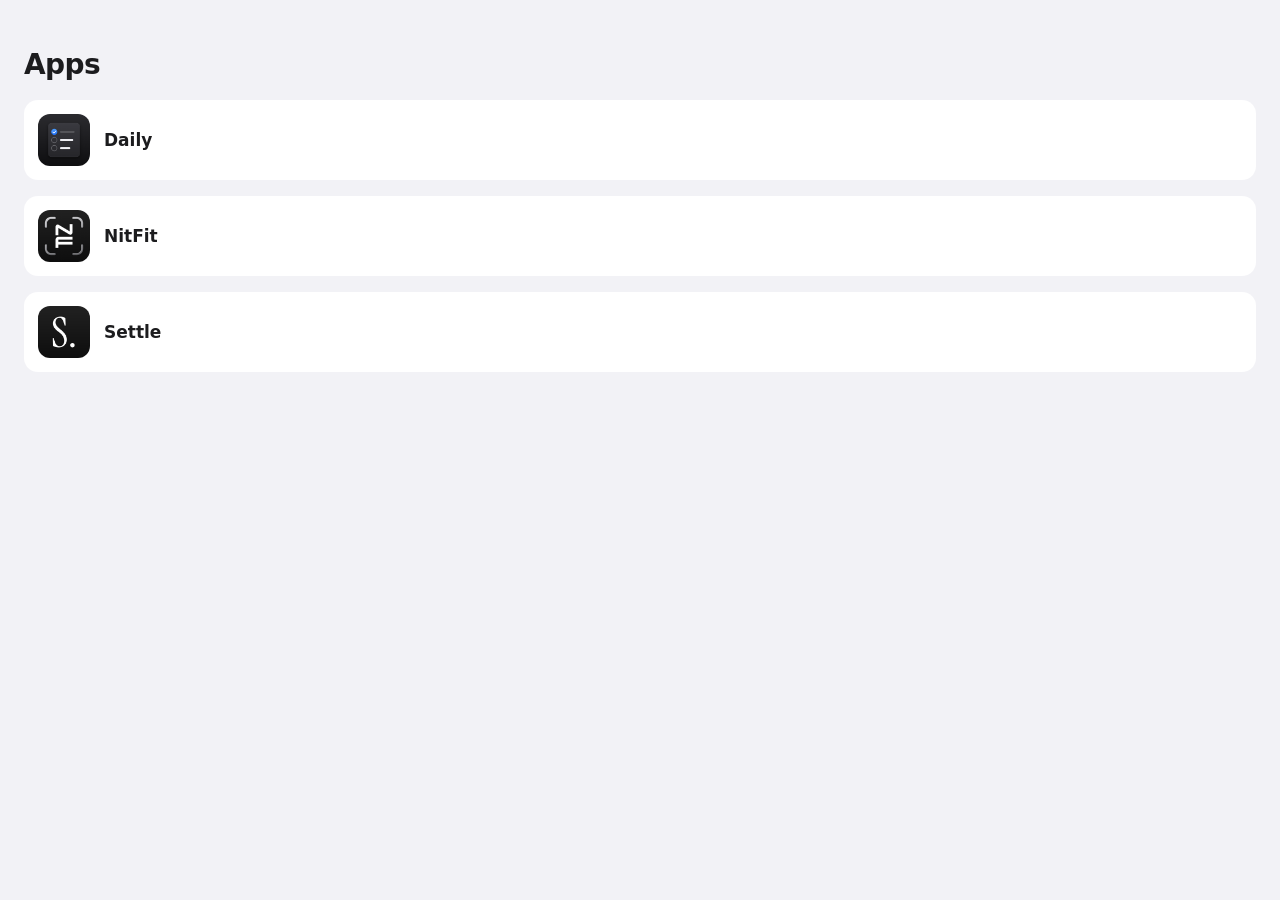
<file: index.html>
<!DOCTYPE html><html lang="en"><head><meta charset="utf-8"><meta name="viewport" content="width=device-width, initial-scale=1"><title>Nit's apps</title>
<style>body{font:17px -apple-system,system-ui,sans-serif;margin:48px 24px;color:#1c1c1e;background:#f2f2f6}h1{font-size:28px;letter-spacing:-.02em}
a{display:flex;align-items:center;gap:14px;padding:14px;margin-top:16px;background:#fff;border-radius:14px;color:#1c1c1e;text-decoration:none;font-weight:600}a img{width:52px;height:52px;border-radius:12px}</style></head>
<body><h1>Apps</h1><a href="daily/"><img src="daily/icons/icon-180.png" alt="">Daily</a><a href="nitfit/"><img src="nitfit/icons/icon-180.png" alt="">NitFit</a><a href="settle/"><img src="settle/icons/icon-180.png" alt="">Settle</a></body></html>
</file>
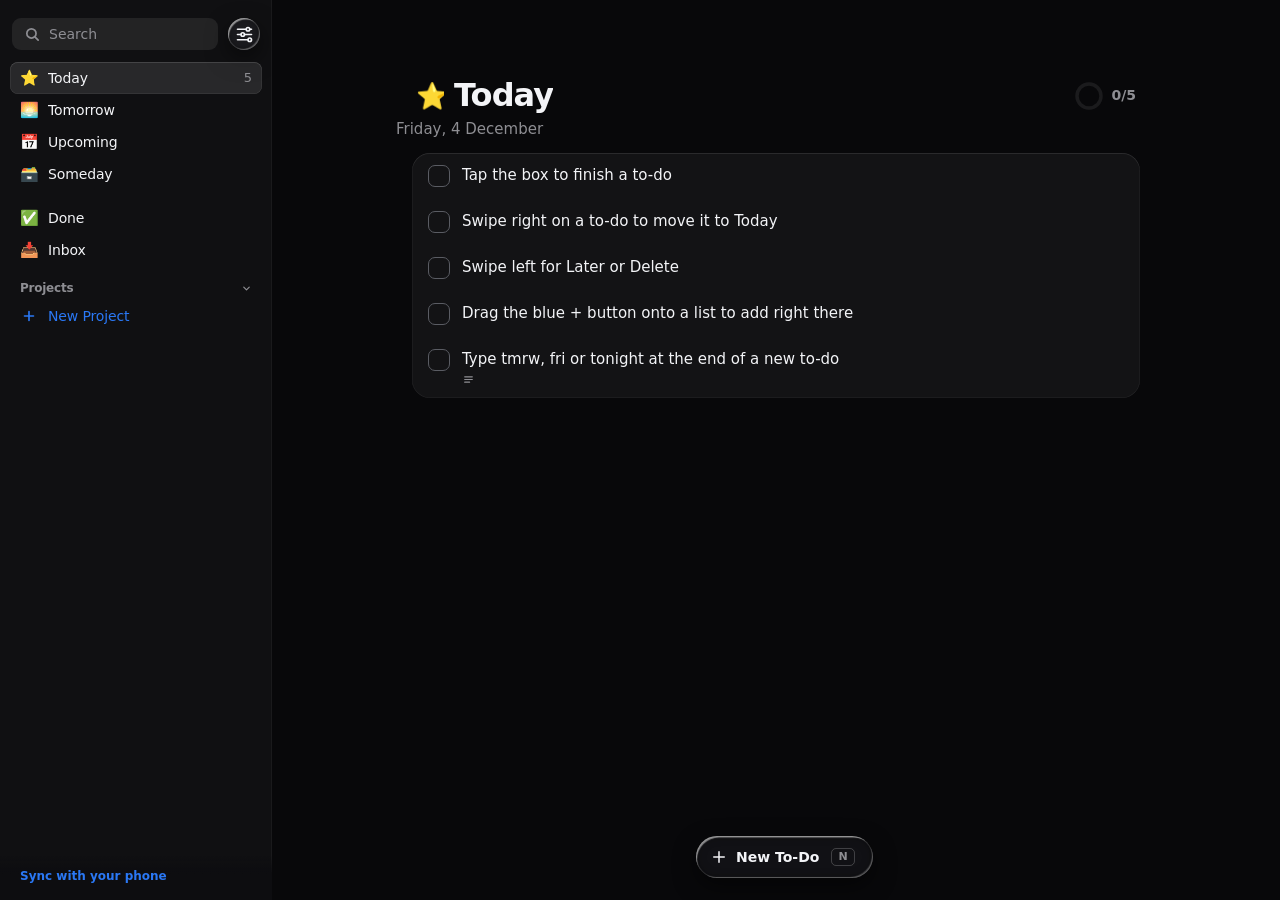
<file: daily/index.html>
<!DOCTYPE html>
<html lang="en">
<head>
<meta charset="utf-8">
<meta name="viewport" content="width=device-width, initial-scale=1, viewport-fit=cover">
<title>Daily</title>
<meta name="apple-mobile-web-app-capable" content="yes">
<meta name="mobile-web-app-capable" content="yes">
<meta name="apple-mobile-web-app-title" content="Daily">
<meta name="apple-mobile-web-app-status-bar-style" content="default">
<meta name="theme-color" content="#f2f2f7" media="(prefers-color-scheme: light)">
<meta name="theme-color" content="#000000" media="(prefers-color-scheme: dark)">
<link rel="manifest" href="manifest.webmanifest">
<link rel="apple-touch-icon" href="icons/icon-180.png">
<link rel="icon" href="icons/icon-192.png">
<link rel="apple-touch-startup-image" media="screen and (device-width: 390px) and (device-height: 844px) and (-webkit-device-pixel-ratio: 3) and (orientation: portrait) and (prefers-color-scheme: light)" href="icons/launch-1170x2532.png">
<link rel="apple-touch-startup-image" media="screen and (device-width: 390px) and (device-height: 844px) and (-webkit-device-pixel-ratio: 3) and (orientation: portrait) and (prefers-color-scheme: dark)" href="icons/launch-1170x2532-dark.png">
<link rel="icon" href="icons/icon-192.png">
<style>
:root{
  --base:#f2f2f7; --card:#ffffff; --solid:#ffffff;
  --card-shadow:0 1px 2px rgba(0,0,0,.04);
  --text:#16171a; --text2:#7d8089; --text3:#b2b5bc;
  --sep:rgba(60,60,67,.13); --fill:rgba(118,118,128,.12); --accent:#2a78f5;
  --inbox:#3d8bf7; --today:#f5bf1d; --tomorrow:#ff8a3d; --upcoming:#f2555a; --someday:#c3a26a; --logbook:#40b663;
  --morning:#f2a93b; --afternoon:#e9784a; --evening:#6c8fca;
  --danger:#ff3b30; --check:#c3c6cc; --scrim:rgba(0,0,0,.12);
  --sat:env(safe-area-inset-top); --sab:env(safe-area-inset-bottom);
  --ease:cubic-bezier(.16,1,.3,1);
}
@media (prefers-color-scheme: dark){
  :root{ --base:#000000; --card:#1c1c1e; --solid:#1c1c1e; --card-shadow:none;
    --text:#f3f4f7; --text2:#8e8e93; --text3:#4f5056;
    --sep:rgba(255,255,255,.1); --fill:rgba(118,118,128,.24); --check:#5a5c63; --scrim:rgba(0,0,0,.14); --danger:#ff453a; }
}
*{box-sizing:border-box;-webkit-tap-highlight-color:transparent;margin:0;padding:0}
html,body{height:100%;background:var(--base);color:var(--text);overflow:hidden;overscroll-behavior:none}
body{font:17px/1.35 -apple-system,BlinkMacSystemFont,"SF Pro Text",system-ui,sans-serif;-webkit-font-smoothing:antialiased;-webkit-user-select:none;user-select:none;-webkit-touch-callout:none}
button{font:inherit;color:inherit;background:none;border:0;cursor:pointer;touch-action:manipulation}
input,textarea,select{font:inherit;color:inherit;-webkit-user-select:text;user-select:text}
svg{display:block}

/* liquid glass, modelled on iOS Control Center / Notification Centre.
   Small buttons (like the torch and camera buttons): almost clear, with a thick lit rim.
   Panels (like notification cards): what's behind shows through blurred and dimmed. */
.gbtn{color:var(--text);background:rgba(255,255,255,.18);
  -webkit-backdrop-filter:blur(2px) saturate(170%) brightness(1.08);backdrop-filter:blur(2px) saturate(170%) brightness(1.08);
  box-shadow:inset 0 0 0 1px rgba(255,255,255,.55),inset 2px 2.5px 1px -1px rgba(255,255,255,.95),inset -2px -2px 1px -1px rgba(255,255,255,.55),
    inset 0 0 8px rgba(0,0,0,.06),0 6px 16px rgba(0,0,0,.14)}
@media (prefers-color-scheme: dark){
  .gbtn{background:rgba(255,255,255,.035);
    -webkit-backdrop-filter:blur(2px) saturate(170%) brightness(1.18);backdrop-filter:blur(2px) saturate(170%) brightness(1.18);
    box-shadow:inset 0 0 0 1px rgba(255,255,255,.14),inset 2px 2.5px 1px -1px rgba(255,255,255,.5),inset -2px -2px 1px -1px rgba(255,255,255,.22),
      inset 0 0 10px rgba(0,0,0,.35),0 8px 22px rgba(0,0,0,.5)}
}
/* Card style "Glass" (new): like Notification Centre cards. Colours and text behind show through, very blurred. */
.gpanel{background:linear-gradient(180deg,rgba(255,255,255,.37),rgba(255,255,255,.27));
  -webkit-backdrop-filter:blur(22px) saturate(200%);backdrop-filter:blur(22px) saturate(200%);
  box-shadow:inset 0 0 0 .5px rgba(255,255,255,.75),inset 0 1.5px 0 rgba(255,255,255,1),inset 1px 0 0 rgba(255,255,255,.45),inset -1px 0 0 rgba(255,255,255,.45),0 24px 60px rgba(0,0,0,.16)}
@media (prefers-color-scheme: dark){
  .gpanel{background:linear-gradient(180deg,rgba(255,255,255,.05),rgba(255,255,255,.015)),rgba(20,20,24,.31);
    -webkit-backdrop-filter:blur(22px) saturate(200%) brightness(1.05);backdrop-filter:blur(22px) saturate(200%) brightness(1.05);
    box-shadow:inset 0 0 0 .5px rgba(255,255,255,.14),inset 0 1.5px 0 rgba(255,255,255,.3),inset 1px 0 0 rgba(255,255,255,.08),inset -1px 0 0 rgba(255,255,255,.08),0 30px 80px rgba(0,0,0,.55)}
}
/* Card style "Default" (the one you liked on 7 Nov): mostly solid dark, only a soft glow comes through */
html[data-card="default"] .gpanel{background:rgba(246,246,248,.80);
  -webkit-backdrop-filter:blur(32px) saturate(170%);backdrop-filter:blur(32px) saturate(170%);
  box-shadow:inset 0 0 0 .5px rgba(255,255,255,.7),inset 0 1px 0 rgba(255,255,255,.95),0 24px 60px rgba(0,0,0,.16)}
@media (prefers-color-scheme: dark){
  html[data-card="default"] .gpanel{background:rgba(26,26,30,.78);
    -webkit-backdrop-filter:blur(32px) saturate(160%);backdrop-filter:blur(32px) saturate(160%);
    box-shadow:inset 0 0 0 .5px rgba(255,255,255,.1),inset 0 1px 0 rgba(255,255,255,.16),0 30px 80px rgba(0,0,0,.6)}
}
/* cards */
.glass{background:var(--card);box-shadow:var(--card-shadow)}

/* screens */
.screen{position:fixed;inset:0;overflow-y:auto;-webkit-overflow-scrolling:touch;overscroll-behavior:contain;background:var(--base);
  padding:calc(var(--sat) + 6px) 0 calc(var(--sab) + 120px);will-change:transform}
#list{padding-top:0;transform:translateX(100%);box-shadow:-10px 0 30px rgba(0,0,0,.08)}
#list.hidden{visibility:hidden}

/* top row */
.top{display:flex;align-items:center;gap:10px;margin:6px 16px 14px}
.search{flex:1;display:flex;align-items:center;gap:8px;border-radius:12px;padding:0 12px;height:40px;color:var(--text2);background:var(--fill)}
.search input{flex:1;border:0;outline:0;background:none;font-size:17px;height:100%;min-width:0}
.search input::placeholder{color:var(--text2)}
.round{width:40px;height:40px;border-radius:20px;display:grid;place-items:center;flex:none}
.round:active{transform:scale(.92)}

/* the Today widget */
.wcard{margin:0 16px 16px;border-radius:22px;overflow:hidden}
.wc-head{display:flex;align-items:center;gap:9px;padding:14px 16px 6px}
.wc-head .ico{width:22px;height:22px}
.wc-title{font-size:17px;font-weight:700;letter-spacing:-.01em;flex:1}
.wc-title small{display:block;font-weight:500;color:var(--text2);font-size:13px;margin-top:1px;letter-spacing:0}
.wl{max-height:176px;overflow-y:auto;-webkit-overflow-scrolling:touch;overscroll-behavior:contain;padding-bottom:6px;
  -webkit-mask-image:linear-gradient(#000 82%,transparent);mask-image:linear-gradient(#000 82%,transparent)}
.wl.short{-webkit-mask-image:none;mask-image:none}
.wcard .row-main{padding:8px 16px}
.wcard .row-title{font-size:16px}
.wcard{transition:box-shadow .2s}
.wcard.drop{box-shadow:var(--glass-shadow),inset 0 0 0 2px var(--accent)}
.done-line{display:flex;align-items:center;gap:8px;padding:10px 16px 4px;font-size:12px;font-weight:600;color:var(--text3);text-transform:uppercase;letter-spacing:.05em}
.done-line::after{content:"";flex:1;height:.5px;background:var(--sep)}
.miss-line{padding:8px 16px 2px;font-size:12px;font-weight:600;color:var(--danger);text-transform:uppercase;letter-spacing:.05em}
.wc-empty{padding:4px 16px 16px;color:var(--text2);font-size:15px}

/* list cards */
.group{margin:0 16px 14px;border-radius:20px;overflow:hidden}
.nav-row{display:flex;align-items:center;gap:13px;width:100%;min-height:50px;padding:0 16px;text-align:left;position:relative;transition:background .15s}
.nav-row:not(:last-child)::after{content:"";position:absolute;left:51px;right:0;bottom:0;height:.5px;background:var(--sep)}
.nav-row:active,.nav-row.drop{background:var(--fill)}
.nav-row.drop{box-shadow:inset 0 0 0 2px var(--accent)}
.nav-row .label{flex:1;font-weight:500;letter-spacing:-.01em;overflow:hidden;text-overflow:ellipsis;white-space:nowrap}
.nav-row .count{color:var(--text2);font-size:15px;font-variant-numeric:tabular-nums}
.nav-row .count.hot{color:#fff;background:var(--upcoming);border-radius:10px;padding:0 7px;font-size:13px;font-weight:600;line-height:20px;margin-right:6px}
.ico{width:22px;height:22px;flex:none}
.emo{display:inline-grid;place-items:center;font-size:19px;line-height:1;font-family:"Apple Color Emoji","Segoe UI Emoji","Noto Color Emoji",sans-serif}
.big-title .emo{font-size:26px}
.sec .emo{font-size:14px}
.parts .emo{width:auto;height:auto;font-size:14px}
.empty .emo{font-size:38px;width:auto;height:auto;margin-bottom:12px;opacity:.9}
.fold{display:flex;align-items:center;justify-content:space-between;width:calc(100% - 32px);margin:6px 16px 8px;padding:0 4px;font-size:20px;font-weight:700;letter-spacing:-.02em}
.fold svg{width:15px;height:15px;color:var(--text2);transition:transform .35s var(--ease)}
.fold.closed svg{transform:rotate(-90deg)}
.foldbox{overflow:hidden;transition:height .38s var(--ease),opacity .3s}
.new-proj{color:var(--accent)}

/* list screen */
.bar{position:sticky;top:0;z-index:3;height:calc(var(--sat) + 50px);padding:var(--sat) 8px 0;display:flex;align-items:center;justify-content:space-between;
  background:transparent;transition:background .2s}
.bar.scrolled{background:color-mix(in srgb,var(--base) 80%,transparent);-webkit-backdrop-filter:blur(24px) saturate(180%);backdrop-filter:blur(24px) saturate(180%);box-shadow:0 .5px 0 var(--sep)}
.bar .mini{position:absolute;left:50%;transform:translateX(-50%);font-weight:600;opacity:0;transition:opacity .2s;max-width:60%;overflow:hidden;text-overflow:ellipsis;white-space:nowrap}
.bar.scrolled .mini{opacity:1}
.back{width:40px;height:40px;border-radius:20px;display:grid;place-items:center;margin-left:6px}
.back:active,.icon-btn:active{transform:scale(.92)}
.icon-btn{width:40px;height:40px;border-radius:20px;display:grid;place-items:center;margin-right:6px}
.big-title{display:flex;align-items:center;gap:10px;padding:6px 20px 4px;font-size:32px;font-weight:700;letter-spacing:-.03em;line-height:1.1}
.big-title .ico{width:28px;height:28px}
.big-title > span{overflow:hidden;text-overflow:ellipsis}
.list-sub{margin:2px 20px 14px 58px;color:var(--text2);font-size:15px}
.list-sub .flame{display:inline-flex;align-items:center;gap:3px;color:#f08a24;font-weight:600}
.list-sub .flame svg{width:14px;height:14px}
.sec{padding:16px 22px 8px;display:flex;align-items:center;gap:7px;font-size:15px;font-weight:600;letter-spacing:-.01em;color:var(--text2)}
.sec .ico{width:17px;height:17px}
.sec.dim{opacity:.7}
.grp{margin:0 16px;border-radius:18px;overflow:hidden;position:relative}
.grp + .grp{margin-top:12px}
.grp:empty{min-height:0;box-shadow:none;background:none;-webkit-backdrop-filter:none;backdrop-filter:none}
.grp.droppable:empty{min-height:12px}

/* rows */
.row{position:relative;overflow:hidden}
.row:not(:last-child)::after{content:"";position:absolute;left:50px;right:0;bottom:0;height:.5px;background:var(--sep);z-index:2}
.row-main{position:relative;z-index:1;display:flex;align-items:flex-start;gap:12px;padding:12px 16px;touch-action:pan-y}
.row-main:active{background:var(--fill)}
.row.sw .row-main,.row.lift .row-main{background:var(--solid)}
.check{flex:none;width:22px;height:22px;border-radius:7px;border:1.6px solid var(--check);display:grid;place-items:center;transition:background .18s var(--ease),border-color .18s,transform .12s;position:relative}
.check::before{content:"";position:absolute;inset:-11px}
.check:active{transform:scale(.86)}
.check svg{opacity:0;transform:scale(.6);transition:opacity .18s,transform .25s var(--ease)}
.row.done .check{background:var(--accent);border-color:var(--accent)}
.row.done .check svg{opacity:1;transform:scale(1)}
.row-text{flex:1;min-width:0}
.row-title{word-wrap:break-word;transition:color .2s}
.row.done .row-title{color:var(--text2)}
.row-meta{display:flex;flex-wrap:wrap;align-items:center;gap:4px 10px;margin-top:3px;font-size:13px;color:var(--text2)}
.row-meta:empty{display:none}
.row-meta .m{display:inline-flex;align-items:center;gap:4px}
.row-meta .due{color:var(--danger);font-weight:500}
.row-meta svg{width:13px;height:13px}
.acts{position:absolute;top:0;bottom:0;display:flex}
.row:not(.sw) .acts{visibility:hidden}
.acts.l{left:0}.acts.r{right:0}
.act{width:76px;display:flex;flex-direction:column;align-items:center;justify-content:center;gap:3px;color:#fff;font-size:12px;font-weight:600}
.act svg{width:20px;height:20px}
.act.today{background:var(--today)}
.act.later{background:#8e8e93}
.act.del{background:var(--danger)}
.row.lift{z-index:10;overflow:visible}
.row.lift .row-main{border-radius:14px;box-shadow:0 12px 30px rgba(0,0,0,.18);transform:scale(1.02)}
.row.shift{transition:transform .22s var(--ease)}
.row.pop .check{animation:pop .4s var(--ease)}
@keyframes pop{0%{transform:scale(.8)}55%{transform:scale(1.16)}100%{transform:scale(1)}}
.empty{padding:50px 40px;text-align:center}
.empty .ico{width:40px;height:40px;margin:0 auto 12px;opacity:.55}
.empty p{font-size:15px;color:var(--text2)}

/* drop gap for the + button */
.gap{height:0;transition:height .2s var(--ease);background:color-mix(in srgb,var(--accent) 12%,transparent);position:relative}
.gap.open{height:46px}
.gap::after{content:"";position:absolute;left:16px;right:16px;top:50%;height:2px;margin-top:-1px;border-radius:1px;background:var(--accent);opacity:.5}

/* liquid glass: see-through, blurred, with light catching the edges */
.lg{background:linear-gradient(160deg,rgba(255,255,255,.88),rgba(255,255,255,.66) 45%,rgba(255,255,255,.78));
  -webkit-backdrop-filter:blur(30px) saturate(180%);backdrop-filter:blur(30px) saturate(180%);
  border:.5px solid rgba(255,255,255,.9);box-shadow:0 18px 50px rgba(0,0,0,.16),inset 0 1px 0 rgba(255,255,255,1)}
@media (prefers-color-scheme: dark){
  .lg{background:linear-gradient(160deg,rgba(255,255,255,.15),rgba(255,255,255,.05) 45%,rgba(255,255,255,.09));
    border:.5px solid rgba(255,255,255,.16);box-shadow:0 22px 60px rgba(0,0,0,.55),inset 0 1px 0 rgba(255,255,255,.22),inset 0 -1px 0 rgba(255,255,255,.04)}
}
/* month grid shared by Upcoming and the date picker (Apple Calendar style) */
.cal{margin:0 16px 6px;border-radius:30px;padding:16px 10px 12px;overflow:hidden}
.cal-h{display:flex;align-items:center;justify-content:space-between;padding:0 10px 12px}
.cal-h b{font-size:20px;font-weight:700;letter-spacing:-.02em}
.cal-h div{display:flex;gap:6px}
.cal-h button{width:36px;height:36px;border-radius:18px;display:grid;place-items:center;color:var(--accent)}
.cal-h button svg{width:11px;height:18px}
.cal-h button:disabled{opacity:.25}
.cal-h button:active{background:var(--fill)}
.cal-g{display:grid;grid-template-columns:repeat(7,1fr);row-gap:2px;text-align:center}
.cal-g .dn{font-size:12px;font-weight:600;color:var(--text2);padding:0 0 8px;letter-spacing:.02em}
.cd{position:relative;height:46px;display:flex;flex-direction:column;align-items:center;justify-content:center;font-size:20px;font-variant-numeric:tabular-nums}
.cd span{width:40px;height:40px;border-radius:20px;display:grid;place-items:center;transition:background .2s,color .2s,transform .25s var(--ease)}
.cd:active span{transform:scale(.86)}
.cd.past{color:var(--text3)}
.cd.today span{background:var(--danger);color:#fff;font-weight:600}
.cd.sel span{background:var(--text);color:var(--base);font-weight:600}
.cd.today.sel span{background:var(--danger);color:#fff}
.cd i{position:absolute;bottom:1px;width:5px;height:5px;border-radius:3px;background:var(--text3)}
.cal-g.slide-l{animation:slideL .32s var(--ease)}
.cal-g.slide-r{animation:slideR .32s var(--ease)}
@keyframes slideL{from{transform:translateX(40px);opacity:0}}
@keyframes slideR{from{transform:translateX(-40px);opacity:0}}
/* date picker popover */
#dpScrim{position:fixed;inset:0;z-index:24;display:none}
#dpScrim.on{display:block}
#dp{position:fixed;left:14px;right:14px;z-index:25;border-radius:38px;padding:20px 12px 16px;opacity:0;transform:scale(.88);pointer-events:none;
  transition:opacity .2s,transform .42s cubic-bezier(.34,1.25,.5,1)}
#dp.on{opacity:1;transform:scale(1);pointer-events:auto}
#dp .cal-h{padding:0 10px 14px}
#dp .cal-h b{font-size:21px}
#dp .cal-h b em{font-style:normal;color:var(--accent);margin-left:6px;font-weight:600}
#dp .cal-g .dn{font-size:13px;padding-bottom:10px}
#dp .cd{height:50px;font-size:22px}
#dp .cd span{width:46px;height:46px;border-radius:23px}
.dp-foot{display:flex;justify-content:space-between;align-items:center;padding:10px 10px 0}
.dp-reset{height:38px;padding:0 18px;border-radius:19px;font-size:16px;font-weight:500}
.dp-ok{width:42px;height:42px;border-radius:21px;display:grid;place-items:center}
.dp-ok svg{width:22px;height:22px}
.dp-reset:active,.dp-ok:active{transform:scale(.93)}
/* Done list: 7 days / 30 days / all time */
.seg{display:flex;margin:0 16px 4px;padding:3px;border-radius:10px;background:var(--fill)}
.seg button{flex:1;height:32px;border-radius:8px;font-size:14px;font-weight:500;transition:background .2s,box-shadow .2s}
.seg button.on{background:var(--solid);box-shadow:0 1px 4px rgba(0,0,0,.12);font-weight:600}
.done-sum{margin:12px 22px 0;font-size:15px;color:var(--text2)}
.done-sum b{color:var(--text);font-size:28px;font-weight:700;letter-spacing:-.02em;margin-right:6px}
/* simple add screen */
.quick{display:flex;flex-wrap:wrap;gap:8px;padding:12px 0 6px;border-top:.5px solid var(--sep)}
.more-btn{display:flex;align-items:center;gap:6px;margin-top:14px;color:var(--accent);font-size:15px;font-weight:500;height:34px}
.more-btn svg{width:14px;height:14px;transition:transform .3s var(--ease)}
.more-btn.open svg{transform:rotate(180deg)}

/* + button */
#fab{position:fixed;z-index:15;width:58px;height:58px;border-radius:29px;display:grid;place-items:center;touch-action:none;
  transition:opacity .2s,scale .25s var(--ease),box-shadow .25s;will-change:transform}
#fab svg{width:24px;height:24px}
#fab.c-br{right:20px;bottom:calc(var(--sab) + 20px)}
#fab.c-bl{left:20px;bottom:calc(var(--sab) + 20px)}
#fab.c-tr{right:20px;top:calc(var(--sat) + 64px)}
#fab.c-tl{left:20px;top:calc(var(--sat) + 64px)}
#fab:active{scale:.93}
#fab.drag{scale:1.1}
#fab.gone{scale:.4;opacity:0;pointer-events:none}
.zone{position:fixed;z-index:14;width:210px;height:210px;margin:-105px 0 0 -105px;border-radius:50%;pointer-events:none;
  background:rgba(255,255,255,.04);-webkit-backdrop-filter:blur(3px) saturate(170%) brightness(1.12);backdrop-filter:blur(3px) saturate(170%) brightness(1.12);
  box-shadow:inset 0 0 0 1px rgba(255,255,255,.18),inset 3px 3px 2px -2px rgba(255,255,255,.45),inset 0 0 30px rgba(255,255,255,.05);
  transform:scale(0);transition:transform .45s cubic-bezier(.34,1.35,.5,1),background .25s}
.zone.near{transform:scale(.55)}
.zone.hot{transform:scale(1);background:rgba(255,255,255,.08)}
.ripple{position:fixed;z-index:14;width:56px;height:56px;margin:-28px 0 0 -28px;border-radius:50%;border:2px solid var(--accent);pointer-events:none;animation:ripple .5s var(--ease) forwards}
@keyframes ripple{from{transform:scale(.6);opacity:.5}to{transform:scale(2);opacity:0}}

/* sheet */
#scrim{position:fixed;inset:0;background:var(--scrim);opacity:0;pointer-events:none;z-index:20}
#sheet{position:fixed;left:6px;right:6px;top:calc(var(--sat) + 12px);bottom:6px;z-index:21;border-radius:40px;overflow:hidden;
  transform:translateY(110%);display:flex;flex-direction:column;visibility:hidden;
  }
.grab{flex:none;padding:8px 0 2px;touch-action:none}
.grab i{display:block;width:36px;height:5px;border-radius:3px;background:var(--text3);margin:0 auto}
.sheet-head{flex:none;display:flex;align-items:center;justify-content:space-between;padding:0 8px 0 12px;height:46px;touch-action:none}
.sheet-head h3{font-size:17px;font-weight:600}
.sheet-body{flex:1;overflow-y:auto;padding:4px 20px calc(var(--sab) + var(--kb,0px) + 40px);overscroll-behavior:contain}
.txt-btn{color:var(--accent);font-size:17px;padding:0 10px;height:44px}
.txt-btn.strong{font-weight:600}
.txt-btn:active{opacity:.4}
.t-title{width:100%;border:0;outline:0;background:none;font-size:22px;font-weight:600;letter-spacing:-.015em;padding:8px 0 4px}
.t-title::placeholder,.t-notes::placeholder{color:var(--text3)}
.t-notes{width:100%;border:0;outline:0;background:none;resize:none;font-size:16px;color:var(--text);min-height:56px;padding:6px 0 10px;line-height:1.4}
.parsed{display:none;margin:2px 0 8px;font-size:13px;color:var(--accent);align-items:center;gap:6px}
.parsed.on{display:flex}
.parsed button{color:var(--text2);font-size:13px;text-decoration:underline}
.field{border-top:.5px solid var(--sep);padding:14px 0 12px}
.field-label{font-size:13px;font-weight:600;color:var(--text2);margin-bottom:10px}
.chips{display:flex;flex-wrap:wrap;gap:8px}
.chip{position:relative;display:inline-flex;align-items:center;gap:6px;height:34px;padding:0 13px;border-radius:17px;background:var(--fill);box-shadow:inset 0 .5px 0 rgba(255,255,255,.18);font-size:15px;font-weight:500;overflow:hidden;transition:background .18s,color .18s}
.chip svg{width:16px;height:16px}
.chip.on{background:var(--accent);color:#fff}
.chip.on.c-today{background:var(--today);color:#1c1c1e}
.chip.on.c-tmrw{background:var(--tomorrow)}
.chip.on.c-some{background:var(--someday)}
.chip.on.c-due{background:var(--danger)}
.chip:active{transform:scale(.95)}
.chip input[type=date]{position:absolute;inset:0;opacity:0;width:100%;height:100%;font-size:16px}
.parts{display:flex;gap:6px;margin-top:10px;padding:3px;border-radius:12px;background:var(--fill)}
.parts button{flex:1;height:32px;border-radius:9px;font-size:14px;font-weight:500;display:flex;align-items:center;justify-content:center;gap:5px;transition:background .2s,box-shadow .2s}
.parts button svg{width:14px;height:14px}
.parts button.on{background:var(--solid);box-shadow:0 1px 4px rgba(0,0,0,.12);font-weight:600}
.days{display:flex;gap:7px;margin-top:12px}
.dayb{width:38px;height:38px;border-radius:19px;background:var(--fill);font-size:14px;font-weight:600}
.dayb.on{background:var(--accent);color:#fff}
.select{width:100%;height:42px;border-radius:12px;background:var(--fill);border:0;padding:0 12px;font-size:16px;-webkit-appearance:none;appearance:none}
.danger-btn{width:100%;height:46px;border-radius:14px;background:var(--fill);color:var(--danger);font-weight:600;margin-top:18px}
.danger-btn:active{opacity:.7}
.plain-input{width:100%;height:46px;border-radius:14px;background:var(--fill);border:0;outline:0;padding:0 14px;font-size:17px}
.note{font-size:14px;color:var(--text2);line-height:1.45;margin-top:10px}
.set-row{display:flex;align-items:center;gap:12px;width:100%;min-height:50px;text-align:left;border-bottom:.5px solid var(--sep)}
.set-row .ico{color:var(--accent)}
.set-row > svg{width:22px;height:22px;flex:none;color:var(--accent)}
.set-row.danger > svg{color:var(--danger)}
.set-row:active{opacity:.5}

/* ring */
.tring{display:flex;align-items:center;gap:7px;font-size:14px;font-weight:600;color:var(--text2);letter-spacing:0;margin-left:auto}
.tring svg{width:26px;height:26px;transform:rotate(-90deg)}
.big-title .tring svg{width:30px;height:30px}
.tring .bar{transition:stroke-dashoffset .6s var(--ease),stroke .3s}
.tring.full{color:var(--logbook)}
.tring.full .bar{stroke:var(--logbook)}
.tring.cele{animation:pop .5s var(--ease)}

/* morning plan */
.greet{font-size:28px;font-weight:700;letter-spacing:-.02em;margin:4px 0 2px}
.plan-item{display:flex;align-items:center;gap:10px;padding:12px 0;border-bottom:.5px solid var(--sep);transition:opacity .22s,transform .22s}
.plan-item.gone{opacity:0;transform:translateX(40px)}
.pt{flex:1;min-width:0;word-wrap:break-word}
.pt small{display:block;color:var(--text2);font-size:13px;margin-top:2px}
.pb{display:flex;gap:6px;flex:none}
.pb button{height:32px;padding:0 12px;border-radius:16px;background:var(--fill);font-size:14px;font-weight:600}
.pb .ptoday{background:var(--today);color:#1c1c1e}
.pb button:active{transform:scale(.94)}

/* toast */
#toast{position:fixed;left:50%;bottom:calc(var(--sab) + 96px);transform:translate(-50%,20px);opacity:0;z-index:30;color:#fff;background:rgba(40,40,44,.94);
  padding:10px 16px;border-radius:20px;font-size:15px;font-weight:500;pointer-events:none;transition:opacity .2s,transform .3s var(--ease);white-space:nowrap}
#toast.on{opacity:1;transform:translate(-50%,0)}

@media (prefers-reduced-motion: reduce){ .check svg,.chip,#fab,.foldbox,.gap{transition:none} }

/* ===== Done: days as glass notifications, older months stack like the Lock Screen ===== */
.hcal svg{width:21px;height:21px}
.dz{padding:2px 12px 140px}
.dcard{--g:#141417;border-radius:24px;margin-bottom:9px;position:relative;transform-origin:50% 100%;
  background:var(--g);
  box-shadow:inset 0 0 0 .5px rgba(255,255,255,.13),inset 0 1px 0 rgba(255,255,255,.16),0 10px 30px rgba(0,0,0,.22)}
@media (prefers-color-scheme: light){
  .dcard{--g:#f8f8fb;box-shadow:inset 0 0 0 .5px rgba(255,255,255,.75),inset 0 1px 0 rgba(255,255,255,.95),0 10px 30px rgba(40,40,80,.10)}
}
.dc-head{display:flex;align-items:flex-start;gap:12px;padding:13px 15px 13px 13px;cursor:pointer}
.dc-tile{position:relative;flex:none;width:40px;height:40px;border-radius:10px;background:#fff;color:#111;display:flex;flex-direction:column;align-items:center;justify-content:center;line-height:1;box-shadow:0 1px 3px rgba(0,0,0,.18)}
.dc-tile em{font-style:normal;font-size:8.5px;font-weight:700;letter-spacing:.06em;color:#ff3b30;margin-bottom:2px}
.dc-tile b{font-size:19px;font-weight:600;letter-spacing:-.02em}
.dc-tile .ok{position:absolute;right:-5px;bottom:-5px;width:18px;height:18px;border-radius:9px;background:var(--logbook);display:grid;place-items:center;box-shadow:0 0 0 2px rgba(0,0,0,.25)}
.dc-tile .ok svg{width:11px;height:11px}
.dc-main{flex:1;min-width:0}
.dc-top{display:flex;align-items:baseline;gap:8px}
.dc-top b{flex:1;min-width:0;font-size:15.5px;font-weight:600;letter-spacing:-.01em;white-space:nowrap;overflow:hidden;text-overflow:ellipsis}
.dc-when{font-size:13px;color:var(--text2);flex:none}
.dc-line{font-size:15px;margin-top:2px;letter-spacing:-.01em}
.dc-line .nf{color:var(--text2)}
.dc-prev{font-size:14px;color:var(--text2);margin-top:2px;white-space:nowrap;overflow:hidden;text-overflow:ellipsis;transition:opacity .25s}
.dc-more{font-size:13px;color:var(--text2);margin-top:3px}
.dcard.open .dc-prev{opacity:0;height:0;margin:0}
.dc-mini{display:none}
.dc-body{display:grid;grid-template-rows:0fr;transition:grid-template-rows .5s cubic-bezier(.2,.9,.25,1)}
.dcard.open .dc-body{grid-template-rows:1fr}
.dc-body > div{overflow:hidden;min-height:0}
.dc-sec{padding:11px 16px 3px;font-size:12px;font-weight:600;text-transform:uppercase;letter-spacing:.05em;color:var(--text2);border-top:.5px solid var(--sep)}
.dcard .grp{margin:0;border-radius:0;box-shadow:none;background:none}
.dcard .grp + .grp{margin-top:0}
.dcard .row-main:active{background:rgba(127,127,127,.12)}
.dcard.flash{animation:dflash 1.2s ease}
@keyframes dflash{0%,100%{box-shadow:inset 0 0 0 .5px rgba(255,255,255,.13),0 10px 30px rgba(0,0,0,.22)}25%{box-shadow:inset 0 0 0 2px var(--accent),0 10px 30px rgba(0,0,0,.22)}}
.dstack,.ds-cards{transform-origin:50% 100%}
.ds-h{display:flex;align-items:center;justify-content:space-between;padding:20px 6px 10px;min-height:32px}
.ds-h span{font-size:20px;font-weight:700;letter-spacing:-.02em}
.ds-h small{font-size:14px;font-weight:500;color:var(--text2);letter-spacing:0;margin-left:7px}
.ds-less{font-size:14px;font-weight:600;color:var(--text);border-radius:16px;padding:6px 13px;background:rgba(127,127,127,.22)}
.dstack:not(.open) .ds-less,.dstack.open .dc-more{display:none}
.ds-cards{position:relative;z-index:0}
/* the stack: top day in full, the next two tucked under it as slim cards */
.dstack:not(.open) .ds-cards{cursor:pointer}
.dstack:not(.open) .dcard{margin-bottom:0}
.dstack:not(.open) .dc-body{grid-template-rows:0fr}
.dstack:not(.open) .dcard:nth-child(n+2){transform-origin:50% 0;pointer-events:none}
.dstack:not(.open) .dcard:nth-child(n+2) .dc-head{display:none}
.dstack:not(.open) .dcard:nth-child(n+2) .dc-mini{display:flex;align-items:center;gap:8px;padding:14px 16px 7px;font-size:13.5px;color:var(--text2);white-space:nowrap;overflow:hidden}
.dc-mini .t{width:18px;height:18px;border-radius:5px;background:#fff;color:#111;font-size:10px;font-weight:700;display:grid;place-items:center;flex:none}
.dc-mini b{color:var(--text);font-weight:600;opacity:.85}
.dc-mini span{overflow:hidden;text-overflow:ellipsis}
.dstack:not(.open) .dcard:nth-child(2){margin-top:-10px;transform:scale(.95);z-index:-1;opacity:.92}
.dstack:not(.open) .dcard:nth-child(3){margin-top:-24px;transform:scale(.9);z-index:-2;opacity:.7}
.dstack:not(.open) .dcard:nth-child(3) > *{opacity:0}
.dstack:not(.open) .dcard:nth-child(n+4){display:none}


/* ===== Laptop: sidebar + main pane, always dark, glass panels ===== */
.steps{margin:10px 0 14px 20px;font-size:15px;line-height:1.45;color:var(--text)}
.steps li{margin-bottom:10px}
.steps a{color:var(--accent);text-decoration:none;font-weight:600;white-space:nowrap}
.field{display:block;width:100%;height:46px;border-radius:12px;border:0;outline:0;padding:0 14px;margin:0 0 10px;background:var(--fill);font-size:16px}
.primary{display:block;width:100%;height:48px;border-radius:14px;background:var(--accent);color:#fff;font-weight:600;font-size:17px;margin-top:4px}
.primary:disabled{opacity:.6}
.note.err,[data-syncstate].err{color:var(--danger)}
.set-row.danger{color:var(--danger)}
#newBtn,#sideSync{display:none}
html.wide{--side:272px;--card:rgba(255,255,255,.055);--fill:rgba(255,255,255,.08)}
html.wide body{background:#08080a;font-size:15px}
html.wide #home{right:auto;width:var(--side);transform:none !important;padding:14px 0 70px;background:rgba(255,255,255,.035);
  box-shadow:inset -.5px 0 0 rgba(255,255,255,.09);will-change:auto}
html.wide #list{left:var(--side);transform:none !important;visibility:visible !important;box-shadow:none;background:#08080a;padding-bottom:110px;will-change:auto}
html.wide #fab,html.wide .wcard,html.wide .back{display:none !important}
html.wide .top{margin:4px 12px 12px}
html.wide .search{height:32px;border-radius:9px;font-size:14px}
html.wide .search{min-width:0}
html.wide .search input{font-size:14px;width:100%}
html.wide .round{width:32px;height:32px;border-radius:16px}
html.wide .group{background:none !important;box-shadow:none !important;margin:0 10px 12px;border-radius:0;overflow:visible}
html.wide .nav-row{min-height:32px;border-radius:8px;padding:0 10px;gap:10px;font-size:14px}
html.wide .nav-row::after{display:none}
html.wide .nav-row:hover{background:rgba(255,255,255,.05)}
html.wide .nav-row.active{background:rgba(255,255,255,.1);box-shadow:inset 0 0 0 .5px rgba(255,255,255,.12),inset 0 1px 0 rgba(255,255,255,.08)}
html.wide .nav-row .ico{width:18px;height:18px}
html.wide .nav-row .emo{font-size:15px}
html.wide .nav-row .count{font-size:13px}
html.wide .fold{font-size:12px;font-weight:600;color:var(--text2);margin:14px 10px 4px;padding:0 10px;width:calc(100% - 20px)}
html.wide .fold svg{width:11px;height:11px}
html.wide #sideSync{display:block;position:fixed;left:0;bottom:0;width:var(--side);padding:12px 20px 16px;font-size:12px;color:var(--text2);
  background:linear-gradient(transparent,#0d0d10 40%)}
html.wide #sideSync button{color:var(--accent);font-size:12px;font-weight:600}
html.wide .bar{height:52px;padding:0 24px;justify-content:flex-end}
html.wide .bar,html.wide .big-title,html.wide .list-sub,html.wide .rows{max-width:760px;margin-left:auto;margin-right:auto}
html.wide .big-title{padding-top:26px}
html.wide .grp.glass,html.wide .dcard,html.wide .group.glass{backdrop-filter:none;-webkit-backdrop-filter:none}
html.wide .grp.glass{background:rgba(255,255,255,.045);box-shadow:inset 0 0 0 .5px rgba(255,255,255,.08),inset 0 1px 0 rgba(255,255,255,.06)}
html.wide .row-main{cursor:default}
html.wide .row-main:hover{background:rgba(255,255,255,.035)}
html.wide .row-title{font-size:15px}
html.wide #newBtn{display:flex;align-items:center;gap:8px;position:fixed;left:calc(var(--side) + (100vw - var(--side)) / 2 - 80px);bottom:22px;z-index:6;
  height:42px;padding:0 18px 0 14px;border-radius:21px;font-size:14px;font-weight:600}
html.wide #newBtn svg{width:18px;height:18px}
html.wide #newBtn kbd{font:inherit;font-size:11px;color:var(--text2);border:.5px solid rgba(255,255,255,.2);border-radius:5px;padding:1px 6px;margin-left:4px}
html.wide #newBtn.gone{opacity:0;pointer-events:none}
html.wide #sheet{left:50%;right:auto;width:560px;margin-left:-280px;top:10vh;bottom:auto;height:min(640px,80vh);border-radius:26px;transition:opacity .2s}
html.wide #dp{z-index:30}
</style>
</head>
<body>
<section class="screen" id="home"></section>
<section class="screen hidden" id="list"></section>
<button id="newBtn" class="gbtn" aria-label="New to-do"><svg viewBox="0 0 24 24" fill="none" stroke="currentColor" stroke-width="2" stroke-linecap="round"><path d="M12 5v14M5 12h14"/></svg><span>New To-Do</span><kbd>N</kbd></button>
<div id="sideSync"></div>
<button id="fab" class="c-br gbtn" aria-label="New to-do"><svg viewBox="0 0 24 24" fill="none" stroke="currentColor" stroke-width="2" stroke-linecap="round"><path d="M12 5v14M5 12h14"/></svg></button>
<div class="zone" data-z="tl" style="left:0;top:0"></div><div class="zone" data-z="tr" style="left:100%;top:0"></div>
<div class="zone" data-z="bl" style="left:0;top:100%"></div><div class="zone" data-z="br" style="left:100%;top:100%"></div>
<div id="scrim"></div>
<div id="sheet" class="gpanel" role="dialog"><div class="grab"><i></i></div><div class="sheet-head"></div><div class="sheet-body"></div></div>
<div id="toast"></div>

<script>
(() => {
"use strict";
/* ================= storage ================= */
const KEY = "nit.daily.v1";
let db;
const SPARE = KEY + ".spare";   // a second copy of your to-dos, refreshed once a day
function load(){
  const read = k => { try { const s = localStorage.getItem(k); if (!s) return null; const d = JSON.parse(s); return d && Array.isArray(d.tasks) ? d : null; } catch(e){ return null; } };
  const main = read(KEY); if (main) return main;
  // the main copy is missing or can't be read: keep whatever is there safe, then use the spare
  try { const raw = localStorage.getItem(KEY); if (raw) localStorage.setItem(KEY + ".broken-" + Date.now(), raw); } catch(e){}
  return read(SPARE) || { v:2, tasks:[], projects:[], seeded:false };
}
db = load();
try { if (db.tasks.length && localStorage.getItem(SPARE + "Day") !== new Date().toDateString()){ localStorage.setItem(SPARE, JSON.stringify(db)); localStorage.setItem(SPARE + "Day", new Date().toDateString()); } } catch(e){}
// older versions used "evening: true"; now every task can be morning, afternoon or evening
db.tasks.forEach(t => { if (t.part === undefined){ t.part = t.evening ? "evening" : null; } delete t.evening; });
db.ui = db.ui || { projOpen: true }; db.ui.fabCorner = db.ui.fabCorner || "br"; db.ui.doneRange = db.ui.doneRange || "7"; db.ui.card = db.ui.card || "glass";
document.documentElement.dataset.card = db.ui.card;
/* laptop: a wide window with a mouse gets the sidebar layout, always dark */
const WIDE_Q = matchMedia("(min-width: 900px) and (hover: hover) and (pointer: fine)");
var WIDE = WIDE_Q.matches;
WIDE_Q.addEventListener && WIDE_Q.addEventListener("change", () => location.reload());
if (WIDE){
  document.documentElement.classList.add("wide"); document.documentElement.style.colorScheme = "dark";
  let css = "";
  for (const sh of document.styleSheets){ let rules; try { rules = sh.cssRules; } catch(e){ continue; }
    for (let i = rules.length - 1; i >= 0; i--){ const r = rules[i]; if (r.media && /prefers-color-scheme:\s*light/.test(r.media.mediaText)) sh.deleteRule(i); }
    for (const r of rules) if (r.media && /prefers-color-scheme:\s*dark/.test(r.media.mediaText)) for (const x of r.cssRules) css += x.cssText + "\n"; }
  // the dark look always, then the laptop styles again so they keep the last word
  const wideCss = [...document.styleSheets].flatMap(sh => { try { return [...sh.cssRules]; } catch(e){ return []; } }).filter(r => r.selectorText && r.selectorText.includes("html.wide")).map(r => r.cssText).join("\n");
  const st = document.createElement("style"); st.textContent = css + "\n" + wideCss; document.head.appendChild(st);
}
function save(){
  try { logDay(); } catch(e){}
  try { if (snap) stamp(); } catch(e){}
  try { localStorage.setItem(KEY, JSON.stringify(db)); } catch(e){ toast("Couldn't save. Storage is full or blocked."); }
  if (sync) syncSoon();
}
if (navigator.storage && navigator.storage.persist) { try { navigator.storage.persist(); } catch(e){} }
const uid = () => Date.now().toString(36) + Math.random().toString(36).slice(2,7);

/* ================= dates ================= */
const pad = n => String(n).padStart(2,"0");
const ymd = d => `${d.getFullYear()}-${pad(d.getMonth()+1)}-${pad(d.getDate())}`;
const parseYmd = s => { const [y,m,d] = s.split("-").map(Number); return new Date(y, m-1, d); };
const T = () => ymd(new Date());
const TM = () => addDays(T(), 1);
const addDays = (s,n) => { const d = parseYmd(s); d.setDate(d.getDate()+n); return ymd(d); };
const dayDiff = (a,b) => Math.round((parseYmd(b) - parseYmd(a)) / 864e5);
const DOW = ["Sunday","Monday","Tuesday","Wednesday","Thursday","Friday","Saturday"];
const DOWS = ["Sun","Mon","Tue","Wed","Thu","Fri","Sat"];
const MON = ["Jan","Feb","Mar","Apr","May","Jun","Jul","Aug","Sep","Oct","Nov","Dec"];
const MONL = ["January","February","March","April","May","June","July","August","September","October","November","December"];
function shortDay(s){
  const diff = dayDiff(T(), s), d = parseYmd(s);
  if (diff === 0) return "Today"; if (diff === 1) return "Tomorrow"; if (diff === -1) return "Yesterday";
  if (diff > 1 && diff < 7) return DOWS[d.getDay()];
  return `${d.getDate()} ${MON[d.getMonth()]}`;
}
function longDay(s){
  const diff = dayDiff(T(), s), d = parseYmd(s);
  if (diff === 0) return "Today"; if (diff === 1) return "Tomorrow"; if (diff === -1) return "Yesterday";
  if (diff > 1 && diff < 7) return DOW[d.getDay()];
  return `${DOWS[d.getDay()]} ${d.getDate()} ${MON[d.getMonth()]}`;
}

/* ================= icons ================= */
const I = {
  inbox:`<svg class="ico" viewBox="0 0 24 24" fill="none" stroke="var(--inbox)" stroke-width="2" stroke-linejoin="round" stroke-linecap="round"><path d="M3 13l2.6-7.2A2 2 0 0 1 7.5 4.5h9a2 2 0 0 1 1.9 1.3L21 13v5a2 2 0 0 1-2 2H5a2 2 0 0 1-2-2z"/><path d="M3 13h5l1.5 2.5h5L16 13h5"/></svg>`,
  today:`<svg class="ico" viewBox="0 0 24 24"><path fill="var(--today)" d="M12 2.8l2.75 5.6 6.15.9-4.45 4.33 1.05 6.12L12 16.86 6.5 19.75l1.05-6.12L3.1 9.3l6.15-.9z"/></svg>`,
  tomorrow:`<svg class="ico" viewBox="0 0 24 24"><path fill="var(--tomorrow)" d="M12 8.5a6.5 6.5 0 0 1 6.5 6.5h-13A6.5 6.5 0 0 1 12 8.5z"/><path d="M3 18.5h18M12 3.5v2M5.2 6.2l1.4 1.4M18.8 6.2l-1.4 1.4" stroke="var(--tomorrow)" stroke-width="2" stroke-linecap="round"/></svg>`,
  upcoming:`<svg class="ico" viewBox="0 0 24 24"><rect x="3" y="4.5" width="18" height="16" rx="3.2" fill="var(--upcoming)"/><rect x="3" y="4.5" width="18" height="5" rx="2" fill="#000" opacity=".13"/><path d="M7.5 13h2M11 13h2M14.5 13h2M7.5 16.5h2M11 16.5h2" stroke="#fff" stroke-width="1.8" stroke-linecap="round"/></svg>`,
  someday:`<svg class="ico" viewBox="0 0 24 24"><rect x="3" y="4" width="18" height="5" rx="1.6" fill="var(--someday)"/><path d="M4.5 10h15v8a2 2 0 0 1-2 2h-11a2 2 0 0 1-2-2z" fill="var(--someday)" opacity=".7"/><path d="M10 13.5h4" stroke="#fff" stroke-width="1.8" stroke-linecap="round"/></svg>`,
  logbook:`<svg class="ico" viewBox="0 0 24 24"><rect x="3.5" y="3.5" width="17" height="17" rx="4.5" fill="var(--logbook)"/><path d="M8 12.3l2.7 2.7L16.2 9.4" stroke="#fff" stroke-width="2.2" fill="none" stroke-linecap="round" stroke-linejoin="round"/></svg>`,
  morning:`<svg class="ico" viewBox="0 0 24 24" fill="none" stroke="var(--morning)" stroke-width="2" stroke-linecap="round"><circle cx="12" cy="12" r="4" fill="var(--morning)"/><path d="M12 2.5v2M12 19.5v2M2.5 12h2M19.5 12h2M5.3 5.3l1.4 1.4M17.3 17.3l1.4 1.4M5.3 18.7l1.4-1.4M17.3 6.7l1.4-1.4"/></svg>`,
  afternoon:`<svg class="ico" viewBox="0 0 24 24"><circle cx="12" cy="12" r="6.5" fill="var(--afternoon)"/></svg>`,
  evening:`<svg class="ico" viewBox="0 0 24 24"><path fill="var(--evening)" d="M20.3 14.6A8.5 8.5 0 0 1 9.4 3.7a8.5 8.5 0 1 0 10.9 10.9z"/></svg>`,
  check:`<svg width="14" height="14" viewBox="0 0 24 24" fill="none" stroke="#fff" stroke-width="3.4" stroke-linecap="round" stroke-linejoin="round"><path d="M5 12.5l4.5 4.5L19 7.5"/></svg>`,
  back:`<svg width="12" height="20" viewBox="0 0 13 21" fill="none" stroke="currentColor" stroke-width="2.6" stroke-linecap="round" stroke-linejoin="round"><path d="M10.5 2L2.5 10.5l8 8.5"/></svg>`,
  search:`<svg width="17" height="17" viewBox="0 0 24 24" fill="none" stroke="currentColor" stroke-width="2.4" stroke-linecap="round"><circle cx="10.5" cy="10.5" r="6.5"/><path d="M20 20l-4.6-4.6"/></svg>`,
  gear:`<svg width="21" height="21" viewBox="0 0 24 24" fill="none" stroke="currentColor" stroke-width="1.9" stroke-linecap="round"><path d="M4 6h10M18 6h2M4 12h4M12 12h8M4 18h12"/><circle cx="16" cy="6" r="2"/><circle cx="10" cy="12" r="2"/><circle cx="18" cy="18" r="2"/></svg>`,
  more:`<svg width="22" height="22" viewBox="0 0 24 24" fill="currentColor"><circle cx="6" cy="12" r="1.8"/><circle cx="12" cy="12" r="1.8"/><circle cx="18" cy="12" r="1.8"/></svg>`,
  chev:`<svg viewBox="0 0 24 24" fill="none" stroke="currentColor" stroke-width="2.6" stroke-linecap="round" stroke-linejoin="round"><path d="M6 9l6 6 6-6"/></svg>`,
  flag:`<svg viewBox="0 0 24 24" fill="currentColor"><path d="M5 21V4.5h10.2l.6 2H20v9h-6.6l-.6-2H7V21z"/></svg>`,
  notes:`<svg viewBox="0 0 24 24" fill="none" stroke="currentColor" stroke-width="2.2" stroke-linecap="round"><path d="M5 7h14M5 12h14M5 17h9"/></svg>`,
  cal:`<svg viewBox="0 0 24 24" fill="none" stroke="currentColor" stroke-width="2" stroke-linejoin="round"><rect x="3.5" y="5" width="17" height="15.5" rx="3"/><path d="M3.5 10h17M8 3v4M16 3v4"/></svg>`,
  star:`<svg viewBox="0 0 24 24" fill="currentColor"><path d="M12 2.8l2.75 5.6 6.15.9-4.45 4.33 1.05 6.12L12 16.86 6.5 19.75l1.05-6.12L3.1 9.3l6.15-.9z"/></svg>`,
  sunrise:`<svg viewBox="0 0 24 24" fill="currentColor"><path d="M12 8.5a6.5 6.5 0 0 1 6.5 6.5h-13A6.5 6.5 0 0 1 12 8.5z"/><path d="M3 18.5h18" stroke="currentColor" stroke-width="2" stroke-linecap="round"/></svg>`,
  box:`<svg viewBox="0 0 24 24" fill="currentColor"><rect x="3" y="4" width="18" height="5" rx="1.6"/><path d="M4.5 10h15v8a2 2 0 0 1-2 2h-11a2 2 0 0 1-2-2z" opacity=".75"/></svg>`,
  clock:`<svg viewBox="0 0 24 24" fill="none" stroke="currentColor" stroke-width="2.2" stroke-linecap="round"><circle cx="12" cy="12" r="8.5"/><path d="M12 7.5V12l3 2"/></svg>`,
  trash:`<svg viewBox="0 0 24 24" fill="none" stroke="currentColor" stroke-width="2.2" stroke-linecap="round" stroke-linejoin="round"><path d="M4 7h16M9 7V4.5h6V7M6.5 7l1 13h9l1-13"/></svg>`,
  repeat:`<svg viewBox="0 0 24 24" fill="none" stroke="currentColor" stroke-width="2.2" stroke-linecap="round" stroke-linejoin="round"><path d="M17 3l3 3-3 3M20 6H8a4 4 0 0 0-4 4v1M7 21l-3-3 3-3M4 18h12a4 4 0 0 0 4-4v-1"/></svg>`,
  flame:`<svg viewBox="0 0 24 24" fill="currentColor"><path d="M12 22c-4.2 0-7-2.9-7-6.8 0-3.1 1.9-5.3 3.6-7.2.3 1.6 1.1 2.8 2.4 3.4-.3-3.6 1.3-6.7 4-8.4-.3 2.6.7 4.4 2.3 6.2 1.4 1.6 2.7 3.4 2.7 6 0 4-2.8 6.8-8 6.8z"/></svg>`,
  plusSmall:`<svg class="ico" viewBox="0 0 24 24" fill="none" stroke="currentColor" stroke-width="2.2" stroke-linecap="round"><path d="M12 6v12M6 12h12"/></svg>`,
  export:`<svg class="ico" viewBox="0 0 24 24" fill="none" stroke="currentColor" stroke-width="2" stroke-linecap="round" stroke-linejoin="round"><path d="M12 15V3.5M7.5 8L12 3.5 16.5 8M5 12v6.5A2 2 0 0 0 7 20.5h10a2 2 0 0 0 2-2V12"/></svg>`,
  import:`<svg class="ico" viewBox="0 0 24 24" fill="none" stroke="currentColor" stroke-width="2" stroke-linecap="round" stroke-linejoin="round"><path d="M12 3.5V15M7.5 10.5L12 15l4.5-4.5M5 15v3.5A2 2 0 0 0 7 20.5h10a2 2 0 0 0 2-2V15"/></svg>`,
};
// list icons are real emoji, so on an iPhone they are Apple's own emoji
const emo = (e) => `<span class="ico emo">${e}</span>`;
Object.assign(I, { today: emo("⭐️"), tomorrow: emo("🌅"), upcoming: emo("📅"), someday: emo("🗃️"), logbook: emo("✅"), inbox: emo("📥"),
  morning: emo("☀️"), afternoon: emo("🌤️"), evening: emo("🌙") });
const small = (svg, color) => svg.replace("<svg", `<svg style="color:${color}"`);
function pie(frac, color="var(--accent)"){
  const r = 8, c = 12, a = Math.min(.9999, Math.max(0, frac)) * Math.PI * 2;
  const x = c + r*Math.sin(a), y = c - r*Math.cos(a), large = a > Math.PI ? 1 : 0;
  const wedge = frac > 0 ? `<path d="M${c} ${c} L${c} ${c-r} A${r} ${r} 0 ${large} 1 ${x.toFixed(2)} ${y.toFixed(2)}Z" fill="${color}"/>` : "";
  return `<svg class="ico" viewBox="0 0 24 24"><circle cx="12" cy="12" r="9.5" fill="none" stroke="${color}" stroke-width="1.8"/>${wedge}</svg>`;
}
const esc = s => String(s ?? "").replace(/[&<>"']/g, c => ({"&":"&amp;","<":"&lt;",">":"&gt;",'"':"&quot;","'":"&#39;"}[c]));

/* ================= first-run tips ================= */
if (!db.seeded && db.tasks.length === 0){
  const now = Date.now();
  [["Tap the box to finish a to-do",""],["Swipe right on a to-do to move it to Today",""],["Swipe left for Later or Delete",""],
   ["Drag the blue + button onto a list to add right there",""],["Type tmrw, fri or tonight at the end of a new to-do","It schedules itself"]]
   .forEach((t,i) => db.tasks.push({ id:uid(), title:t[0], notes:t[1], when:T(), part:null, deadline:null, projectId:null, done:false, doneAt:null, createdAt:now+i, order:now+i, tip:true }));
  db.seeded = true; save();
}
/* ================= sync: phone and laptop share one private file in your GitHub ================= */
const SYNC = KEY + ".sync";
var sync = null; try { sync = JSON.parse(localStorage.getItem(SYNC) || "null"); } catch(e){}
if (sync) sync.etag = null;
const saveSync = () => { try { localStorage.setItem(SYNC, JSON.stringify(sync)); } catch(e){} };
var snap = new Map();                                   // what each to-do and project looked like at the last save
const sig = x => { const { u, ...rest } = x; return JSON.stringify(rest); };
function takeSnap(){ snap = new Map(); db.tasks.forEach(t => snap.set("t:" + t.id, sig(t))); db.projects.forEach(p => snap.set("p:" + p.id, sig(p))); }
takeSnap();
// give every changed to-do a time stamp, and remember what was deleted, so two devices can be merged
function stamp(){
  const now = Date.now(), seen = new Set();
  const look = (pre, x) => { const k = pre + x.id, s = sig(x); seen.add(k); if (snap.get(k) !== s){ x.u = now; snap.set(k, s); } };
  db.tasks.forEach(t => look("t:", t)); db.projects.forEach(p => look("p:", p));
  db.gone = db.gone || [];
  [...snap.keys()].forEach(k => { if (!seen.has(k)){ db.gone.push({ id: k, u: now }); snap.delete(k); } });
}
const byId = (x, y) => x.id < y.id ? -1 : x.id > y.id ? 1 : 0;
const sortKeys = o => Object.fromEntries(Object.entries(o || {}).sort(([x], [y]) => x < y ? -1 : 1));
// the part of your data that is shared between devices (settings like card style stay on each device)
const shared = d => ({ v: 2, seeded: true, tasks: (d.tasks || []).map(sortKeys).sort(byId), projects: (d.projects || []).map(sortKeys).sort(byId),
  dayLog: sortKeys(d.dayLog), planLog: sortKeys(d.planLog), planDay: d.planDay || null, gone: (d.gone || []).slice().sort(byId) });
const canon = d => JSON.stringify(shared(d));
function mergeDb(a, b){
  const gone = new Map();
  [...(a.gone || []), ...(b.gone || [])].forEach(g => { if ((gone.get(g.id) || 0) < g.u) gone.set(g.id, g.u); });
  const pick = (xs, ys, pre) => { const m = new Map();
    [...(xs || []), ...(ys || [])].forEach(x => { const c = m.get(x.id); if (!c || (x.u || 0) > (c.u || 0)) m.set(x.id, x); });
    return [...m.values()].filter(x => !(gone.has(pre + x.id) && gone.get(pre + x.id) >= (x.u || 0))); };
  const planLog = { ...(b.planLog || {}) };
  Object.entries(a.planLog || {}).forEach(([d, ids]) => { planLog[d] = [...new Set([...(planLog[d] || []), ...ids])]; });
  const keep = Date.now() - 90 * 864e5;
  return { tasks: pick(a.tasks, b.tasks, "t:"), projects: pick(a.projects, b.projects, "p:"),
    dayLog: { ...(b.dayLog || {}), ...(a.dayLog || {}) }, planLog,
    planDay: [a.planDay, b.planDay].filter(Boolean).sort().pop() || null,
    gone: [...gone].filter(([, u]) => u > keep).map(([id, u]) => ({ id, u })) };
}
let pointersDown = 0;
addEventListener("pointerdown", () => pointersDown++, true);
addEventListener("pointerup", () => pointersDown = Math.max(0, pointersDown - 1), true);
addEventListener("pointercancel", () => pointersDown = Math.max(0, pointersDown - 1), true);
function redrawWhenFree(){ if (pointersDown || document.querySelector(".row.sw, .lifted, .dragging")) return setTimeout(redrawWhenFree, 500); renderAll(); if (WIDE) renderHome(); }
function applyShared(m){
  db.tasks = m.tasks; db.projects = m.projects; db.dayLog = m.dayLog; db.planLog = m.planLog; db.planDay = m.planDay; db.gone = m.gone; db.seeded = true;
  takeSnap(); try { localStorage.setItem(KEY, JSON.stringify(db)); } catch(e){}
  redrawWhenFree();
}
// talking to GitHub
const GH = "https://api.github.com/repos/";
const ghHeaders = () => ({ Authorization: "Bearer " + sync.token, Accept: "application/vnd.github+json" });
const toB64 = s => { const b = new TextEncoder().encode(s); let x = ""; for (let i = 0; i < b.length; i += 0x8000) x += String.fromCharCode.apply(null, b.subarray(i, i + 0x8000)); return btoa(x); };
const fromB64 = s => new TextDecoder().decode(Uint8Array.from(atob(s.replace(/\s/g, "")), c => c.charCodeAt(0)));
const ghError = (r) => Object.assign(new Error(r.status === 401 ? "The key isn't working anymore. Set up sync again with a new key." : r.status === 403 ? "GitHub said no. Check the key can read and write daily-data." : r.status === 404 ? "Can't find the repository. Check its name and the key." : "GitHub said " + r.status), { status: r.status });
async function ghGet(){
  const h = ghHeaders(); if (sync.etag) h["If-None-Match"] = sync.etag;
  const r = await fetch(GH + sync.repo + "/contents/daily.json", { headers: h, cache: "no-store" });
  if (r.status === 304) return { same: true };
  if (r.status === 404){ const repo = await fetch(GH + sync.repo, { headers: ghHeaders(), cache: "no-store" }); if (!repo.ok) throw ghError(repo); return { data: null, sha: null }; }
  if (!r.ok) throw ghError(r);
  const j = await r.json(); sync.etag = r.headers.get("ETag") || null; sync.sha = j.sha;
  return { data: JSON.parse(fromB64(j.content)), sha: j.sha };
}
async function ghPut(obj, sha){
  const body = { message: "Daily sync", content: toB64(JSON.stringify(obj)) }; if (sha) body.sha = sha;
  const r = await fetch(GH + sync.repo + "/contents/daily.json", { method: "PUT", headers: { ...ghHeaders(), "Content-Type": "application/json" }, body: JSON.stringify(body) });
  if (!r.ok) throw ghError(r);
  const j = await r.json(); sync.sha = j.content.sha; sync.etag = null;
}
var syncing = false, syncAgain = false, lastCanon = null, syncTimer = null;
function syncSoon(){ if (!sync) return; clearTimeout(syncTimer); syncTimer = setTimeout(syncNow, 1200); }
async function syncNow(){
  if (!sync || !sync.token) return;
  if (syncing){ syncAgain = true; return; }
  syncing = true; syncState("Syncing…");
  try {
    for (let i = 0; i < 4; i++){
      const g = await ghGet();
      if (g.same && lastCanon === null){ sync.etag = null; continue; }      // need the data itself once per launch
      if (!g.same){
        lastCanon = g.data ? canon(g.data) : "";
        if (g.data){ const m = mergeDb(db, g.data); if (canon(m) !== canon(db)) applyShared(m); }
      }
      const mine = canon(db);
      if (mine === lastCanon) break;                                      // GitHub already has exactly this
      try { await ghPut(shared(db), sync.sha); lastCanon = mine; break; }
      catch(e){ if (e.status === 409 || e.status === 422){ sync.etag = null; continue; } throw e; }  // someone else saved first: fetch, merge, try again
    }
    sync.last = Date.now(); sync.err = "";
  } catch(e){ sync.err = navigator.onLine ? (e.message || "Couldn't sync") : "Offline. It will sync when you're back online."; }
  saveSync(); syncing = false; syncState();
  if (syncAgain){ syncAgain = false; setTimeout(syncNow, 200); }
}
function syncText(){
  if (!sync) return "";
  if (sync.err) return sync.err;
  if (!sync.last) return "Not synced yet";
  const s = Math.round((Date.now() - sync.last) / 1000);
  return "Synced " + (s < 45 ? "just now" : s < 3600 ? Math.round(s / 60) + " min ago" : new Date(sync.last).toLocaleTimeString([], { hour: "numeric", minute: "2-digit" }));
}
function syncState(busy){ document.querySelectorAll("[data-syncstate]").forEach(el => { el.textContent = busy || syncText(); el.classList.toggle("err", !busy && !!(sync && sync.err)); }); }
if (sync){
  setTimeout(syncNow, 300);
  setInterval(() => { if (!document.hidden) syncNow(); else syncState(); }, 20000);
  document.addEventListener("visibilitychange", () => { if (!document.hidden) syncNow(); });
  addEventListener("focus", () => syncNow());
  addEventListener("online", () => syncNow());
}
async function connectSync(repo, token){
  const s = { repo: repo.trim().replace(/^https?:\/\/github\.com\//, "").replace(/\.git$|\/$/g, ""), token: token.trim(), etag: null };
  if (!/^[\w.-]+\/[\w.-]+$/.test(s.repo)) throw new Error("Write it like this: yourname/daily-data");
  if (!s.token) throw new Error("Paste the key first.");
  const r = await fetch(GH + s.repo, { headers: { Authorization: "Bearer " + s.token, Accept: "application/vnd.github+json" }, cache: "no-store" });
  if (r.status === 401) throw new Error("That key didn't work. Copy it again from GitHub.");
  if (r.status === 404) throw new Error("Can't see that repository. Check the name, and that the key was given access to it.");
  if (!r.ok) throw new Error("GitHub said " + r.status);
  const info = await r.json(); if (!info.private) throw new Error("That repository is public. Make it private first, so only you can see your to-dos.");
  db.tasks = db.tasks.filter(t => !(t.tip && !t.done)); takeSnap();          // the welcome tips aren't real to-dos
  try { localStorage.setItem(KEY, JSON.stringify(db)); } catch(e){}
  sync = s; lastCanon = null; saveSync();
  await syncNow();
  if (sync.err) throw new Error(sync.err);
  if (!openedSyncTimers){ openedSyncTimers = true; setInterval(() => { if (!document.hidden) syncNow(); }, 20000); document.addEventListener("visibilitychange", () => { if (!document.hidden) syncNow(); }); addEventListener("focus", () => syncNow()); }
}
let openedSyncTimers = !!sync;
function openSyncSetup(){
  openSheet({
    head: `<button class="txt-btn" data-x>Cancel</button><h3>Sync</h3><span style="width:60px"></span>`,
    body: `<p class="note" style="margin-top:4px">Your to-dos will be kept in a private repository in your own GitHub, so your phone and laptop show the same list. Do this once on each device.</p>
      <ol class="steps">
        <li><b>Make a private repository</b> called daily-data. Tick “Add a README”. <a href="https://github.com/new?name=daily-data&visibility=private" target="_blank" rel="noopener">Open GitHub</a></li>
        <li><b>Make a key for Daily.</b> <a href="https://github.com/settings/personal-access-tokens/new?name=Daily%20sync&description=Lets%20Daily%20keep%20my%20to-dos%20in%20sync&expires_in=none&contents=write" target="_blank" rel="noopener">Open the key page</a>. Under “Repository access” pick “Only select repositories”, then daily-data. Tap “Generate token” and copy it.</li>
        <li><b>Paste it below</b> and tap Connect. On your laptop, paste the same key.</li>
      </ol>
      <input class="field" data-syncrepo value="${esc((sync && sync.repo) || "nitpaudel/daily-data")}" autocomplete="off" autocapitalize="off" spellcheck="false" placeholder="yourname/daily-data">
      <input class="field" data-synctoken type="password" autocomplete="off" placeholder="Paste the key (starts with github_pat_)">
      <button class="primary" data-syncgo>Connect</button>
      <p class="note" data-syncmsg></p>`,
  });
  sheetHead.querySelector("[data-x]").onclick = () => closeSheet();
  const go = sheetBody.querySelector("[data-syncgo]"), msg = sheetBody.querySelector("[data-syncmsg]");
  go.onclick = async () => {
    go.disabled = true; go.textContent = "Connecting…"; msg.textContent = ""; msg.classList.remove("err");
    try { await connectSync(sheetBody.querySelector("[data-syncrepo]").value, sheetBody.querySelector("[data-synctoken]").value);
      haptic(); closeSheet(); renderAll(); sideSync(); toast("Sync is on");
    } catch(e){ msg.textContent = e.message; msg.classList.add("err"); go.disabled = false; go.textContent = "Connect"; }
  };
}


/* ================= model ================= */
const isDate = w => w && w !== "someday";
const proj = id => db.projects.find(p => p.id === id);
const inToday = t => (isDate(t.when) && t.when <= T()) || (t.deadline && t.deadline <= T());
const FILTERS = {
  today:    t => inToday(t),
  tomorrow: t => t.when === TM() && !inToday(t),
  upcoming: t => isDate(t.when) && t.when > TM() && !inToday(t),
  someday:  t => t.when === "someday" && !inToday(t),
  inbox:    t => !t.projectId && !t.when && !inToday(t),
};
const LISTS = {
  today:{name:"Today",icon:"today"}, tomorrow:{name:"Tomorrow",icon:"tomorrow"}, upcoming:{name:"Upcoming",icon:"upcoming"},
  someday:{name:"Someday",icon:"someday"}, logbook:{name:"Done",icon:"logbook"}, inbox:{name:"Inbox",icon:"inbox"},
};
const PARTS = [["morning","This Morning"],["afternoon","This Afternoon"],["evening","This Evening"]];
const PARTSHORT = { morning:"Morning", afternoon:"Afternoon", evening:"Evening" };
const byOrder = (a,b) => (a.order||0) - (b.order||0);
let recentDone = new Set();
function visible(filter){ return db.tasks.filter(t => (!t.done && filter(t)) || (t.done && recentDone.has(t.id) && filter({...t,done:false}))).sort(byOrder); }
function count(key){ return db.tasks.filter(t => !t.done && FILTERS[key](t)).length; }
function projStats(id){ const all = db.tasks.filter(t => t.projectId === id); const done = all.filter(t => t.done).length; return { open: all.length - done, frac: all.length ? done/all.length : 0 }; }

/* ================= quick dates (only at the END of a title) ================= */
const DAYMAP = {sun:0,sunday:0,mon:1,monday:1,tue:2,tues:2,tuesday:2,wed:3,weds:3,wednesday:3,thu:4,thur:4,thurs:4,thursday:4,fri:5,friday:5,sat:6,saturday:6};
function parseWhen(title){
  const m = title.match(/\s+(today|tonight|this morning|this afternoon|this evening|tmrw|tmr|tomorrow|next week|someday|(?:on\s+)?(?:sun|sunday|mon|monday|tue|tues|tuesday|wed|weds|wednesday|thu|thur|thurs|thursday|fri|friday|sat|saturday))\s*$/i);
  if (!m) return null;
  const word = m[1].toLowerCase().replace(/^on\s+/,""), t = T();
  let when, part = null, label;
  if (word === "today"){ when = t; label = "Today"; }
  else if (word === "tonight" || word === "this evening"){ when = t; part = "evening"; label = "This Evening"; }
  else if (word === "this morning"){ when = t; part = "morning"; label = "This Morning"; }
  else if (word === "this afternoon"){ when = t; part = "afternoon"; label = "This Afternoon"; }
  else if (["tmrw","tmr","tomorrow"].includes(word)){ when = TM(); label = "Tomorrow"; }
  else if (word === "next week"){ const d = parseYmd(t).getDay(); when = addDays(t, 7 - d); label = "Next week (" + shortDay(when) + ")"; }
  else if (word === "someday"){ when = "someday"; label = "Someday"; }
  else { const n = (DAYMAP[word] - parseYmd(t).getDay() + 7) % 7; when = addDays(t, n); label = longDay(when); }
  return { when, part, label, clean: title.slice(0, m.index).trim() };
}

/* ================= motion helpers ================= */
const reduceMotion = matchMedia("(prefers-reduced-motion: reduce)").matches;
function spring({from, to, velocity=0, response=.38, damping=1, onUpdate, onDone}){
  if (reduceMotion){ onUpdate(to); onDone && onDone(); return { stop(){} }; }
  const k = Math.pow(2*Math.PI/response, 2), c = 4*Math.PI*damping/response;
  let x = from, v = velocity, last = performance.now(), id, stopped = false;
  const step = now => {
    if (stopped) return;
    const dt = Math.min(.064, (now - last)/1000); last = now;
    const n = Math.max(1, Math.ceil(dt/.004)), h = dt/n;
    for (let i=0;i<n;i++){ const a = -k*(x-to) - c*v; v += a*h; x += v*h; }
    if (Math.abs(x-to) < .4 && Math.abs(v) < 12){ x = to; onUpdate(to); onDone && onDone(); return; }
    onUpdate(x); id = requestAnimationFrame(step);
  };
  id = requestAnimationFrame(step);
  return { stop(){ stopped = true; cancelAnimationFrame(id); } };
}
const project = (v, d=.998) => (v/1000) * d / (1-d);
const rubber = (over, dim, c=.55) => (over*dim*c) / (dim + c*Math.abs(over));
function tracker(){ const pts = []; return { add(x,y){ const t = performance.now(); pts.push({x,y,t}); while (pts.length && t - pts[0].t > 90) pts.shift(); },
  vel(){ if (pts.length < 2) return {x:0,y:0}; const a = pts[0], b = pts[pts.length-1], dt = (b.t-a.t)/1000 || .016; return { x:(b.x-a.x)/dt, y:(b.y-a.y)/dt }; } }; }
const hapticLabel = (() => { try { const l = document.createElement("label"); l.setAttribute("aria-hidden","true"); l.style.display = "none";
  const i = document.createElement("input"); i.type = "checkbox"; i.setAttribute("switch",""); l.appendChild(i); document.body.appendChild(l); return l; } catch(e){ return null; } })();
function haptic(){ try { if (navigator.vibrate) navigator.vibrate(8); else if (hapticLabel) hapticLabel.click(); } catch(e){} }

/* ================= elements ================= */
const $ = s => document.querySelector(s);
const home = $("#home"), list = $("#list"), fab = $("#fab"), scrim = $("#scrim"), sheet = $("#sheet");
const sheetHead = sheet.querySelector(".sheet-head"), sheetBody = sheet.querySelector(".sheet-body");
let current = null, navX = 0, navAnim = null, query = "";
let upSel = null, upMonth = T().slice(0,7);   // Upcoming calendar state
let showAllParts = false;                       // shows empty morning/afternoon/evening while dragging +

/* ================= repeat ================= */
function nextRepeat(r, from){
  if (r.freq === "days"){ for (let i=1;i<=7;i++){ const d = addDays(from,i); if (r.days.includes(parseYmd(d).getDay())) return d; } return addDays(from,1); }
  if (r.freq === "week") return addDays(from,7);
  const d = parseYmd(from), day = d.getDate(), n = new Date(d.getFullYear(), d.getMonth()+1, 1);
  n.setDate(Math.min(day, new Date(n.getFullYear(), n.getMonth()+1, 0).getDate())); return ymd(n);
}
function firstRepeat(r){ const t = T(); return (r.freq === "days" && !r.days.includes(parseYmd(t).getDay())) ? nextRepeat(r, t) : t; }
function repeatLabel(r){
  if (!r) return "";
  if (r.freq === "days"){ const d = r.days.slice().sort((a,b)=>a-b); if (d.length === 7) return "Every day";
    if (d.join() === "1,2,3,4,5") return "Weekdays";
    if (d.length === 6) return "Every day but " + DOWS[[0,1,2,3,4,5,6].find(i => !d.includes(i))];
    return d.map(i => DOWS[i]).join(" "); }
  return r.freq === "week" ? "Every week" : "Every month";
}
function spawnNext(t){
  const base = isDate(t.when) ? t.when : T();
  let next = nextRepeat(t.repeat, t.repeat.freq === "days" && T() > base ? T() : base);
  while (next <= T()) next = nextRepeat(t.repeat, next);
  const n = { ...t, id: uid(), when: next, done:false, doneAt:null, createdAt: Date.now(), spawnedId:null, deadline:null };
  db.tasks.push(n); t.spawnedId = n.id; return n;
}

/* ================= today progress + streak ================= */
function todayStats(){
  const t = T();
  const open = db.tasks.filter(x => !x.done && inToday(x)).length;
  const done = doneToday().length;
  return { open, done, total: open + done };
}
function doneToday(){ const t = T(); return db.tasks.filter(x => x.done && x.doneAt && ymd(new Date(x.doneAt)) === t).sort((a,b) => (a.doneAt||0) - (b.doneAt||0)); }
const missed = t => !t.done && t.deadline && t.deadline < T();
// deadlines in plain words
function finishText(t){
  if (!t.deadline) return null;
  const d = dayDiff(T(), t.deadline);
  if (d < 0) return { txt: (-d === 1 ? "1 day late" : -d + " days late"), cls:"due" };
  if (d === 0) return { txt: "Finish today", cls:"due" };
  if (d === 1) return { txt: "Finish by tomorrow", cls:"" };
  if (d < 7) return { txt: "Finish by " + DOW[parseYmd(t.deadline).getDay()], cls:"" };
  return { txt: "Finish by " + parseYmd(t.deadline).getDate() + " " + MON[parseYmd(t.deadline).getMonth()], cls:"" };
}
function logDay(){ const s = todayStats(); db.dayLog = db.dayLog || {}; db.dayLog[T()] = { t: s.total, d: s.done };
  // remember what was planned for today, so the Done page still knows if it gets moved later
  const ids = db.tasks.filter(t => !t.done && t.when === T()).map(t => t.id);
  if (ids.length){ db.planLog = db.planLog || {}; const set = new Set(db.planLog[T()] || []); ids.forEach(i => set.add(i)); db.planLog[T()] = [...set]; }
}
function streak(){
  const log = db.dayLog || {}; let n = 0, gap = 0;
  const today = log[T()]; if (today && today.t > 0 && today.d >= today.t) n++;
  for (let i = 1; i < 500; i++){
    const e = log[addDays(T(), -i)];
    if (!e || e.t === 0){ if (++gap >= 2) break; continue; }
    gap = 0; if (e.d >= e.t) n++; else break;
  }
  return n;
}
function ringHTML(){
  const s = todayStats(); if (!s.total) return "";
  const C = 2 * Math.PI * 12, frac = s.done / s.total, full = s.open === 0;
  return `<span class="tring${full?" full":""}"><svg viewBox="0 0 30 30"><circle cx="15" cy="15" r="12" fill="none" stroke="var(--fill)" stroke-width="3.4"/><circle class="bar" cx="15" cy="15" r="12" fill="none" stroke="var(--accent)" stroke-width="3.4" stroke-linecap="round" stroke-dasharray="${C.toFixed(2)}" stroke-dashoffset="${(C*(1-frac)).toFixed(2)}"/></svg>${s.done}/${s.total}</span>`;
}
function updateRing(celebrate, root){
  const r = root.querySelector(".tring"); if (!r) return;
  const tmp = document.createElement("div"); tmp.innerHTML = ringHTML(); const nr = tmp.firstElementChild; if (!nr){ r.remove(); return; }
  const oldBar = r.querySelector(".bar"), newBar = nr.querySelector(".bar");
  const to = newBar.getAttribute("stroke-dashoffset"); newBar.setAttribute("stroke-dashoffset", oldBar.getAttribute("stroke-dashoffset"));
  r.replaceWith(nr); requestAnimationFrame(() => requestAnimationFrame(() => newBar.setAttribute("stroke-dashoffset", to)));
  if (celebrate) nr.classList.add("cele");
}

/* ================= rows ================= */
function rowHTML(t, o={}){
  const meta = [];
  if (o.note) meta.push(`<span class="m">${o.note}</span>`);
  if (o.showWhen){
    if (t.when === "someday") meta.push(`<span class="m">${I.box}Someday</span>`);
    else if (isDate(t.when) && t.when <= T() && !o.inToday) meta.push(`<span class="m" style="color:var(--today)">${I.star}${t.part ? PARTSHORT[t.part] : ""}</span>`);
    else if (t.when === TM() && !o.inTomorrow) meta.push(`<span class="m" style="color:var(--tomorrow)">${I.sunrise}Tomorrow</span>`);
    else if (isDate(t.when) && t.when > TM()) meta.push(`<span class="m">${I.cal}${shortDay(t.when)}</span>`);
  }
  if (o.showProject && t.projectId && proj(t.projectId)) meta.push(`<span class="m">${esc(proj(t.projectId).name)}</span>`);
  const ft = finishText(t); if (ft && !t.done) meta.push(`<span class="m${ft.cls?" "+ft.cls:""}">${I.flag}${ft.txt}</span>`);
  if (t.repeat) meta.push(`<span class="m">${I.repeat}${o.inToday || o.compact ? "" : repeatLabel(t.repeat)}</span>`);
  if (t.notes && t.notes.trim() && !o.compact) meta.push(`<span class="m">${I.notes}</span>`);
  return `<div class="row${t.done?" done":""}" data-id="${t.id}">
    <div class="acts l"><div class="act today">${I.star}Today</div></div>
    <div class="acts r"><div class="act later">${I.clock}Later</div><div class="act del">${I.trash}Delete</div></div>
    <div class="row-main"><button class="check" data-toggle aria-label="Complete">${I.check}</button>
      <div class="row-text"><div class="row-title">${esc(t.title)}</div><div class="row-meta">${meta.join("")}</div></div></div></div>`;
}
// a group of rows; ctx says where a new to-do dropped into it belongs
function grp(rows, ctx={}, droppable=true){
  const attrs = Object.entries(ctx).filter(([,v]) => v != null).map(([k,v]) => ` data-${k}="${esc(v)}"`).join("");
  return `<div class="grp${rows ? " glass" : ""}${droppable ? " droppable" : ""}"${attrs}>${rows}</div>`;
}
function sec(title, icon, dim){ return `<div class="sec${dim?" dim":""}">${icon||""}<span>${title}</span></div>`; }
function empty(icon, text){ return `<div class="empty">${I[icon]}<p>${text}</p></div>`; }
// Today / Tomorrow split into no-time, morning, afternoon, evening
function partsBody(items, when, o){
  let h = grp(items.filter(t => !t.part).map(t => rowHTML(t, o)).join(""), { when, part:"" });
  PARTS.forEach(([p, label]) => {
    const ts = items.filter(t => t.part === p);
    if (ts.length || showAllParts) h += sec(label, I[p]) + grp(ts.map(t => rowHTML(t, o)).join(""), { when, part:p });
  });
  return h;
}

/* ================= HOME ================= */
function renderHome(){
  const d = new Date();
  const todayCount = count("today"), overdue = db.tasks.filter(t => !t.done && t.deadline && t.deadline <= T()).length;
  const row = (key, cnt, hot) => `<button class="nav-row${WIDE && current && current.type === "list" && current.key === key ? " active" : ""}" data-go="${key}" data-drop="${key}">${I[LISTS[key].icon]}<span class="label">${LISTS[key].name}</span>${hot ? `<span class="count hot">${hot}</span>` : ""}${cnt ? `<span class="count">${cnt}</span>` : ""}</button>`;
  let html = `<div class="top"><label class="search">${I.search}<input id="q" type="search" placeholder="Search" value="${esc(query)}" autocomplete="off" enterkeyhint="search"></label><button class="round gbtn" data-settings aria-label="Settings">${I.gear}</button></div>`;
  if (query.trim()){
    html += `<div id="results">${renderResults()}</div>`;
  } else {
    if (!WIDE) html += todayWidget();
    html += `<div class="group glass">${row("today", todayCount, overdue)}${row("tomorrow", count("tomorrow"))}${row("upcoming", count("upcoming"))}${row("someday", 0)}</div>
      <div class="group glass">${row("logbook", 0)}${row("inbox", count("inbox"))}</div>`;
    const ps = db.projects.slice().sort(byOrder), open = db.ui.projOpen !== false;
    html += `<button class="fold${open ? "" : " closed"}" data-fold><span>Projects</span>${I.chev}</button>
      <div class="foldbox" id="projbox" style="${open ? "" : "height:0;opacity:0"}"><div class="group glass">` +
      ps.map(p => { const s = projStats(p.id); return `<button class="nav-row${WIDE && current && current.type === "project" && current.key === p.id ? " active" : ""}" data-proj="${p.id}" data-drop="proj:${p.id}">${pie(s.frac)}<span class="label">${esc(p.name)}</span>${s.open?`<span class="count">${s.open}</span>`:""}</button>`; }).join("") +
      `<button class="nav-row new-proj" data-newproj>${I.plusSmall}<span class="label">New Project</span></button></div></div>`;
  }
  const hadFocus = document.activeElement && document.activeElement.id === "q";
  const pos = hadFocus ? document.activeElement.selectionStart : null;
  const wl = home.querySelector(".wl"), wlScroll = wl ? wl.scrollTop : 0;
  home.innerHTML = html;
  const nwl = home.querySelector(".wl"); if (nwl){ nwl.scrollTop = wlScroll; nwl.classList.toggle("short", nwl.scrollHeight <= nwl.clientHeight + 2); }
  if (hadFocus){ const q = $("#q"); q.focus(); try{ q.setSelectionRange(pos,pos); }catch(e){} }
}
// the Today box at the top: widget-sized, scrolls inside itself
function todayWidget(){
  const d = new Date();
  const open = db.tasks.filter(t => !t.done && inToday(t));
  const order = t => missed(t) ? -1 : t.part ? PARTS.findIndex(p => p[0] === t.part) + 1 : 0;
  open.sort((a,b) => order(a) - order(b) || byOrder(a,b));
  const done = doneToday();
  const o = { showProject:true, showWhen:true, inToday:true, compact:true };
  let rows = open.map(t => rowHTML(t, o)).join("");
  if (done.length) rows += `<div class="done-line">Done</div>` + done.map(t => rowHTML(t, o)).join("");
  const any = open.length || done.length;
  return `<div class="wcard glass" data-drop="today"><div class="wc-head">${I.today}<div class="wc-title">Today<small>${DOWS[d.getDay()]} ${d.getDate()} ${MON[d.getMonth()]}${open.length ? ` · ${open.length} left` : any ? " · all done" : ""}</small></div>${ringHTML()}</div>
    ${any ? `<div class="wl">${rows}</div>` : `<div class="wc-empty">Nothing yet. Tap + to plan your day.</div>`}</div>`;
}
function renderResults(){
  const q = query.trim().toLowerCase();
  const hits = db.tasks.filter(t => !t.done && (t.title.toLowerCase().includes(q) || (t.notes||"").toLowerCase().includes(q))).sort(byOrder);
  const projHits = db.projects.filter(p => p.name.toLowerCase().includes(q));
  let h = "";
  if (projHits.length) h += `<div class="group glass">` + projHits.map(p => `<button class="nav-row" data-proj="${p.id}">${pie(projStats(p.id).frac)}<span class="label">${esc(p.name)}</span></button>`).join("") + `</div>`;
  if (hits.length) h += `<div class="group glass">${hits.map(t => rowHTML(t, {showProject:true, showWhen:true})).join("")}</div>`;
  if (!h) h = `<div class="empty"><p>No results for "${esc(query.trim())}"</p></div>`;
  return h;
}
function toggleProjects(){
  const box = $("#projbox"), btn = home.querySelector("[data-fold]"); if (!box) return;
  const open = db.ui.projOpen === false; db.ui.projOpen = open; save();
  btn.classList.toggle("closed", !open);
  const inner = box.firstElementChild.offsetHeight;
  if (open){ box.style.height = "0px"; box.style.opacity = "0"; requestAnimationFrame(() => { box.style.height = inner + "px"; box.style.opacity = "1"; }); setTimeout(() => { if (db.ui.projOpen) box.style.height = ""; }, 400); }
  else { box.style.height = inner + "px"; requestAnimationFrame(() => { box.style.height = "0px"; box.style.opacity = "0"; }); }
}

/* ================= LIST SCREENS ================= */
const WDL = ["MON","TUE","WED","THU","FRI","SAT","SUN"];
function monthCells(ym, o){
  const [y,m] = ym.split("-").map(Number), first = new Date(y, m-1, 1), days = new Date(y, m, 0).getDate();
  let cells = WDL.map(d => `<div class="dn">${o.short ? d[0] : d}</div>`).join("") + "<div></div>".repeat((first.getDay() + 6) % 7);
  for (let d = 1; d <= days; d++){
    const ds = `${y}-${pad(m)}-${pad(d)}`, no = o.allowed && !o.allowed.has(ds), past = (o.min && ds < o.min) || no;
    cells += `<button class="cd${past?" past":""}${ds===T()?" today":""}${ds===o.sel?" sel":""}" ${o.attr}="${ds}"${no?" disabled":""}><span>${d}</span>${o.dots && o.dots[ds] ? "<i></i>" : ""}</button>`;
  }
  return cells;
}
function monthHead(ym, navAttr, minYm){
  const [y,m] = ym.split("-").map(Number);
  return `<div class="cal-h"><b>${MONL[m-1]} ${y}</b><div><button ${navAttr}="-1"${minYm && ym <= minYm ? " disabled" : ""} aria-label="Previous month">${I.back}</button><button ${navAttr}="1" aria-label="Next month" style="transform:scaleX(-1)">${I.back}</button></div></div>`;
}
const shiftMonth = (ym, n) => { const [y,m] = ym.split("-").map(Number), d = new Date(y, m-1+n, 1); return `${d.getFullYear()}-${pad(d.getMonth()+1)}`; };
function calHTML(anim){
  const dots = {}; db.tasks.forEach(t => { if (!t.done && isDate(t.when)) dots[t.when] = 1; });
  return `<div class="cal lg">${monthHead(upMonth, "data-calnav", null)}
    <div class="cal-g${anim ? " slide-" + anim : ""}">${monthCells(upMonth, { sel: upSel, min: T(), dots, attr: "data-cal", short: true })}</div></div>`;
}

/* ---------- date picker (glass, Apple Calendar style) ---------- */
const dpScrim = document.createElement("div"); dpScrim.id = "dpScrim"; document.body.appendChild(dpScrim);
const dp = document.createElement("div"); dp.id = "dp"; dp.className = "gpanel"; document.body.appendChild(dp);
let dpState = null;
function openDatePicker(anchor, { value, min, onPick, dots, allowed, jump }){
  dpState = { sel: value || null, ym: (value || T()).slice(0,7), min, onPick, dots, allowed, jump };
  drawDP();
  const r = anchor.getBoundingClientRect(), h = dp.offsetHeight || (jump ? 450 : 520), below = r.bottom + 10 + h < innerHeight - 8;
  const sat = parseFloat(getComputedStyle(document.documentElement).getPropertyValue("--sat")) || 0;
  dp.style.top = (below ? r.bottom + 10 : Math.max(sat + 6, r.top - 10 - h)) + "px";
  dp.style.transformOrigin = `${r.left + r.width/2 - 16}px ${below ? "0" : "100%"}`;
  dpScrim.classList.add("on"); requestAnimationFrame(() => dp.classList.add("on")); haptic();
}
function drawDP(anim){
  dp.innerHTML = monthHead(dpState.ym, "data-dpnav", null).replace("</b>", `<em>›</em></b>`)
    + `<div class="cal-g${anim ? " slide-" + anim : ""}">${monthCells(dpState.ym, { sel: dpState.sel, min: dpState.min, attr: "data-dpd", dots: dpState.dots, allowed: dpState.allowed })}</div>
    ${dpState.jump ? "" : `<div class="dp-foot"><button class="dp-reset gbtn" data-dpclear>Reset</button><button class="dp-ok gbtn" data-dpok aria-label="Done"><svg viewBox="0 0 24 24" fill="none" stroke="currentColor" stroke-width="1.6" stroke-linecap="round" stroke-linejoin="round"><path d="M4.5 12.6l4.6 4.9L19.5 6.5"/></svg></button></div>`}`;
}
function closeDP(apply){
  if (!dpState) return; const st = dpState; dpState = null;
  dp.classList.remove("on"); dpScrim.classList.remove("on");
  if (apply) st.onPick(st.sel);
}
dpScrim.addEventListener("click", () => closeDP(false));
dp.addEventListener("click", e => {
  const d = e.target.closest("[data-dpd]"); if (d && !d.disabled){ dpState.sel = d.dataset.dpd; haptic(); drawDP(); if (dpState.jump) setTimeout(() => closeDP(true), 160); return; }
  const n = e.target.closest("[data-dpnav]"); if (n && !n.disabled){ const dir = +n.dataset.dpnav; dpState.ym = shiftMonth(dpState.ym, dir); drawDP(dir > 0 ? "l" : "r"); return; }
  if (e.target.closest("[data-dpclear]")){ dpState.sel = null; closeDP(true); return; }
  if (e.target.closest("[data-dpok]")) closeDP(true);
});

/* ================= Done: your days ================= */
const openDays = new Set(), openStacks = new Set(); let openDaysInit = false;
const doneDay = t => ymd(new Date(t.doneAt || t.createdAt));
const shortDate = ts => { const x = new Date(ts); return `${DOWS[x.getDay()]} ${x.getDate()} ${MON[x.getMonth()]}`; };
// every day that had to-dos: what got done, and what was planned but not finished
function history(){
  const today = T(), days = new Map(), byId = new Map(db.tasks.map(t => [t.id, t]));
  const get = d => { if (!days.has(d)) days.set(d, { done: [], plan: new Set() }); return days.get(d); };
  db.tasks.forEach(t => {
    if (t.done){ const d = doneDay(t); if (d <= today) get(d).done.push(t); }
    if (isDate(t.when) && t.when < today) get(t.when).plan.add(t);
  });
  Object.entries(db.planLog || {}).forEach(([d, ids]) => { if (d < today) ids.forEach(id => { const t = byId.get(id); if (t) get(d).plan.add(t); }); });
  db.tasks.filter(t => !t.done && inToday(t)).forEach(t => get(today).plan.add(t));
  const out = [];
  days.forEach((v, d) => {
    const nf = [...v.plan].filter(t => !(t.done && doneDay(t) <= d)).sort(byOrder);
    v.done.sort((a,b) => (a.doneAt||0) - (b.doneAt||0));
    if (v.done.length || nf.length) out.push({ d, done: v.done, nf });
  });
  return out.sort((a,b) => a.d < b.d ? 1 : -1);
}
function dayName(d){
  const n = dayDiff(T(), d), x = parseYmd(d), long = `${x.getDate()} ${MONL[x.getMonth()]}${x.getFullYear() !== new Date().getFullYear() ? " " + x.getFullYear() : ""}`;
  return n === 0 ? ["Today", `${DOW[x.getDay()]}, ${long}`] : n === -1 ? ["Yesterday", `${DOW[x.getDay()]}, ${long}`] : [DOW[x.getDay()], long];
}
function dayRing(done, total){
  const C = 2 * Math.PI * 14, f = total ? done / total : 0, full = total > 0 && done === total;
  return `<svg class="dc-ring" viewBox="0 0 34 34"><circle cx="17" cy="17" r="14" fill="none" stroke="var(--fill)" stroke-width="4"/>${f ? `<circle cx="17" cy="17" r="14" fill="none" stroke="${full ? "var(--logbook)" : "var(--accent)"}" stroke-width="4" stroke-linecap="round" stroke-dasharray="${C.toFixed(2)}" stroke-dashoffset="${(C * (1 - f)).toFixed(2)}" transform="rotate(-90 17 17)"/>` : ""}${full ? `<path d="M11.5 17.4l3.7 3.7 7.3-7.7" fill="none" stroke="var(--logbook)" stroke-width="2.6" stroke-linecap="round" stroke-linejoin="round"/>` : ""}</svg>`;
}
const DOWU = ["SUN","MON","TUE","WED","THU","FRI","SAT"];
function whenText(d){
  const n = -dayDiff(T(), d);
  if (n === 0) return "Today"; if (n === 1) return "Yesterday"; if (n < 7) return n + "d ago";
  if (n < 30) return Math.floor(n / 7) + "w ago"; const x = parseYmd(d); return `${x.getDate()} ${MON[x.getMonth()]}`;
}
function dcardHTML(h, more){
  const { d, done, nf } = h, isT = d === T(), x = parseYmd(d), open = openDays.has(d), all = !nf.length && done.length;
  const title = `${DOW[x.getDay()]}, ${x.getDate()} ${MONL[x.getMonth()]}`;
  const line = `${done.length} done${nf.length ? ` <span class="nf">· ${nf.length} ${isT ? "still to do" : "not finished"}</span>` : ""}`;
  const prev = esc((done.length ? done : nf).map(t => t.title).join(", "));
  const body = (done.length ? `<div class="dc-sec">Done · ${done.length}</div>` + grp(done.map(t => rowHTML(t, { showProject:true, compact:true })).join(""), {}, false) : "")
    + (nf.length ? `<div class="dc-sec">${isT ? "Still to do" : "Not finished"} · ${nf.length}</div>` + grp(nf.map(t => rowHTML(t, { showProject:true, compact:true, note: t.done ? "Done later, " + shortDate(t.doneAt) : "" })).join(""), {}, false) : "");
  return `<div class="dcard${open ? " open" : ""}" data-day="${d}">
    <div class="dc-head" data-dcard><div class="dc-tile"><em>${DOWU[x.getDay()]}</em><b>${x.getDate()}</b>${all ? `<span class="ok"><svg viewBox="0 0 12 12" fill="none" stroke="#fff" stroke-width="2" stroke-linecap="round" stroke-linejoin="round"><path d="M2.6 6.2l2.2 2.2 4.6-4.8"/></svg></span>` : ""}</div>
      <div class="dc-main"><div class="dc-top"><b>${title}</b><span class="dc-when">${whenText(d)}</span></div>
      <div class="dc-line">${line}</div>${prev ? `<div class="dc-prev">${prev}</div>` : ""}${more ? `<div class="dc-more">${more} more ${more === 1 ? "day" : "days"}</div>` : ""}</div></div>
    <div class="dc-mini"><span class="t">${x.getDate()}</span><b>${DOW[x.getDay()]}</b><span>${done.length} done${nf.length ? " · " + nf.length + " not finished" : ""}</span></div>
    <div class="dc-body"><div>${body}</div></div></div>`;
}
function doneBody(){
  const H = history();
  if (!openDaysInit){ openDays.add(T()); openDaysInit = true; }
  if (!H.length) return empty("logbook", "Your days show up here once you start ticking things off.");
  const cut = addDays(T(), -6);
  let html = H.filter(h => h.d >= cut).map(h => dcardHTML(h)).join("");
  const months = new Map();
  H.filter(h => h.d < cut).forEach(h => { const k = h.d.slice(0,7); if (!months.has(k)) months.set(k, []); months.get(k).push(h); });
  months.forEach((hs, ym) => {
    const [y,m] = ym.split("-").map(Number), open = openStacks.has(ym) || hs.length === 1;
    html += `<div class="dstack${open ? " open" : ""}" data-stack="${ym}"><div class="ds-h"><span>${MONL[m-1]}${y !== new Date().getFullYear() ? " " + y : ""}<small>${hs.length} ${hs.length === 1 ? "day" : "days"}</small></span>${hs.length > 1 ? `<button class="ds-less" data-stackless="${ym}">Show less</button>` : ""}</div>
      <div class="ds-cards">${hs.map((h, i) => dcardHTML(h, i === 0 && hs.length > 1 ? hs.length - 1 : 0)).join("")}</div></div>`;
  });
  return `<div class="dz">${html}</div>`;
}
function toggleDay(card){
  const d = card.dataset.day, open = !card.classList.contains("open");
  open ? openDays.add(d) : openDays.delete(d); card.classList.toggle("open", open); haptic();
}
// open or close a month stack; every card flies from where it was to where it goes
function setStack(ym, open){
  const s = list.querySelector(`.dstack[data-stack="${ym}"]`); if (!s || s.classList.contains("open") === open) return;
  const cards = [...s.querySelectorAll(".dcard")];
  cards.forEach(c => { c.getAnimations().forEach(a => a.cancel()); c.style.transform = ""; c.style.opacity = ""; });
  s.style.transform = ""; s.style.opacity = "";
  const before = cards.map(c => { const r = c.getBoundingClientRect(); return { top: r.top, w: r.width, o: +getComputedStyle(c).opacity, shown: getComputedStyle(c).display !== "none" }; });
  open ? openStacks.add(ym) : openStacks.delete(ym);
  s.classList.toggle("open", open);
  const firstTop = cards[0].getBoundingClientRect().top;
  cards.forEach((c, i) => {
    if (i === 0) return;
    const cs = getComputedStyle(c); if (cs.display === "none") return;
    const r = c.getBoundingClientRect(), m = cs.transform, sa = m && m !== "none" ? new DOMMatrix(m).a : 1, w0 = r.width / sa;
    const b = before[i], k = Math.min(i, 10);
    const fromTop = b.shown ? b.top : firstTop + (open ? 18 : 0), fromW = b.shown ? b.w : r.width * .9, fromO = b.shown ? b.o : 0;
    c.animate([{ transformOrigin: "50% 0", transform: `translateY(${fromTop - r.top}px) scale(${fromW / w0})`, opacity: fromO },
               { transformOrigin: "50% 0", transform: `translateY(0) scale(${sa})`, opacity: +cs.opacity }],
              { duration: open ? 620 : 440, delay: open ? k * 26 : 0, easing: open ? "cubic-bezier(.2,.95,.22,1)" : "cubic-bezier(.3,.85,.25,1)", fill: "backwards" });
    [...c.children].forEach(ch => ch.animate([{ opacity: 0 }, { opacity: 1 }], { duration: 300, delay: (open ? 90 + k * 26 : 60), fill: "backwards" }));
  });
  haptic(); requestAnimationFrame(doneScrollFx);
}
// smooth scroll that we drive ourselves, so it feels the same everywhere
function glideList(to, ms = 650){
  const from = list.scrollTop, t0 = performance.now(), ease = t => t < .5 ? 4*t*t*t : 1 - Math.pow(-2*t + 2, 3) / 2;
  const step = now => { const t = Math.min(1, (now - t0) / ms); list.scrollTop = from + (to - from) * ease(t); if (t < 1) requestAnimationFrame(step); };
  requestAnimationFrame(step);
}
function openHistoryCal(btn){
  const H = history(), allowed = new Set(H.map(h => h.d)), dots = {}; H.forEach(h => dots[h.d] = 1);
  openDatePicker(btn, { value: null, jump: true, dots, allowed, onPick: d => { if (d) setTimeout(() => jumpToDay(d), 120); } });
}
function jumpToDay(d){
  const card = list.querySelector(`.dcard[data-day="${d}"]`); if (!card) return;
  const st = card.closest(".dstack"); if (st && !st.classList.contains("open")) setStack(st.dataset.stack, true);
  if (!card.classList.contains("open")){ openDays.add(d); card.classList.add("open"); }
  const barH = list.querySelector(".bar").offsetHeight;
  let y = 0; for (let el = card; el && el !== list; el = el.offsetParent) y += el.offsetTop;   // layout position, so cards still flying open don't throw it off
  y -= barH + 12;
  glideList(Math.max(0, Math.min(y, list.scrollHeight - list.clientHeight)));
  card.classList.remove("flash"); void card.offsetWidth; card.classList.add("flash");
}
// as a day slides up under the top bar it shrinks and fades, like notifications do
function doneScrollFx(){
  if (!current || current.key !== "logbook") return;
  const bar = list.querySelector(".bar"); if (!bar) return;
  const top = bar.getBoundingClientRect().bottom;
  const els = [...list.querySelectorAll(".dz > .dcard, .dstack.open .dcard, .dstack:not(.open) .ds-cards")];
  const ps = els.map(c => { const b = c.getBoundingClientRect().bottom; return b > top + 140 ? 0 : Math.min(1, Math.max(0, (top + 24 - b) / 90)); });
  els.forEach((c, i) => { const p = Math.round(ps[i] * 100) / 100; if (c._p === p) return; c._p = p;
    c.style.transform = p ? `scale(${(1 - p * .08).toFixed(3)})` : ""; c.style.opacity = p ? (1 - p * .95).toFixed(2) : ""; });
}
let fxQueued = false;
list.addEventListener("scroll", () => { if (fxQueued || !current || current.key !== "logbook") return; fxQueued = true; requestAnimationFrame(() => { fxQueued = false; doneScrollFx(); }); }, { passive: true });

function renderList(){
  if (!current) return;
  let title, icon, body = "", sub = "", extra = "", isProj = current.type === "project";
  const k = current.key;
  if (isProj){
    const p = proj(k); if (!p){ pop(); return; }
    title = p.name; icon = pie(projStats(p.id).frac);
    const items = visible(t => t.projectId === p.id);
    const done = db.tasks.filter(t => t.projectId === p.id && t.done && !recentDone.has(t.id)).length;
    body = items.length ? grp(items.map(t => rowHTML(t, {showWhen:true})).join(""), { proj:p.id }) : grp("", { proj:p.id }) + empty("inbox", "No to-dos in this project yet. Tap + to add one.");
    if (done) sub = `${done} done`;
  } else {
    const L = LISTS[k]; title = L.name; icon = I[L.icon];
    if (k === "today"){
      const all = db.tasks.filter(t => !t.done && inToday(t)).sort(byOrder), d = new Date(), st = streak();
      const miss = all.filter(missed), items = all.filter(t => !missed(t)), done = doneToday();
      sub = `${DOW[d.getDay()]}, ${d.getDate()} ${MONL[d.getMonth()]}` + (st ? ` <span style="margin:0 4px">·</span> <span class="flame">${I.flame}${st}-day streak</span>` : "");
      extra = ringHTML();
      body = (miss.length ? `<div class="sec" style="color:var(--danger)">${emo("🚩")}<span>Missed deadline</span></div>` + grp(miss.map(t => rowHTML(t, { showProject:true, showWhen:true, inToday:true })).join(""), {}, false) : "")
        + partsBody(items, T(), { showProject:true, showWhen:true, inToday:true });
      if (!all.length && !showAllParts) body += empty("today", "Nothing for today. Tap + or drag it here to add.");
      if (done.length) body += sec("Done", emo("✅")) + grp(done.map(t => rowHTML(t, { showProject:true })).join(""), {}, false);
    } else if (k === "tomorrow"){
      const items = visible(FILTERS.tomorrow), d = parseYmd(TM());
      sub = `${DOW[d.getDay()]}, ${d.getDate()} ${MONL[d.getMonth()]}`;
      body = partsBody(items, TM(), { showProject:true, inTomorrow:true });
      if (!items.length && !showAllParts) body += empty("tomorrow", "Nothing for tomorrow yet.");
    } else if (k === "upcoming"){
      body = calHTML();
      if (upSel){
        const items = visible(t => t.when === upSel);
        body += sec(longDay(upSel) === "Today" || longDay(upSel) === "Tomorrow" ? longDay(upSel) : `${DOW[parseYmd(upSel).getDay()]} ${parseYmd(upSel).getDate()} ${MONL[parseYmd(upSel).getMonth()]}`)
          + grp(items.map(t => rowHTML(t, {showProject:true})).join(""), { when: upSel });
        if (!items.length) body += empty("upcoming", "Nothing planned for this day. Tap + to add.");
      } else {
        const items = visible(FILTERS.upcoming), groups = new Map();
        items.sort((a,b) => a.when < b.when ? -1 : a.when > b.when ? 1 : byOrder(a,b)).forEach(t => {
          const key = dayDiff(T(), t.when) < 8 ? t.when : "m" + t.when.slice(0,7);
          if (!groups.has(key)) groups.set(key, []); groups.get(key).push(t);
        });
        for (let i=2;i<8;i++){ const s = addDays(T(), i); if (!groups.has(s)) groups.set(s, []); }
        const keys = [...groups.keys()].sort((a,b) => { const ka = a[0]==="m" ? a.slice(1)+"-99" : a, kb = b[0]==="m" ? b.slice(1)+"-99" : b; return ka < kb ? -1 : 1; });
        body += keys.map(key => {
          let label;
          if (key[0] === "m"){ const [yy,mm] = key.slice(1).split("-").map(Number); label = MONL[mm-1] + (yy !== new Date().getFullYear() ? " " + yy : ""); }
          else { const dd = parseYmd(key); label = `${DOW[dd.getDay()]} <span style="font-weight:500;opacity:.8">${dd.getDate()} ${MON[dd.getMonth()]}</span>`; }
          const ts = groups.get(key);
          return sec(label, "", !ts.length) + grp(ts.map(t => rowHTML(t, {showProject:true, showWhen: key[0]==="m"})).join(""), key[0]==="m" ? {} : { when:key }, key[0] !== "m");
        }).join("");
      }
    } else if (k === "logbook"){
      const cut = addDays(T(), -6), week = db.tasks.filter(t => t.done && doneDay(t) >= cut).length;
      sub = `${week} done in the last 7 days`;
      body = doneBody();
    } else {
      const items = visible(FILTERS[k]);
      body = grp(items.map(t => rowHTML(t, {showProject:true, showWhen:true})).join(""), { when: k === "someday" ? "someday" : "" });
      if (!items.length) body += k === "inbox" ? empty("inbox", "To-dos with no date and no project land here.") : empty("someday", "Ideas for one day. No pressure.");
    }
  }
  const scroll = list.scrollTop;
  list.innerHTML = `<div class="bar"><button class="back gbtn" data-back aria-label="Back">${I.back}</button><span class="mini">${esc(title)}</span>${isProj ? `<button class="icon-btn gbtn" data-projmenu aria-label="Project options">${I.more}</button>` : k === "logbook" ? `<button class="icon-btn gbtn hcal" data-hcal aria-label="Calendar">${I.cal}</button>` : "<span style='width:46px'></span>"}</div>
    <div class="big-title">${icon}<span>${esc(title)}</span>${extra}</div>${sub ? `<div class="list-sub">${sub}</div>` : `<div style="height:12px"></div>`}<div class="rows">${body}</div>`;
  list.scrollTop = scroll;
  updateBar(); doneScrollFx();
}
function updateBar(){ const b = list.querySelector(".bar"); if (b) b.classList.toggle("scrolled", list.scrollTop > 30); }
list.addEventListener("scroll", updateBar, {passive:true});
function chrome(){ const hide = !!current && current.key === "logbook"; fab.classList.toggle("gone", hide); const nb = document.getElementById("newBtn"); if (nb) nb.classList.toggle("gone", hide); }
// draw only the screen you're looking at; the home screen catches up when you go back to it
let homeDirty = false;
function renderAll(){
  if (WIDE){ renderHome(); if (current) renderList(); homeDirty = false; }
  else if (current){ renderList(); homeDirty = true; } else { renderHome(); homeDirty = false; }
  chrome();
}
function freshHome(){ if (homeDirty){ renderHome(); homeDirty = false; } }

/* ================= navigation ================= */
const W = () => window.innerWidth;
function setNav(x){
  navX = x; list.style.transform = `translateX(${x}px)`;
  home.style.transform = `translateX(${(x - W()) * .28}px)`;
  list.style.boxShadow = x >= W() - 1 ? "none" : "";
}
function push(target){
  closeOpenRow(); recentDone = new Set();
  current = target; if (target.key === "upcoming"){ upSel = null; upMonth = T().slice(0,7); }
  list.scrollTop = 0; list.classList.remove("hidden"); renderList(); chrome();
  if (WIDE){ renderHome(); return; }
  navAnim && navAnim.stop();
  navAnim = spring({ from: navX || W(), to: 0, response: .42, onUpdate: setNav });
}
function pop(velocity=0){
  if (WIDE){ push({ type:"list", key:"today" }); return; }
  closeOpenRow(); navAnim && navAnim.stop(); freshHome();
  navAnim = spring({ from: navX, to: W(), velocity, response: .4, onUpdate: setNav, onDone(){ list.classList.add("hidden"); current = null; const had = recentDone.size; recentDone = new Set(); if (had) renderHome(); chrome(); } });
}
setNav(W());
window.addEventListener("resize", () => { if (!current) setNav(W()); });
(() => { // swipe in from the left edge to go back
  let s = null;
  list.addEventListener("pointerdown", e => {
    if (WIDE || !current || e.clientX > 26 || sheetOpen) return;
    navAnim && navAnim.stop();
    s = { x0: e.clientX - navX, tr: tracker(), id: e.pointerId, started:false }; s.tr.add(e.clientX, e.clientY);
  });
  list.addEventListener("pointermove", e => {
    if (!s || e.pointerId !== s.id) return;
    s.tr.add(e.clientX, e.clientY);
    const x = Math.max(0, e.clientX - s.x0);
    if (!s.started && x > 6){ s.started = true; freshHome(); try{ list.setPointerCapture(e.pointerId); }catch(_){} }
    if (s.started) setNav(x);
  });
  const end = e => {
    if (!s || e.pointerId !== s.id) return;
    const v = s.tr.vel().x, started = s.started; s = null; if (!started) return;
    if (navX + project(v, .99) > W()/2) pop(v); else navAnim = spring({ from: navX, to: 0, velocity: v, response: .38, onUpdate: setNav });
  };
  list.addEventListener("pointerup", end); list.addEventListener("pointercancel", end);
})();

/* ================= task actions ================= */
function getTask(id){ return db.tasks.find(t => t.id === id); }
function toggleDone(id, rowEl){
  const t = getTask(id); if (!t) return;
  const before = todayStats();
  t.done = !t.done; t.doneAt = t.done ? Date.now() : null;
  if (t.done) recentDone.add(id); else recentDone.delete(id);
  if (t.repeat){
    if (t.done && !t.spawnedId){ const n = spawnNext(t); setTimeout(() => toast("Next one: " + longDay(n.when)), 380); }
    else if (!t.done && t.spawnedId){ const i = db.tasks.findIndex(x => x.id === t.spawnedId && !x.done); if (i >= 0) db.tasks.splice(i,1); t.spawnedId = null; }
  }
  save();
  const after = todayStats(), cleared = t.done && before.open > 0 && after.open === 0 && after.total > 0;
  if (rowEl){ rowEl.classList.toggle("done", t.done); rowEl.classList.remove("pop"); if (t.done){ void rowEl.offsetWidth; rowEl.classList.add("pop"); haptic(); } }
  const inHome = rowEl && home.contains(rowEl), inTodayList = current && current.key === "today";
  if (inHome) updateRing(cleared, home); else renderHome();
  if (inTodayList) updateRing(cleared, list);
  clearTimeout(settleTimer);
  if (inHome || inTodayList) settleTimer = setTimeout(() => { if (inHome) flip(home, renderHome); else { flip(list, renderList); renderHome(); } }, 140);
  if (current && current.type === "project"){ const ic = list.querySelector(".big-title .ico"); if (ic) ic.outerHTML = pie(projStats(current.key).frac); }
  if (current && current.key === "logbook") setTimeout(renderList, 250);
  if (cleared) setTimeout(() => { haptic(); const st = streak(); toast(st > 1 ? `All done for today. ${st}-day streak` : "All done for today"); }, 320);
}
let settleTimer;
// re-draw, then slide every row from where it was to where it is now
function flip(root, render){
  const before = new Map(); root.querySelectorAll(".row").forEach(r => before.set(r.dataset.id, r.getBoundingClientRect().top));
  render(); if (reduceMotion) return;
  root.querySelectorAll(".row").forEach(r => {
    const b = before.get(r.dataset.id); if (b == null) return;
    const dy = b - r.getBoundingClientRect().top; if (Math.abs(dy) < 1) return;
    r.style.transition = "none"; r.style.transform = `translateY(${dy}px)`;
    requestAnimationFrame(() => requestAnimationFrame(() => { r.style.transition = "transform .34s cubic-bezier(.16,1,.3,1)"; r.style.transform = ""; }));
  });
}
function moveToToday(id){ const t = getTask(id); if (!t) return; t.when = T(); save(); toast("Moved to Today"); renderAll(); }
function moveLater(id){ const t = getTask(id); if (!t) return; const base = isDate(t.when) && t.when > T() ? t.when : T(); t.when = addDays(base, 1); save(); toast("Moved to " + longDay(t.when)); renderAll(); }
let lastDeleted = null;
function del(id){
  const i = db.tasks.findIndex(t => t.id === id); if (i < 0) return;
  lastDeleted = { task: db.tasks[i], index: i };
  db.tasks.splice(i,1); save(); renderAll();
  toast("Deleted", "Undo", () => { if (lastDeleted){ db.tasks.splice(lastDeleted.index, 0, lastDeleted.task); lastDeleted = null; save(); renderAll(); } });
}

/* ================= swipe + hold to reorder ================= */
let openRow = null, reordering = false;
document.addEventListener("touchmove", e => { if (reordering || fabDrag) e.preventDefault(); }, { passive:false });
function setRowX(row, x){ row._x = x; const on = Math.abs(x) > .5, m = row.querySelector(".row-main"); row.classList.toggle("sw", on); m.style.transform = on ? `translateX(${x}px)` : ""; m.style.willChange = on ? "transform" : ""; }
function closeOpenRow(){ if (openRow){ const r = openRow; openRow = null; r._anim && r._anim.stop(); r._anim = spring({ from: r._x||0, to: 0, response: .32, onUpdate: x => setRowX(r, x) }); } }
const LEFT_W = 76, RIGHT_W = 152;
function attachSwipe(root){
  let s = null;
  const canReorder = row => root === list && current && current.key !== "logbook" && row.parentElement.classList.contains("grp");
  root.addEventListener("pointerdown", e => {
    const main = e.target.closest(".row-main"); if (!main || e.target.closest("[data-toggle]")) return;
    if (root === list && e.clientX <= 26) return;
    const row = main.parentElement; row._anim && row._anim.stop();
    s = { row, id: e.pointerId, x0: e.clientX, y0: e.clientY, base: row._x || 0, mode: null, tr: tracker() };
    s.tr.add(e.clientX, e.clientY);
    if (canReorder(row) && !row.classList.contains("done") && !openRow) s.lp = setTimeout(() => startReorder(e.pointerId), 420);
  });
  function startReorder(pid){
    if (!s || s.mode) return;
    const g = s.row.parentElement;
    s.mode = "r"; reordering = true; haptic();
    try { root.setPointerCapture(pid); } catch(_){}
    const rows = [...g.querySelectorAll(":scope > .row")];
    Object.assign(s, { rows, from: rows.indexOf(s.row), h: s.row.offsetHeight, tops: rows.map(r => r.offsetTop), hs: rows.map(r => r.offsetHeight), scroll0: root.scrollTop });
    s.to = s.from; g.style.overflow = "visible";
    rows.forEach(r => { if (r !== s.row) r.classList.add("shift"); });
    s.row.classList.add("lift");
  }
  function reorderMove(e){
    const dy = e.clientY - s.y0 + (root.scrollTop - s.scroll0);
    if (e.clientY > innerHeight - 110) root.scrollTop += 8; else if (e.clientY < 150) root.scrollTop -= 8;
    s.row.style.transform = `translateY(${dy}px)`;
    const center = s.tops[s.from] + dy + s.h/2; let to = s.from;
    s.rows.forEach((r,i) => { const mid = s.tops[i] + s.hs[i]/2; if (i > s.from && center > mid) to = i; if (i < s.from && center < mid && to === s.from) to = i; });
    if (to !== s.to){ s.to = to; haptic(); }
    s.rows.forEach((r,i) => { if (r === s.row) return;
      let y = 0; if (s.from < s.to && i > s.from && i <= s.to) y = -s.h; if (s.from > s.to && i >= s.to && i < s.from) y = s.h;
      r.style.transform = y ? `translateY(${y}px)` : ""; });
  }
  function reorderEnd(){
    const { rows, from, to, row } = s; reordering = false;
    const ids = rows.map(r => r.dataset.id); const [m] = ids.splice(from, 1); ids.splice(to, 0, m);
    const orders = rows.map(r => getTask(r.dataset.id)?.order || 0).sort((a,b) => a-b);
    ids.forEach((id,i) => { const t = getTask(id); if (t) t.order = orders[i]; });
    if (from !== to) save();
    let slot = 0; for (let i = Math.min(from,to); i <= Math.max(from,to); i++) if (i !== from) slot += (to > from ? s.hs[i] : -s.hs[i]);
    row.style.transition = "transform .2s cubic-bezier(.2,.8,.2,1)"; row.style.transform = `translateY(${slot}px)`;
    setTimeout(() => { renderList(); renderHome(); }, 210);
  }
  root.addEventListener("pointermove", e => {
    if (!s || e.pointerId !== s.id) return;
    s.tr.add(e.clientX, e.clientY);
    const dx = e.clientX - s.x0, dy = e.clientY - s.y0;
    if (s.mode === "r"){ reorderMove(e); return; }
    if (!s.mode){
      if (Math.abs(dx) > 8 || Math.abs(dy) > 8) clearTimeout(s.lp);
      if (Math.abs(dx) > 10 && Math.abs(dx) > Math.abs(dy) * 1.2){ s.mode = "h"; try{ root.setPointerCapture(e.pointerId); }catch(_){}; if (openRow && openRow !== s.row) closeOpenRow(); }
      else if (Math.abs(dy) > 10){ s.mode = "v"; }
      return;
    }
    if (s.mode !== "h") return;
    let x = s.base + dx;
    if (x > LEFT_W) x = LEFT_W + rubber(x - LEFT_W, 300, .7);
    if (x < -RIGHT_W) x = -RIGHT_W - rubber(-RIGHT_W - x, 300, .7);
    const armed = x > LEFT_W * .9; if (armed !== !!s.armed){ s.armed = armed; if (armed) haptic(); }
    setRowX(s.row, x);
  });
  const end = e => {
    if (!s || e.pointerId !== s.id) return;
    clearTimeout(s.lp);
    if (s.mode === "r"){ reorderEnd(); s = null; return; }
    const { row, mode } = s, v = s.tr.vel().x; s = null;
    if (mode !== "h"){
      if (mode !== "v" && e.type === "pointerup"){ if (openRow){ closeOpenRow(); return; } openEditor(row.dataset.id); }
      return;
    }
    const x = row._x || 0, dest = x + project(v, .99); let to = 0;
    if (x > LEFT_W * .9 || dest > LEFT_W * 1.6){ row._anim = spring({ from:x, to:0, velocity:v, response:.32, onUpdate: X => setRowX(row, X) }); openRow = null; moveToToday(row.dataset.id); return; }
    if (dest < -RIGHT_W/2) to = -RIGHT_W; else if (dest > LEFT_W/2) to = LEFT_W;
    row._anim = spring({ from:x, to, velocity:v, response:.34, damping: to ? .86 : 1, onUpdate: X => setRowX(row, X) });
    if (to){ openRow = row; row.classList.add("open"); } else { row.classList.remove("open"); if (openRow === row) openRow = null; }
  };
  root.addEventListener("pointerup", end); root.addEventListener("pointercancel", end);
}
attachSwipe(list); attachSwipe(home);

/* ================= clicks ================= */
document.addEventListener("click", e => {
  const el = e.target;
  const tog = el.closest("[data-toggle]"); if (tog){ const row = tog.closest(".row"); toggleDone(row.dataset.id, row); return; }
  const act = el.closest(".act"); if (act){ const id = act.closest(".row").dataset.id; openRow = null;
    if (act.classList.contains("del")) del(id); else if (act.classList.contains("later")) moveLater(id); else moveToToday(id); return; }
  if (el.closest("[data-back]")) { pop(); return; }
  const go = el.closest("[data-go]"); if (go){ push({type:"list", key: go.dataset.go}); return; }
  const pr = el.closest("[data-proj]"); if (pr){ query = ""; push({type:"project", key: pr.dataset.proj}); renderHome(); return; }
  if (el.closest("[data-fold]")) { toggleProjects(); return; }
  if (el.closest("[data-newproj]")) { openProjectSheet(null); return; }
  if (el.closest("[data-projmenu]")) { openProjectSheet(current.key); return; }
  if (el.closest("[data-settings]")) { openSettings(); return; }
  if (el.closest("[data-hcal]")) { openHistoryCal(el.closest("[data-hcal]")); return; }
  const sl = el.closest("[data-stackless]"); if (sl){ setStack(sl.dataset.stackless, false); return; }
  const stc = el.closest(".dstack:not(.open) .ds-cards"); if (stc){ setStack(stc.closest(".dstack").dataset.stack, true); return; }
  const dcd = el.closest("[data-dcard]"); if (dcd){ toggleDay(dcd.closest(".dcard")); return; }
  const rg = el.closest("[data-range]"); if (rg){ db.ui.doneRange = rg.dataset.range; save(); renderList(); return; }
  const cd = el.closest("[data-cal]"); if (cd && !cd.disabled){ const d = cd.dataset.cal; upSel = upSel === d ? null : d; haptic(); renderList(); return; }
  const cn = el.closest("[data-calnav]"); if (cn && !cn.disabled){
    const dir = +cn.dataset.calnav; upMonth = shiftMonth(upMonth, dir); const old = list.querySelector(".cal");
    if (old){ const t = document.createElement("div"); t.innerHTML = calHTML(dir > 0 ? "l" : "r"); old.replaceWith(t.firstElementChild); }
    return;
  }
});
home.addEventListener("input", e => { if (e.target.id === "q"){ query = e.target.value; const r = $("#results"); if (query.trim() && r) r.innerHTML = renderResults(); else renderHome(); } });

/* ================= sheet ================= */
let sheetOpen = false, sheetY = 0, sheetAnim = null, onSheetClose = null;
function setSheet(y){ sheetY = y; const H = sheet.offsetHeight || innerHeight;
  if (WIDE){ const p = Math.min(1, Math.max(0, y / H)); sheet.style.transform = `translateY(${(p * 36).toFixed(1)}px) scale(${(1 - p * .04).toFixed(4)})`; sheet.style.opacity = (1 - p).toFixed(3); }
  else sheet.style.transform = `translateY(${y}px)`;
  scrim.style.opacity = Math.max(0, 1 - y / H); }
function openSheet({ head, body, onClose, focus }){
  closeOpenRow();
  sheetHead.innerHTML = head; sheetBody.innerHTML = body; sheetBody.scrollTop = 0;
  onSheetClose = onClose || null; sheetOpen = true;
  sheet.style.visibility = "visible"; scrim.style.pointerEvents = "auto";
  if (!sheetAnim) setSheet(sheet.offsetHeight);
  if (focus){ const f = sheetBody.querySelector(focus); if (f) f.focus({preventScroll:true}); }
  sheetAnim && sheetAnim.stop();
  sheetAnim = spring({ from: sheetY, to: 0, response: .4, onUpdate: setSheet });
}
function closeSheet(velocity=0){
  if (!sheetOpen) return;
  closeDP(false);
  sheetOpen = false; document.activeElement && document.activeElement.blur();
  const cb = onSheetClose; onSheetClose = null; cb && cb();
  scrim.style.pointerEvents = "none";
  sheetAnim && sheetAnim.stop();
  sheetAnim = spring({ from: sheetY, to: sheet.offsetHeight + 20, velocity, response: .36, onUpdate: setSheet, onDone(){ sheet.style.visibility = "hidden"; sheetAnim = null; } });
}
scrim.addEventListener("click", () => closeSheet());
(() => {
  let s = null;
  const start = e => { if (e.target.closest("button")) return; sheetAnim && sheetAnim.stop(); s = { id:e.pointerId, y0: e.clientY - sheetY, tr: tracker() }; s.tr.add(0, e.clientY); try{ e.currentTarget.setPointerCapture(e.pointerId); }catch(_){} };
  const move = e => { if (!s || e.pointerId !== s.id) return; s.tr.add(0, e.clientY); let y = e.clientY - s.y0; if (y < 0) y = -rubber(-y, 200); setSheet(y); };
  const end = e => { if (!s || e.pointerId !== s.id) return; const v = s.tr.vel().y; s = null;
    if (sheetY + project(v, .99) > sheet.offsetHeight * .35) closeSheet(v); else sheetAnim = spring({ from: sheetY, to: 0, velocity: v, response: .36, onUpdate: setSheet }); };
  [sheet.querySelector(".grab"), sheetHead].forEach(el => { el.addEventListener("pointerdown", start); el.addEventListener("pointermove", move); el.addEventListener("pointerup", end); el.addEventListener("pointercancel", end); });
})();
if (window.visualViewport){
  const kb = () => { const h = Math.max(0, innerHeight - visualViewport.height - visualViewport.offsetTop); document.documentElement.style.setProperty("--kb", h + "px"); };
  visualViewport.addEventListener("resize", kb); visualViewport.addEventListener("scroll", kb);
}

/* ================= editor ================= */
let draft = null, draftIsNew = false, parsedHint = null, keepText = false;
function defaultsForContext(){
  const d = { when:null, part:null, projectId:null };
  if (!current){ d.when = T(); return d; }
  if (current.type === "project") d.projectId = current.key;
  else if (current.key === "today") d.when = T();
  else if (current.key === "tomorrow") d.when = TM();
  else if (current.key === "upcoming") d.when = upSel || addDays(T(), 2);
  else if (current.key === "someday") d.when = "someday";
  return d;
}
function openEditor(id, over){
  closeOpenRow();
  const existing = id ? getTask(id) : null;
  draftIsNew = !existing;
  draft = existing ? { ...existing, repeat: existing.repeat ? { ...existing.repeat, days: existing.repeat.days ? [...existing.repeat.days] : undefined } : null }
    : { id: uid(), title:"", notes:"", deadline:null, done:false, doneAt:null, createdAt: Date.now(), order: Date.now(), ...defaultsForContext(), ...(over || {}) };
  parsedHint = null; keepText = false;
  moreOpen = !!(draft.part || draft.repeat || draft.projectId) && !draftIsNew;
  openSheet({
    head: `<button class="txt-btn" data-cancel>${draftIsNew ? "Cancel" : ""}</button><h3>${draftIsNew ? "New To-Do" : ""}</h3><button class="txt-btn strong" data-done>Done</button>`,
    body: editorBody(), focus: draftIsNew ? ".t-title" : null, onClose: commitDraft,
  });
  wireEditor();
}
let moreOpen = false;
function editorBody(){
  return `<input class="t-title" placeholder="New To-Do" value="${esc(draft.title)}" enterkeyhint="done" autocomplete="off">
    <div class="parsed" id="parsed"></div>
    <textarea class="t-notes" placeholder="Notes" rows="2">${esc(draft.notes)}</textarea>
    <div id="edx">${editorFields()}</div>`;
}
function editorFields(){
  const d = draft, t = T();
  const isToday = isDate(d.when) && d.when <= t, isTmrw = d.when === TM(), isSome = d.when === "someday";
  const isOther = isDate(d.when) && d.when > TM(), r = d.repeat;
  const ft = d.deadline ? finishText(d) : null;
  const opts = `<option value="">No project</option>` + db.projects.slice().sort(byOrder).map(p => `<option value="${p.id}"${p.id===d.projectId?" selected":""}>${esc(p.name)}</option>`).join("");
  return `<div class="quick">
      <button class="chip c-today${isToday?" on":""}" data-when="today">${I.star}Today</button>
      <button class="chip c-tmrw${isTmrw?" on":""}" data-when="tmrw">${I.sunrise}Tomorrow</button>
      <button class="chip c-some${isSome?" on":""}" data-when="someday">${I.box}Someday</button>
      <button class="chip${isOther?" on":""}" data-pickdate>${I.cal}${isOther ? longDay(d.when) : "Date"}</button>
      <button class="chip c-due${d.deadline?" on":""}" data-pickdue>${I.flag}${ft ? ft.txt : "Finish by"}</button>
      ${d.deadline ? `<button class="chip" data-nodeadline aria-label="Remove deadline">✕</button>` : ""}
    </div>
    <button class="more-btn${moreOpen?" open":""}" data-more>${moreOpen ? "Fewer options" : "More options"}${I.chev}</button>
    ${moreOpen ? `
    ${isDate(d.when) ? `<div class="field"><div class="field-label">Time of day</div><div class="parts" style="margin-top:0">${PARTS.map(([p]) => `<button class="${d.part===p?"on":""}" data-part="${p}">${I[p].replace('class="ico"','')}${PARTSHORT[p]}</button>`).join("")}</div></div>` : ""}
    ${draftIsNew ? "" : `<div class="field"><div class="field-label">Repeat</div><div class="chips">
      <button class="chip${!r?" on":""}" data-rep="off">Off</button>
      <button class="chip${r && r.freq==="days" && r.days.length===7?" on":""}" data-rep="daily">Every day</button>
      <button class="chip${r && r.freq==="days" && r.days.length<7?" on":""}" data-rep="some">Some days</button>
      <button class="chip${r && r.freq==="week"?" on":""}" data-rep="week">Weekly</button>
    </div>${r && r.freq==="days" && r.days.length<7 ? `<div class="days">${[0,1,2,3,4,5,6].map(i => `<button class="dayb${r.days.includes(i)?" on":""}" data-day="${i}">${"SMTWTFS"[i]}</button>`).join("")}</div>` : ""}</div>`}
    <div class="field"><div class="field-label">Project</div><select class="select" data-project>${opts}</select></div>` : ""}
    ${draftIsNew ? "" : `<button class="danger-btn" data-delete>Delete To-Do</button>`}`;
}
function refreshEditorFields(){
  const title = sheetBody.querySelector(".t-title"), notes = sheetBody.querySelector(".t-notes");
  draft.title = title.value; draft.notes = notes.value;
  sheetBody.querySelector("#edx").innerHTML = editorFields();
  wireFields();
}
function wireEditor(){
  const title = sheetBody.querySelector(".t-title"), notes = sheetBody.querySelector(".t-notes");
  const auto = () => { notes.style.height = "auto"; notes.style.height = Math.max(56, notes.scrollHeight) + "px"; };
  auto(); notes.addEventListener("input", auto);
  title.addEventListener("input", () => { draft.title = title.value; showParsed(); });
  title.addEventListener("keydown", e => { if (e.key === "Enter"){ e.preventDefault(); if (draftIsNew) closeSheet(); else title.blur(); } });
  sheetHead.querySelector("[data-done]").onclick = () => closeSheet();
  const c = sheetHead.querySelector("[data-cancel]"); if (c && draftIsNew) c.onclick = () => { draft = null; closeSheet(); };
  wireFields(); showParsed();
}
function wireFields(){
  sheetBody.querySelectorAll("[data-when]").forEach(b => b.onclick = () => {
    const w = b.dataset.when;
    if (b.classList.contains("on")){ draft.when = null; draft.part = null; }
    else if (w === "today") draft.when = T(); else if (w === "tmrw") draft.when = TM();
    else if (w === "someday"){ draft.when = "someday"; draft.part = null; } else { draft.when = null; draft.part = null; }
    parsedHint = null; keepText = true; refreshEditorFields(); showParsed();
  });
  sheetBody.querySelectorAll("[data-part]").forEach(b => b.onclick = () => { draft.part = draft.part === b.dataset.part ? null : b.dataset.part; refreshEditorFields(); });
  const mb = sheetBody.querySelector("[data-more]"); if (mb) mb.onclick = () => { moreOpen = !moreOpen; refreshEditorFields(); };
  sheetBody.querySelector("[data-pickdate]").onclick = e => openDatePicker(e.currentTarget, { value: isDate(draft.when) ? draft.when : null, min: T(),
    onPick: v => { draft.when = v; if (!v) draft.part = null; keepText = true; refreshEditorFields(); showParsed(); } });
  sheetBody.querySelectorAll("[data-rep]").forEach(b => b.onclick = () => {
    const v = b.dataset.rep;
    if (v === "off") draft.repeat = null;
    else if (v === "daily") draft.repeat = { freq:"days", days:[0,1,2,3,4,5,6] };
    else if (v === "some") draft.repeat = { freq:"days", days:[0,1,2,3,4,5] };
    else draft.repeat = { freq: v };
    if (draft.repeat && !isDate(draft.when)) draft.when = firstRepeat(draft.repeat);
    draft.spawnedId = null; refreshEditorFields();
  });
  sheetBody.querySelectorAll("[data-day]").forEach(b => b.onclick = () => {
    const i = +b.dataset.day, days = draft.repeat.days;
    if (days.includes(i)){ if (days.length > 1) days.splice(days.indexOf(i),1); } else days.push(i);
    refreshEditorFields();
  });
  sheetBody.querySelector("[data-pickdue]").onclick = e => openDatePicker(e.currentTarget, { value: draft.deadline, min: T(),
    onPick: v => { draft.deadline = v; refreshEditorFields(); } });
  const nd = sheetBody.querySelector("[data-nodeadline]"); if (nd) nd.onclick = () => { draft.deadline = null; refreshEditorFields(); };
  const ps = sheetBody.querySelector("[data-project]"); if (ps) ps.onchange = e => { draft.projectId = e.target.value || null; };
  const dels = sheetBody.querySelector("[data-delete]"); if (dels) dels.onclick = () => { const id = draft.id; draft = null; closeSheet(); del(id); };
}
function showParsed(){
  const box = sheetBody.querySelector("#parsed"); if (!box || !draftIsNew) return;
  const p = keepText ? null : parseWhen(draft.title);
  parsedHint = p;
  if (p && p.clean){ box.className = "parsed on"; box.innerHTML = `${I.cal.replace("<svg","<svg width='14' height='14'")}<span>${esc(p.label)}</span><button data-keep>Keep as text</button>`;
    box.querySelector("[data-keep]").onclick = () => { keepText = true; box.className = "parsed"; parsedHint = null; sheetBody.querySelector(".t-title").focus(); }; }
  else { box.className = "parsed"; box.innerHTML = ""; }
}
function commitDraft(){
  if (!draft) return;
  const title = sheetBody.querySelector(".t-title"), notes = sheetBody.querySelector(".t-notes");
  if (title) draft.title = title.value; if (notes) draft.notes = notes.value;
  if (draftIsNew && !keepText){ const p = parseWhen(draft.title); if (p && p.clean){ draft.title = p.clean; draft.when = p.when; if (p.part) draft.part = p.part; } }
  if (!isDate(draft.when)) draft.part = null;
  draft.title = draft.title.trim();
  if (draftIsNew){
    if (!draft.title){ draft = null; return; }
    db.tasks.push(draft); save();
    const where = draft.when === "someday" ? "Someday" : isDate(draft.when) ? longDay(draft.when) : draft.projectId ? (proj(draft.projectId)?.name || "Inbox") : "Inbox";
    const here = current ? (current.type === "project" ? draft.projectId === current.key : current.key !== "logbook" && (current.key === "upcoming" ? isDate(draft.when) && draft.when > TM() : FILTERS[current.key](draft))) : FILTERS.today(draft);
    if (!here) toast("Added to " + where);
  } else {
    const i = db.tasks.findIndex(t => t.id === draft.id);
    if (i >= 0){ if (!draft.title) draft.title = db.tasks[i].title; db.tasks[i] = draft; save(); }
  }
  draft = null; renderAll();
}

/* ================= projects ================= */
function openProjectSheet(id){
  const p = id ? proj(id) : null;
  openSheet({
    head: `<button class="txt-btn" data-x>Cancel</button><h3>${p ? "Project" : "New Project"}</h3><button class="txt-btn strong" data-ok>${p ? "Save" : "Create"}</button>`,
    body: `<input class="plain-input" id="pname" placeholder="Project name" value="${esc(p?.name||"")}" enterkeyhint="done" autocomplete="off" style="margin-top:8px">
      <p class="note">A project is anything with more than one step, like "PTE prep" or "Move to Sydney".</p>
      ${p ? `<button class="danger-btn" data-pdel>Delete Project</button>` : ""}`,
    focus: p ? null : "#pname",
  });
  const input = $("#pname");
  const ok = () => {
    const name = input.value.trim(); if (!name){ input.focus(); return; }
    if (p){ p.name = name; save(); closeSheet(); renderAll(); return; }
    const np = { id: uid(), name, createdAt: Date.now(), order: Date.now() }; db.projects.push(np); db.ui.projOpen = true; save(); closeSheet(); renderAll(); push({type:"project", key:np.id});
  };
  sheetHead.querySelector("[data-ok]").onclick = ok;
  sheetHead.querySelector("[data-x]").onclick = () => closeSheet();
  input.addEventListener("keydown", e => { if (e.key === "Enter"){ e.preventDefault(); ok(); } });
  const d = sheetBody.querySelector("[data-pdel]");
  if (d){ let armed = false; const n = db.tasks.filter(t => t.projectId === p.id && !t.done).length;
    d.onclick = () => {
      if (!armed){ armed = true; d.textContent = n ? `Tap again to delete it and its ${n} to-do${n>1?"s":""}` : "Tap again to delete"; return; }
      db.tasks = db.tasks.filter(t => t.projectId !== p.id); db.projects = db.projects.filter(x => x.id !== p.id); save();
      closeSheet(); pop(); toast("Project deleted");
    }; }
}

/* ================= settings / backup ================= */
function speedLine(){
  try {
    const a = JSON.parse(localStorage.getItem(KEY + ".speed") || "[]"); if (!a.length) return "";
    return "Speed check, last opens: " + a.map(x => (x.ms < 100 ? "under 0.1s" : (x.ms / 1000).toFixed(1) + "s") + (x.off ? "" : " (no saved copy)")).join(", ");
  } catch(e){ return ""; }
}
function openSettings(){
  const open = db.tasks.filter(t => !t.done).length, done = db.tasks.length - open;
  openSheet({
    head: `<span style="width:60px"></span><h3>Settings</h3><button class="txt-btn strong" data-x>Done</button>`,
    body: `<div class="field-label" style="margin-top:6px">Card style</div>
      <div class="seg" style="margin:0 0 12px">${[["glass","Glass"],["default","Default"]].map(([v,l]) => `<button class="${db.ui.card===v?"on":""}" data-cardstyle="${v}">${l}</button>`).join("")}</div>
      <div class="field-label">Sync between phone and laptop</div>
      ${sync ? `<p class="note" style="margin:0 0 8px"><span data-syncstate>${syncText()}</span> · ${esc(sync.repo)}</p>
        <button class="set-row" data-syncnow>${I.repeat}<span>Sync now</span></button>
        <button class="set-row danger" data-syncoff>${I.trash}<span>Turn off sync on this device</span></button>`
        : `<button class="set-row" data-syncsetup>${I.repeat}<span>Set up sync</span></button>`}
      <div class="field-label">Backup</div>
      <button class="set-row" data-export>${I.export}<span>Back up my to-dos</span></button>
      <label class="set-row" style="cursor:pointer">${I.import}<span>Restore from a backup</span><input type="file" accept="application/json,.json" data-import hidden></label>
      <p class="note">${sync ? "Your to-dos are on this device and in your private daily-data on GitHub." : "Everything lives only on this device. Back up every week or so and keep the file in iCloud Drive or Files."}</p>
      <p class="note">${open} open, ${done} done, ${db.projects.length} project${db.projects.length===1?"":"s"}.</p>
      <p class="note">${speedLine()}</p>`,
  });
  sheetHead.querySelector("[data-x]").onclick = () => closeSheet();
  sheetBody.querySelector("[data-export]").onclick = exportData;
  const sn = sheetBody.querySelector("[data-syncnow]"); if (sn) sn.onclick = () => { syncNow(); haptic(); };
  const so = sheetBody.querySelector("[data-syncoff]"); if (so) so.onclick = () => { sync = null; try { localStorage.removeItem(SYNC); } catch(e){} closeSheet(); sideSync(); toast("Sync is off on this device"); };
  sheetBody.querySelectorAll("[data-cardstyle]").forEach(b => b.onclick = () => {
    db.ui.card = b.dataset.cardstyle; document.documentElement.dataset.card = db.ui.card; save();
    sheetBody.querySelectorAll("[data-cardstyle]").forEach(x => x.classList.toggle("on", x === b)); haptic();
  });
  sheetBody.querySelector("[data-import]").onchange = importData;
}
async function exportData(){
  const name = `daily-backup-${T()}.json`;
  const blob = new Blob([JSON.stringify(db, null, 2)], { type:"application/json" });
  try { const file = new File([blob], name, { type:"application/json" });
    if (navigator.canShare && navigator.canShare({ files:[file] })){ await navigator.share({ files:[file] }); return; } } catch(e){ if (e && e.name === "AbortError") return; }
  const a = document.createElement("a"); a.href = URL.createObjectURL(blob); a.download = name; document.body.appendChild(a); a.click();
  setTimeout(() => { URL.revokeObjectURL(a.href); a.remove(); }, 1000);
}
function importData(e){
  const f = e.target.files && e.target.files[0]; if (!f) return;
  const r = new FileReader();
  r.onload = () => {
    try { const d = JSON.parse(r.result); if (!d || !Array.isArray(d.tasks) || !Array.isArray(d.projects)) throw 0;
      d.tasks.forEach(t => { if (t.part === undefined) t.part = t.evening ? "evening" : null; delete t.evening; });
      db = { ...d, v:2, seeded:true, ui: d.ui || { projOpen:true } }; save(); closeSheet(); if (current) pop(); renderAll(); toast(`Restored ${d.tasks.length} to-dos`);
    } catch(_){ toast("That file isn't a Daily backup"); }
  };
  r.readAsText(f);
}

/* ================= toast ================= */
let toastTimer;
function toast(msg, actionLabel, action){
  const el = $("#toast");
  el.innerHTML = esc(msg) + (actionLabel ? ` <button style="color:#7fb0ff;font-weight:600;margin-left:10px;pointer-events:auto">${esc(actionLabel)}</button>` : "");
  el.style.pointerEvents = actionLabel ? "auto" : "none";
  if (actionLabel) el.querySelector("button").onclick = () => { action(); el.classList.remove("on"); };
  el.classList.add("on"); clearTimeout(toastTimer); toastTimer = setTimeout(() => { el.classList.remove("on"); el.style.pointerEvents = "none"; }, actionLabel ? 4000 : 1800);
}

/* ================= the + button: tap to add, or drag it to where the to-do should go ================= */
let fabDrag = false;
function setCorner(c){ fab.classList.remove("c-br","c-bl","c-tr","c-tl"); fab.classList.add("c-" + c); }
(() => {
  let s = null, fx = 0, fy = 0, anim = null, gap = null, slot = null, dropEl = null, suppressClick = false;
  setCorner(db.ui.fabCorner);
  const setFab = (x, y) => { fx = x; fy = y; fab.style.translate = (x || y) ? `${x}px ${y}px` : ""; };   // "translate", not "transform", so the lift-up scale doesn't stretch the path
  const canDropHere = () => !current || current.key !== "logbook";
  function clearTargets(){ if (dropEl){ dropEl.classList.remove("drop"); dropEl = null; } if (gap){ const g = gap; g.classList.remove("open"); setTimeout(() => g.remove(), 200); gap = null; } slot = null; }
  // list screens: every place between rows (and every empty section) is a drop slot
  function slotsNow(){
    const out = [];
    list.querySelectorAll(".grp.droppable").forEach(g => {
      const rows = [...g.querySelectorAll(":scope > .row")], r = g.getBoundingClientRect();
      if (!rows.length){ out.push({ g, before:null, y: r.top + 6 }); return; }
      rows.forEach(row => out.push({ g, before: row, y: row.getBoundingClientRect().top }));
      out.push({ g, before:null, y: rows[rows.length-1].getBoundingClientRect().bottom });
    });
    return out;
  }
  // near a screen corner = "move the + here", not "add a to-do here"
  // corner circles: only the corner you're heading for shows, and only once you're close
  const zones = [...document.querySelectorAll(".zone")];
  const cornerPt = c => ({ x: c[1] === "l" ? 0 : innerWidth, y: c[0] === "t" ? 0 : innerHeight });
  const cornerAt = (cx, cy, r = 100) => { for (const z of zones){ const c = z.dataset.z; if (c === db.ui.fabCorner) continue; const p = cornerPt(c); if (Math.hypot(cx - p.x, cy - p.y) < r) return c; } return null; };
  let hotZone = null;
  function showZones(){ zones.forEach(z => z.className = "zone"); hotZone = null; }
  function setHot(cx, cy){
    const near = cornerAt(cx, cy, 150), hot = cornerAt(cx, cy, 100);
    zones.forEach(z => { z.classList.toggle("near", z.dataset.z === near && !hot); z.classList.toggle("hot", z.dataset.z === hot); });
    if (hot && hot !== hotZone) haptic(); hotZone = hot;
  }
  function updateTargets(cx, cy){
    setHot(cx, cy);
    if (hotZone){ if (dropEl || gap) clearTargets(); return; }
    if (current){
      const all = slotsNow(); if (!all.length) return;
      let best = all[0], bd = Infinity; all.forEach(sl => { const d = Math.abs(sl.y - cy); if (d < bd){ bd = d; best = sl; } });
      if (slot && slot.g === best.g && slot.before === best.before) return;
      if (gap){ const g = gap; g.classList.remove("open"); setTimeout(() => g.remove(), 200); }
      gap = document.createElement("div"); gap.className = "gap";
      best.g.insertBefore(gap, best.before); if (!best.g.classList.contains("glass")) best.g.classList.add("glass");
      requestAnimationFrame(() => gap && gap.classList.add("open"));
      slot = best; haptic();
    } else {
      fab.style.visibility = "hidden"; const el = document.elementFromPoint(cx, cy); fab.style.visibility = "";
      const t = el && el.closest("[data-drop]");
      if (t !== dropEl){ if (dropEl) dropEl.classList.remove("drop"); dropEl = t; if (t){ t.classList.add("drop"); haptic(); } }
    }
  }
  function ripple(x, y){ const r = document.createElement("div"); r.className = "ripple"; r.style.left = x + "px"; r.style.top = y + "px"; document.body.appendChild(r); setTimeout(() => r.remove(), 600); }
  function createAtTarget(){
    if (current && slot){
      const g = slot.g, ds = g.dataset, over = {};
      if (ds.when !== undefined) over.when = ds.when || null;
      if (ds.part !== undefined) over.part = ds.part || null;
      if (ds.proj) over.projectId = ds.proj;
      const prev = slot.before ? slot.before.previousElementSibling : [...g.querySelectorAll(":scope > .row")].pop();
      const po = prev && prev.classList.contains("row") ? getTask(prev.dataset.id)?.order : null, no = slot.before ? getTask(slot.before.dataset.id)?.order : null;
      over.order = po != null && no != null ? (po + no) / 2 : po != null ? po + 1 : no != null ? no - 1 : Date.now();
      return over;
    }
    if (!current && dropEl){
      const k = dropEl.dataset.drop;
      if (k === "today") return { when: T() };
      if (k === "tomorrow") return { when: TM() };
      if (k === "upcoming") return { when: addDays(T(), 2) };
      if (k === "someday") return { when: "someday" };
      if (k === "inbox" || k === "logbook") return { when: null };
      if (k.startsWith("proj:")) return { when: null, projectId: k.slice(5) };
    }
    return null;
  }
  fab.addEventListener("pointerdown", e => {
    anim && anim.stop();
    s = { id: e.pointerId, x0: e.clientX - fx, y0: e.clientY - fy, sx: e.clientX, sy: e.clientY, tr: tracker(), drag:false };
    s.tr.add(e.clientX, e.clientY); try { fab.setPointerCapture(e.pointerId); } catch(_){}
  });
  fab.addEventListener("pointermove", e => {
    if (!s || e.pointerId !== s.id) return;
    s.tr.add(e.clientX, e.clientY);
    if (!s.drag && Math.hypot(e.clientX - s.sx, e.clientY - s.sy) > 8 && canDropHere()){
      s.drag = true; fabDrag = true; fab.classList.add("drag"); haptic(); closeOpenRow();
      if (current && (current.key === "today" || current.key === "tomorrow")){ showAllParts = true; renderList(); }
    }
    if (!s.drag) return;
    setFab(e.clientX - s.x0, e.clientY - s.y0);
    const r = fab.getBoundingClientRect(); updateTargets(r.left + r.width/2, r.top + r.height/2);
    if (current){ if (e.clientY > innerHeight - 90) list.scrollTop += 7; else if (e.clientY < 130) list.scrollTop -= 7; }
  });
  const end = e => {
    if (!s || e.pointerId !== s.id) return;
    const wasDrag = s.drag, v = s.tr.vel(); s = null;
    if (!wasDrag){ if (e.type === "pointerup") openEditor(null); return; }
    suppressClick = true; setTimeout(() => suppressClick = false, 60);
    fabDrag = false; fab.classList.remove("drag");
    const r = fab.getBoundingClientRect(), zone = cornerAt(r.left + r.width/2, r.top + r.height/2);
    const thrown = Math.hypot(v.x, v.y) > 900;   // a fast flick never adds anything; the + flies to the corner you threw it at
    const over = zone || thrown ? null : createAtTarget();
    showZones();
    if (over) ripple(r.left + r.width/2, r.top + r.height/2);
    clearTargets();
    if (showAllParts){ showAllParts = false; if (!over) renderList(); }
    if (!over){
      // dropped in (or thrown into) another corner: the + lives there now. Dropped on nothing: it just goes home.
      // dragged into a corner circle, or flicked toward a corner: the + settles there
      let corner = zone;
      if (!corner && thrown){ const px = r.left + r.width/2 + project(v.x, .995), py = r.top + r.height/2 + project(v.y, .995);
        corner = (py < innerHeight/2 ? "t" : "b") + (px < innerWidth/2 ? "l" : "r"); }
      if (corner && corner !== db.ui.fabCorner){
        const c0 = { x: r.left + r.width/2, y: r.top + r.height/2 };
        setCorner(corner);
        const r1 = fab.getBoundingClientRect();
        setFab(fx + c0.x - (r1.left + r1.width/2), fy + c0.y - (r1.top + r1.height/2));
        db.ui.fabCorner = corner; save(); haptic();
      }
    }
    // spring into its corner, carrying the throw speed
    let x = fx, y = fy; const ax = spring({ from: fx, to: 0, velocity: v.x, response: .45, damping: .72, onUpdate: X => { x = X; setFab(x, y); } });
    const ay = spring({ from: fy, to: 0, velocity: v.y, response: .45, damping: .72, onUpdate: Y => { y = Y; setFab(x, y); } });
    anim = { stop(){ ax.stop(); ay.stop(); } };
    if (over) openEditor(null, over);
  };
  fab.addEventListener("pointerup", end); fab.addEventListener("pointercancel", end);
  fab.addEventListener("click", e => { e.preventDefault(); e.stopPropagation(); });
})();

/* ================= morning plan ================= */
function leftovers(){ return db.tasks.filter(t => !t.done && isDate(t.when) && t.when < T()).sort((a,b) => a.when < b.when ? -1 : 1); }
function maybePlan(){
  if (db.planDay === T()) return;
  if (!leftovers().length){ db.planDay = T(); save(); return; }
  if (!sheetOpen) openPlan();
}
function openPlan(){
  const h = new Date().getHours(), greet = h < 12 ? "Good morning" : h < 17 ? "Good afternoon" : "Good evening";
  const items = leftovers(), todayCount = db.tasks.filter(t => !t.done && t.when === T()).length;
  const row = t => `<div class="plan-item" data-id="${t.id}"><div class="pt">${esc(t.title)}<small>From ${longDay(t.when)}${t.repeat ? " · " + repeatLabel(t.repeat) : ""}</small></div>
    <div class="pb"><button class="ptoday" data-p="today">Today</button><button data-p="later">Later</button><button data-p="${t.repeat ? "skip" : "del"}">${t.repeat ? "Skip" : "Delete"}</button></div></div>`;
  openSheet({
    head: `<span style="width:60px"></span><h3>Plan your day</h3><button class="txt-btn strong" data-x>Done</button>`,
    body: `<div class="greet">${greet}, Nit</div>
      <p class="note" style="margin:0 0 8px">${items.length === 1 ? "1 thing" : items.length + " things"} didn't get done. Where should ${items.length === 1 ? "it" : "they"} go?</p>
      <div>${items.map(row).join("")}</div>
      <p class="note">${todayCount ? `You already have ${todayCount} planned for today. ` : ""}Anything you leave here moves to Today.</p>`,
    onClose(){ db.tasks.forEach(t => { if (!t.done && isDate(t.when) && t.when < T()) t.when = T(); }); db.planDay = T(); save(); renderAll(); },
  });
  sheetHead.querySelector("[data-x]").onclick = () => closeSheet();
  sheetBody.querySelectorAll(".plan-item button").forEach(b => b.onclick = () => {
    const item = b.closest(".plan-item"), t = getTask(item.dataset.id), what = b.dataset.p; if (!t) return;
    if (what === "today") t.when = T(); else if (what === "later") t.when = TM();
    else if (what === "skip") t.when = nextRepeat(t.repeat, T()); else db.tasks = db.tasks.filter(x => x.id !== t.id);
    save(); haptic(); item.classList.add("gone");
    setTimeout(() => { item.remove(); if (!sheetBody.querySelector(".plan-item")) closeSheet(); }, 230);
  });
}

/* ================= start ================= */
function sideSync(){ const el = document.getElementById("sideSync"); if (!el) return; el.innerHTML = sync ? `<span data-syncstate>${syncText()}</span>` : `<button data-syncsetup>Sync with your phone</button>`; }
document.addEventListener("click", e => { if (e.target.closest("[data-syncsetup]")){ e.preventDefault(); if (sheetOpen){ closeSheet(); setTimeout(openSyncSetup, 380); } else openSyncSetup(); } });
if (WIDE){
  current = { type:"list", key:"today" }; list.classList.remove("hidden"); sideSync();
  document.getElementById("newBtn").addEventListener("click", () => openEditor(null));
  document.addEventListener("keydown", e => {
    const typing = /INPUT|TEXTAREA/.test((document.activeElement || {}).tagName || "");
    if (e.key === "Escape"){ if (sheetOpen){ e.preventDefault(); closeSheet(); } else if (typing) document.activeElement.blur(); return; }
    if (typing || e.metaKey || e.ctrlKey || e.altKey || sheetOpen) return;
    if (e.key === "n" || e.key === "N"){ e.preventDefault(); openEditor(null); }
    else if (e.key === "/"){ e.preventDefault(); const q = document.getElementById("q"); if (q) q.focus(); }
  });
}
let lastDay = T();
document.addEventListener("visibilitychange", () => { if (!document.hidden && T() !== lastDay){ lastDay = T(); renderAll(); maybePlan(); } });
renderAll();
// speed check: remember how long the last few opens took (shown in Settings)
requestAnimationFrame(() => { try {
  const k = KEY + ".speed", a = JSON.parse(localStorage.getItem(k) || "[]");
  a.unshift({ ms: Math.round(performance.now()), off: !!(navigator.serviceWorker && navigator.serviceWorker.controller) });
  localStorage.setItem(k, JSON.stringify(a.slice(0, 8)));
} catch(e){} });

setTimeout(maybePlan, 250);
if ("serviceWorker" in navigator){
  navigator.serviceWorker.register("sw.js", { updateViaCache: "none" }).catch(() => {});
  // a newer Daily was downloaded in the background: it shows next time you open the app (or tap Reload now)
  navigator.serviceWorker.addEventListener("message", e => {
    if (!e.data || e.data.type !== "daily-updated") return;
    toast("Daily was updated", "Reload", () => location.reload());
  });
}
})();
</script>
</body>
</html>
</file>
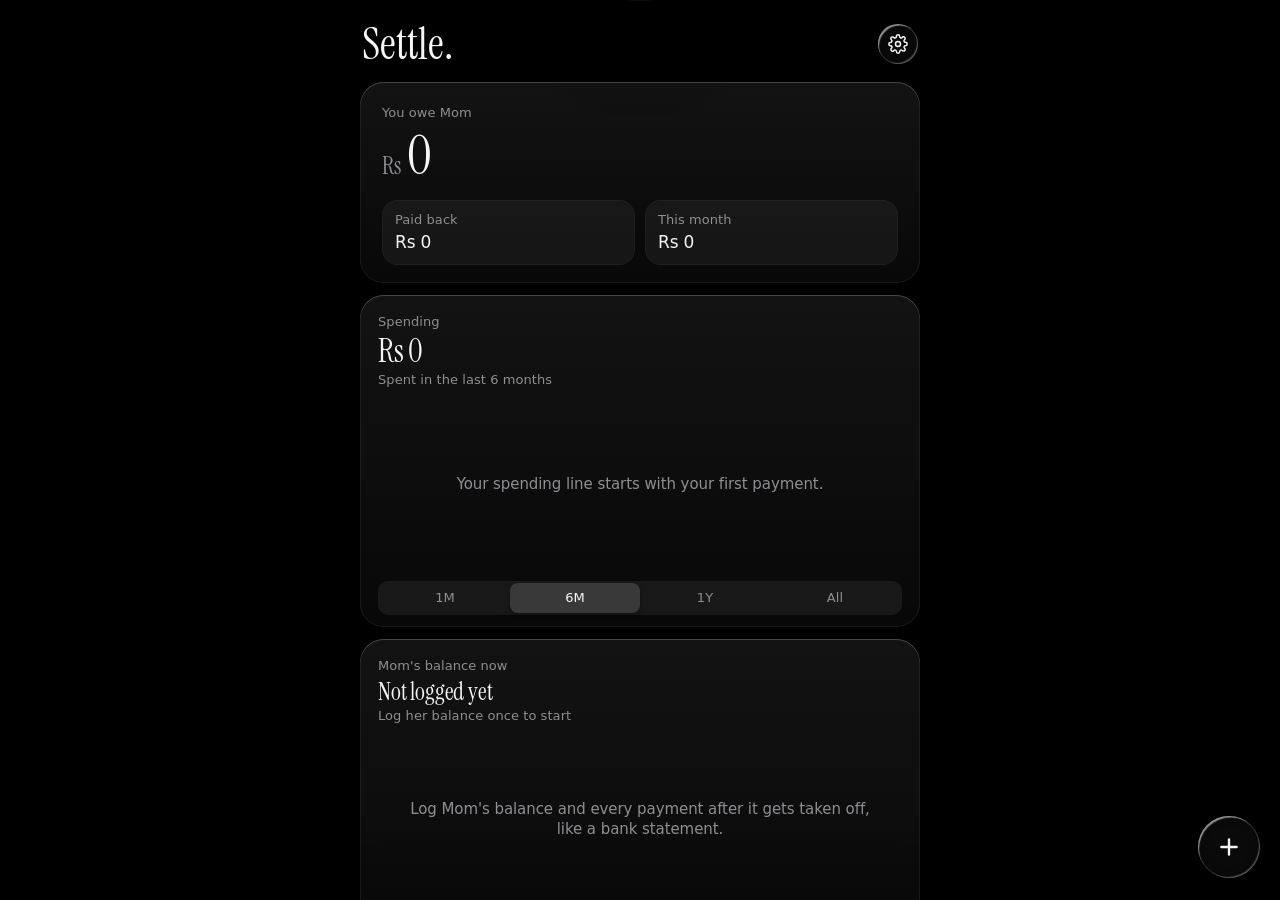
<file: settle/index.html>
<!DOCTYPE html>
<html lang="en">
<head>
<meta charset="utf-8">
<meta name="viewport" content="width=device-width, initial-scale=1, viewport-fit=cover">
<title>Settle</title>
<meta name="apple-mobile-web-app-capable" content="yes">
<meta name="mobile-web-app-capable" content="yes">
<meta name="apple-mobile-web-app-title" content="Settle">
<meta name="apple-mobile-web-app-status-bar-style" content="default">
<meta name="theme-color" content="#000000">
<meta name="color-scheme" content="dark">
<link rel="manifest" href="manifest.webmanifest">
<link rel="apple-touch-icon" href="icons/icon-180.png" id="touchIcon">
<link rel="icon" href="icons/icon-192.png" id="favIcon">
<link rel="apple-touch-startup-image" media="screen and (device-width: 390px) and (device-height: 844px) and (-webkit-device-pixel-ratio: 3) and (orientation: portrait)" href="icons/launch-1170x2532.png">
<script>
/* pick the saved icon before Safari reads it, so "Add to Home Screen" uses your choice */
try { var ui0 = JSON.parse(localStorage.getItem("settle.v1") || "{}").ui || {}; document.documentElement.dataset.card = ui0.card || "glass"; var ic = ui0.icon;
  if (ic && ic !== "mono"){ document.getElementById("touchIcon").href = "icons/" + ic + "-180.png"; document.getElementById("favIcon").href = "icons/" + ic + "-192.png"; } } catch(e){}
</script>
<style>
@font-face{font-family:"Settle Serif";src:url(fonts/instrument-serif.woff2) format("woff2");font-display:swap}
:root{
  --base:#000; --text:#f5f5f7; --text2:#8e8e93; --text3:#545458;
  --sep:rgba(255,255,255,.09); --fill:rgba(118,118,128,.24); --fill2:rgba(118,118,128,.14);
  --green:#30d158; --red:#ff453a;
  --sat:env(safe-area-inset-top); --sab:env(safe-area-inset-bottom);
  --ease:cubic-bezier(.16,1,.3,1);
  --serif:"Settle Serif","New York","Iowan Old Style",Georgia,serif;
}
*{box-sizing:border-box;-webkit-tap-highlight-color:transparent;margin:0;padding:0}
html,body{height:100%;background:var(--base);color:var(--text);overflow:hidden;overscroll-behavior:none}
body{font:17px/1.35 -apple-system,BlinkMacSystemFont,"SF Pro Text",system-ui,sans-serif;letter-spacing:-.01em;-webkit-font-smoothing:antialiased;-webkit-user-select:none;user-select:none;-webkit-touch-callout:none}
button{font:inherit;color:inherit;background:none;border:0;cursor:pointer;touch-action:manipulation}
input,textarea{font:inherit;color:inherit;-webkit-user-select:text;user-select:text}
svg{display:block}
[hidden]{display:none!important}
.num{font-variant-numeric:tabular-nums}

/* ===== glass ===== */
.gbtn{color:var(--text);background:rgba(255,255,255,.04);
  -webkit-backdrop-filter:blur(6px) saturate(170%) brightness(1.18);backdrop-filter:blur(6px) saturate(170%) brightness(1.18);
  box-shadow:inset 0 0 0 1px rgba(255,255,255,.14),inset 2px 2.5px 1px -1px rgba(255,255,255,.5),inset -2px -2px 1px -1px rgba(255,255,255,.22),
    inset 0 0 10px rgba(0,0,0,.35),0 8px 22px rgba(0,0,0,.5)}
.card{position:relative;border-radius:24px;background:linear-gradient(180deg,rgba(255,255,255,.075),rgba(255,255,255,.03));
  box-shadow:inset 0 0 0 .5px rgba(255,255,255,.12),inset 0 1px 0 rgba(255,255,255,.16)}
.panel{background:linear-gradient(180deg,rgba(255,255,255,.06),rgba(255,255,255,.015)),rgba(22,22,26,.84);
  -webkit-backdrop-filter:blur(34px) saturate(190%);backdrop-filter:blur(34px) saturate(190%);
  box-shadow:inset 0 0 0 .5px rgba(255,255,255,.14),inset 0 1.5px 0 rgba(255,255,255,.22),0 30px 80px rgba(0,0,0,.6)}

/* ===== layout ===== */
#main{position:fixed;inset:0;overflow-y:auto;-webkit-overflow-scrolling:touch;overscroll-behavior-y:contain;
  padding:calc(var(--sat) + 8px) 16px calc(var(--sab) + 120px)}
#glow{position:fixed;left:50%;top:-120px;width:520px;height:420px;margin-left:-260px;pointer-events:none;z-index:-1;
  background:radial-gradient(closest-side,rgba(255,255,255,.07),rgba(255,255,255,0))}
.bar{position:fixed;left:0;right:0;top:0;z-index:20;height:calc(var(--sat) + 44px);padding-top:var(--sat);display:flex;align-items:center;justify-content:center;
  opacity:0;pointer-events:none;transition:opacity .25s;background:rgba(0,0,0,.62);-webkit-backdrop-filter:blur(24px) saturate(180%);backdrop-filter:blur(24px) saturate(180%);box-shadow:0 .5px 0 var(--sep)}
.bar.on{opacity:1}
.bar b{font:400 22px var(--serif);letter-spacing:.2px}
.top{display:flex;align-items:center;justify-content:space-between;height:64px;margin:4px 2px 6px}
.title{font:400 44px/1 var(--serif);letter-spacing:.2px}
.round{width:40px;height:40px;border-radius:50%;display:grid;place-items:center}
.round svg{width:20px;height:20px}
.ico{width:22px;height:22px}

/* hero */
.hero{padding:22px 22px 18px;margin-bottom:12px}
.lbl{font-size:13px;letter-spacing:.005em;color:var(--text2)}
.big{font:400 54px/1.05 var(--serif);letter-spacing:-.3px;margin:6px 0 2px}
.big small{font:400 24px var(--serif);color:var(--text2);margin-right:6px;letter-spacing:0}
.hero-row{display:flex;gap:10px;margin-top:16px}
.stat{flex:1;border-radius:16px;padding:11px 13px;background:rgba(255,255,255,.05);box-shadow:inset 0 0 0 .5px rgba(255,255,255,.08)}
.stat .v{font-size:17px;letter-spacing:-.01em;font-weight:500;margin-top:2px}
.pill{display:inline-flex;align-items:center;justify-content:center;gap:6px;height:44px;padding:0 20px;border-radius:22px;font-size:17px;letter-spacing:-.01em;font-weight:500}
.pill.white{background:#f5f5f7;color:#000}
.pill.soft{background:rgba(255,255,255,.08);box-shadow:inset 0 0 0 .5px rgba(255,255,255,.12)}
.pill.red{color:var(--red);background:rgba(255,69,58,.12)}
.pill:active,.opt:active,.chip:active,.row:active,.key:active,.mrow:active{transform:scale(.97);transition:transform .08s}
.pill,.opt,.chip,.row,.key,.mrow{transition:transform .25s var(--ease),background .2s}
.settle-btn{width:100%;margin-top:14px}

/* check-in banner */
.due{display:flex;align-items:center;gap:12px;padding:14px 14px 14px 16px;margin-bottom:12px}
.due .t{flex:1;min-width:0}
.due .t b{display:block;font-size:17px;letter-spacing:-.01em;font-weight:500}
.due .t span{font-size:13px;letter-spacing:.005em;color:var(--text2)}
.due .pill{height:36px;padding:0 14px;font-size:15px;letter-spacing:-.005em}
.due .skip{font-size:15px;letter-spacing:-.005em;color:var(--text2);padding:8px 4px}

/* charts */
.chart-card{padding:18px 18px 12px;margin-bottom:12px}
.ch-head{display:flex;justify-content:space-between;align-items:flex-start;gap:10px}
.ch-val{font:400 32px/1.1 var(--serif);margin-top:4px}
.ch-sub{font-size:13px;letter-spacing:.005em;color:var(--text2);margin-top:2px;min-height:17px}
.seg{display:flex;background:var(--fill2);border-radius:10px;padding:2px;margin-top:12px}
.seg button{flex:1;height:30px;border-radius:8px;font-size:13px;letter-spacing:.005em;font-weight:500;color:var(--text2)}
.seg button.on{background:rgba(255,255,255,.14);color:var(--text);box-shadow:0 2px 6px rgba(0,0,0,.3)}
.chart{position:relative;height:170px;margin:10px -4px 0;touch-action:pan-y}
.chart svg{width:100%;height:100%;overflow:visible}
.chart text{fill:var(--text3);font-size:11px;letter-spacing:.02em;font-weight:500}
.empty-chart{position:absolute;inset:0;display:grid;place-items:center;font-size:15px;letter-spacing:-.005em;color:var(--text2);text-align:center;padding:0 30px}
.mini-btn{font-size:15px;letter-spacing:-.005em;color:var(--text2);padding:6px 2px;font-weight:500}

/* sections */
.sec{display:flex;align-items:baseline;justify-content:space-between;margin:26px 4px 10px}
.sec h2{font:400 26px var(--serif);letter-spacing:.2px}
.day{font-size:13px;letter-spacing:.005em;color:var(--text2);margin:16px 6px 8px;font-weight:500}
.list{padding:4px 0;overflow:hidden}
.row{display:flex;align-items:center;gap:12px;padding:11px 16px;width:100%;text-align:left;position:relative}
.row + .row::before{content:"";position:absolute;left:64px;right:0;top:0;height:.5px;background:var(--sep)}
.av{width:38px;height:38px;border-radius:50%;flex:none;display:grid;place-items:center;font:400 19px var(--serif);background:rgba(255,255,255,.08);box-shadow:inset 0 0 0 .5px rgba(255,255,255,.12)}
.row .m{flex:1;min-width:0}
.row .m b{display:block;font-weight:500;font-size:17px;letter-spacing:-.01em;white-space:nowrap;overflow:hidden;text-overflow:ellipsis}
.row .m span{display:block;font-size:13px;letter-spacing:.005em;color:var(--text2);white-space:nowrap;overflow:hidden;text-overflow:ellipsis}
.row .r{text-align:right;flex:none}
.row .r b{display:block;font-weight:500;font-size:17px;letter-spacing:-.01em}
.tag{display:inline-flex;align-items:center;gap:4px;font-size:13px;letter-spacing:.005em;font-weight:500;color:var(--text2)}
.tag.paid{color:var(--green)}
.tag svg{width:12px;height:12px}
.dot{width:6px;height:6px;border-radius:50%;background:var(--text2)}
.empty{padding:34px 24px;text-align:center;color:var(--text2);font-size:15px;letter-spacing:-.005em}
.empty b{display:block;color:var(--text);font:400 22px var(--serif);margin-bottom:6px}
.mrow{display:flex;align-items:center;gap:12px;padding:14px 16px;width:100%;text-align:left;position:relative}
.mrow + .mrow::before{content:"";position:absolute;left:16px;right:0;top:0;height:.5px;background:var(--sep)}
.mrow .m{flex:1}
.mrow .m b{font-weight:500}
.mrow .m span{display:block;font-size:13px;letter-spacing:.005em;color:var(--text2)}
.chev{width:8px;height:14px;color:var(--text3)}
.more{display:block;margin:10px auto 0;font-size:15px;letter-spacing:-.005em;color:var(--text2);padding:8px 16px}

/* + button */
.fab{position:fixed;right:20px;bottom:calc(var(--sab) + 22px);z-index:30;width:62px;height:62px;border-radius:50%;display:grid;place-items:center;transition:transform .3s var(--ease)}
.fab svg{width:26px;height:26px}
.fab:active{transform:scale(.9)}

/* ===== sheet ===== */
.scrim{position:fixed;inset:0;z-index:40;background:rgba(0,0,0,.28);opacity:0;pointer-events:none;transition:opacity .35s var(--ease)}
.scrim.on{opacity:1;pointer-events:auto}
.sheet{position:fixed;left:0;right:0;bottom:0;z-index:41;max-height:calc(100% - var(--sat) - 14px);border-radius:32px 32px 0 0;display:flex;flex-direction:column;
  transform:translateY(105%);transition:transform .5s var(--ease);will-change:transform}
.sheet.on{transform:none}
.grab{height:22px;flex:none;display:grid;place-items:center;touch-action:none}
.grab i{width:38px;height:5px;border-radius:3px;background:rgba(255,255,255,.22)}
.shead{display:flex;align-items:center;justify-content:space-between;min-height:40px;padding:0 18px;flex:none;touch-action:none}
.shead h3{font-size:17px;letter-spacing:-.01em;font-weight:500;text-align:center;flex:1}
.txt-btn{font-size:17px;letter-spacing:-.01em;color:var(--text2);min-width:64px;text-align:left;padding:8px 0}
.txt-btn.r{text-align:right}
.txt-btn.bold{color:var(--text);font-weight:500}
.sbody{overflow-y:auto;-webkit-overflow-scrolling:touch;padding:8px 18px calc(var(--sab) + 22px);flex:1}

/* add flow */
.steps{display:flex;gap:6px;justify-content:center}
.steps i{width:6px;height:6px;border-radius:3px;background:rgba(255,255,255,.2);transition:width .35s var(--ease),background .3s}
.steps i.on{width:18px;background:#fff}
.q{font:400 30px/1.15 var(--serif);text-align:center;margin:14px 10px 4px}
.qs{text-align:center;font-size:15px;letter-spacing:-.005em;color:var(--text2);margin-bottom:16px}
.amt{font:400 60px/1.1 var(--serif);text-align:center;margin:18px 0 4px;letter-spacing:-.3px;min-height:70px}
.amt small{font-size:28px;color:var(--text2);margin-right:6px}
.amt.zero{color:var(--text3)}
.keys{display:grid;grid-template-columns:repeat(3,1fr);gap:8px;margin:14px 0 14px}
.key{height:58px;border-radius:18px;font-size:26px;font-weight:400;background:rgba(255,255,255,.06);box-shadow:inset 0 0 0 .5px rgba(255,255,255,.08);display:grid;place-items:center}
.key svg{width:26px;height:26px}
.key.clear{background:none;box-shadow:none}
.again{display:flex;gap:8px;overflow-x:auto;margin:0 -18px;padding:2px 18px 4px;scrollbar-width:none}
.again::-webkit-scrollbar{display:none}
.again .chip{flex:none}
.chips{display:flex;flex-wrap:wrap;gap:10px;justify-content:center;margin:8px 0 14px}
.chip{height:44px;padding:0 18px;border-radius:22px;font-size:17px;letter-spacing:-.01em;font-weight:500;background:rgba(255,255,255,.07);box-shadow:inset 0 0 0 .5px rgba(255,255,255,.1);display:inline-flex;align-items:center;gap:8px}
.chip.on{background:#f5f5f7;color:#000}
.chip.dashed{background:none;box-shadow:inset 0 0 0 1px rgba(255,255,255,.22);color:var(--text2)}
.chip small{color:var(--text2);font-size:15px;letter-spacing:-.005em}
.field{width:100%;height:52px;border-radius:16px;border:0;outline:0;padding:0 16px;font-size:17px;letter-spacing:-.01em;background:rgba(255,255,255,.07);box-shadow:inset 0 0 0 .5px rgba(255,255,255,.1)}
.field::placeholder{color:var(--text3)}
.newp{display:flex;gap:8px;margin-bottom:10px}
.newp .pill{flex:none;height:52px;border-radius:16px}
.opts{display:flex;flex-direction:column;gap:10px;margin-top:10px}
.opt{display:flex;align-items:center;gap:14px;padding:16px;border-radius:20px;text-align:left;background:rgba(255,255,255,.06);box-shadow:inset 0 0 0 .5px rgba(255,255,255,.1)}
.opt .oi{width:42px;height:42px;border-radius:13px;display:grid;place-items:center;background:rgba(255,255,255,.08);flex:none}
.opt .oi svg{width:22px;height:22px}
.opt b{display:block;font-size:17px;letter-spacing:-.01em;font-weight:500}
.opt span{display:block;font-size:13px;letter-spacing:.005em;color:var(--text2);margin-top:1px}
.opt.on{background:rgba(255,255,255,.14);box-shadow:inset 0 0 0 1.5px rgba(255,255,255,.7)}
.notes{display:flex;flex-direction:column;gap:10px;margin-top:6px}
.note{display:flex;align-items:center;gap:12px;padding:10px 10px 10px 16px;border-radius:20px;background:rgba(255,255,255,.06);box-shadow:inset 0 0 0 .5px rgba(255,255,255,.1)}
.note .nv{flex:1;font:400 26px var(--serif)}
.note .nv small{font-size:15px;letter-spacing:-.005em;color:var(--text2);margin-right:4px;font-family:-apple-system,system-ui,sans-serif}
.step-n{display:flex;align-items:center;gap:6px}
.step-n button{width:44px;height:44px;border-radius:50%;display:grid;place-items:center;background:rgba(255,255,255,.08);font-size:24px;font-weight:400}
.step-n .c{min-width:34px;text-align:center;font-size:20px;font-weight:500}
.total{display:flex;justify-content:space-between;align-items:center;margin:16px 4px 6px;font-size:15px;letter-spacing:-.005em;color:var(--text2)}
.total b{color:var(--text);font-size:17px;letter-spacing:-.01em}
.total .ok{color:var(--green)}
.next{width:100%;margin-top:14px;height:54px;border-radius:27px;font-size:17px;letter-spacing:-.01em}
.next[aria-disabled="true"]{opacity:.35}

/* review + details */
.group{border-radius:20px;background:rgba(255,255,255,.06);box-shadow:inset 0 0 0 .5px rgba(255,255,255,.1);margin:12px 0;overflow:hidden}
.kv{display:flex;align-items:center;justify-content:space-between;gap:12px;min-height:50px;padding:12px 16px;position:relative}
.kv + .kv::before{content:"";position:absolute;left:16px;right:0;top:0;height:.5px;background:var(--sep)}
.kv span{color:var(--text2);font-size:15px;letter-spacing:-.005em}
.kv b{font-weight:500;text-align:right}
.kv input{background:none;border:0;outline:0;text-align:right;font-size:17px;letter-spacing:-.01em;color:var(--text);min-width:0;flex:1}
.kv input[type="datetime-local"]{color-scheme:dark;-webkit-appearance:none;appearance:none;max-width:60%}
.kv input::placeholder{color:var(--text3)}
.kv.tap{width:100%;text-align:left}
.detail-amt{font:400 56px/1.1 var(--serif);text-align:center;margin-top:10px}
.detail-sub{text-align:center;color:var(--text2);font-size:15px;letter-spacing:-.005em;margin-top:4px}
.btns{display:flex;flex-direction:column;gap:10px;margin-top:16px}
.btns .pill{width:100%;height:52px;border-radius:26px}
.hint{font-size:13px;letter-spacing:.005em;color:var(--text2);line-height:1.45;margin:8px 4px}
.hint.err{color:var(--red)}
.icons{display:grid;grid-template-columns:repeat(5,1fr);gap:10px;margin:12px 0 4px}
.icons button{display:flex;flex-direction:column;align-items:center;gap:6px;font-size:11px;letter-spacing:.02em;color:var(--text2)}
.icons img{width:100%;max-width:58px;aspect-ratio:1;border-radius:22.5%;box-shadow:0 0 0 .5px rgba(255,255,255,.15)}
.icons button.on img{box-shadow:0 0 0 2px #000,0 0 0 4px #f5f5f7}
.icons button.on{color:var(--text)}
.slbl{font-size:13px;letter-spacing:.005em;color:var(--text2);margin:22px 4px 0;font-weight:500}
.set-row{display:flex;align-items:center;gap:12px;width:100%;min-height:52px;padding:12px 16px;text-align:left;font-size:17px;letter-spacing:-.01em;position:relative}
.set-row + .set-row::before{content:"";position:absolute;left:52px;right:0;top:0;height:.5px;background:var(--sep)}
.set-row svg{width:22px;height:22px;flex:none;color:var(--text2)}
.set-row .s{margin-left:auto;font-size:15px;letter-spacing:-.005em;color:var(--text2)}
.set-row .s.err{color:var(--red)}
.ol{padding-left:20px;font-size:15px;letter-spacing:-.005em;line-height:1.5;color:var(--text2)}
.ol li{margin:8px 0}
.ol b{color:var(--text)}
.ol a{color:var(--text);text-decoration:underline}
.pchips{display:flex;flex-wrap:wrap;gap:8px;padding:12px}
.pchips .chip{height:36px;padding:0 8px 0 14px;font-size:15px;letter-spacing:-.005em}
.pchips .chip .x{width:24px;height:24px;border-radius:50%;display:grid;place-items:center;background:rgba(255,255,255,.1);font-size:15px;letter-spacing:-.005em;color:var(--text2)}

/* one-screen add */
.prow{display:flex;gap:8px;overflow-x:auto;margin:4px -18px 2px;padding:4px 18px;scrollbar-width:none}
.prow::-webkit-scrollbar{display:none}
.prow .chip{flex:none;height:40px;padding:0 16px;font-size:15px;letter-spacing:-.005em}
.seg2{display:flex;align-items:center;justify-content:space-between;gap:10px;margin-top:12px;padding:0 2px}
.seg2>span{font-size:15px;letter-spacing:-.005em;color:var(--text2);white-space:nowrap;flex:none}
.tg{display:grid;grid-auto-flow:column;grid-auto-columns:1fr;background:var(--fill2);border-radius:12px;padding:2px}
.tg button{height:34px;padding:0 10px;border-radius:10px;font-size:15px;letter-spacing:-.005em;font-weight:500;color:var(--text2);transition:background .2s,color .2s;white-space:nowrap}
.tg button.on{background:rgba(255,255,255,.16);color:var(--text);box-shadow:0 2px 6px rgba(0,0,0,.3)}
.cashrow{display:grid;grid-template-columns:repeat(4,1fr);gap:8px;margin-top:10px}
.nb{height:50px;border-radius:14px;background:rgba(255,255,255,.06);box-shadow:inset 0 0 0 .5px rgba(255,255,255,.1);display:flex;flex-direction:column;align-items:center;justify-content:center;gap:1px}
.nb b{font-size:15px;letter-spacing:-.005em;font-weight:500}
.nb i{font-style:normal;font-size:13px;letter-spacing:.005em;color:var(--text3)}
.nb.has{background:rgba(255,255,255,.15)}
.nb.has i{color:var(--text)}
.nb:active{transform:scale(.95)}
.cashsum{display:flex;justify-content:space-between;align-items:center;font-size:13px;letter-spacing:.005em;color:var(--text2);margin:8px 4px 0}
.cashsum b{color:var(--text);margin-left:4px}
.cashsum .ok{color:var(--green)}
.cashsum button{font-size:13px;letter-spacing:.005em;color:var(--text2);padding:4px 0 4px 10px}
.morebtn{display:block;width:100%;text-align:center;margin:14px 0 0;font-size:13px;letter-spacing:.005em;color:var(--text2)}
[data-morebox]{margin-top:10px}
.sheet .amt{margin:4px 0 6px;font-size:54px;min-height:62px}
/* ===== floating card sheets: the + sheet, Settings and Statement. "Settle." and the gear stay visible above ===== */
.sheet.float{left:6px;right:6px;bottom:6px;top:calc(var(--sat) + 84px);height:auto;max-height:none;border-radius:40px;overflow:hidden}
.sheet.float .sbody{padding-bottom:max(16px, calc(var(--sab) - 10px))}
.sheet.add .sbody{padding-bottom:max(10px, calc(var(--sab) - 16px));display:flex;flex-direction:column}
.sheet.add .sbody>*{flex:none}
.sheet.add .amt{margin-top:16px}
.sheet.add .keys{flex:1 1 auto;min-height:192px;max-height:306px;grid-auto-rows:1fr;margin-top:auto;padding-top:16px}
.sheet.add .key{height:auto}
.sheet.add .next{margin-top:12px;opacity:1}
/* Came back and Pay Mom by: separate boxes in straight columns */
.sheet.add .seg2{display:grid;grid-template-columns:104px 1fr;gap:0}
.sheet.add .seg2 .tg{width:100%;grid-auto-flow:row;grid-template-columns:repeat(3,minmax(0,1fr));background:none;box-shadow:none;padding:0;gap:6px}
.sheet.add .seg2 .tg button{height:36px;color:var(--text)}
.sheet.add .next.ready{color:#000;background:#f5f5f7;box-shadow:none}

/* ----- Card style: Glass ----- */
html:not([data-card="default"]) .sheet.float{
  background:linear-gradient(180deg,rgba(255,255,255,.06),rgba(255,255,255,.02)),rgba(18,18,22,.52);
  -webkit-backdrop-filter:blur(30px) saturate(180%);backdrop-filter:blur(30px) saturate(180%);
  box-shadow:inset 0 0 0 .5px rgba(255,255,255,.16),inset 0 1.5px 0 rgba(255,255,255,.32),inset 1px 0 0 rgba(255,255,255,.08),inset -1px 0 0 rgba(255,255,255,.08),0 30px 80px rgba(0,0,0,.55)}
html:not([data-card="default"]) .sheet.float :where(.key,.chip,.tg,.group,.pill.soft,.seg,.sheet.add .seg2 .tg button,.sheet.add .next:not(.ready)){
  background:linear-gradient(180deg,rgba(255,255,255,.11),rgba(255,255,255,.04));
  box-shadow:inset 0 0 0 .5px rgba(255,255,255,.18),inset 0 1px 0 rgba(255,255,255,.3),inset 0 -1px 0 rgba(255,255,255,.05),0 4px 14px rgba(0,0,0,.18)}
html:not([data-card="default"]) .sheet.float .seg2 .tg{background:none;box-shadow:none}
html:not([data-card="default"]) .sheet.float .key:active{background:linear-gradient(180deg,rgba(255,255,255,.22),rgba(255,255,255,.1))}
html:not([data-card="default"]) .sheet.float :is(.chip.on,.tg button.on,.seg button.on){color:#fff;background:linear-gradient(180deg,rgba(255,255,255,.3),rgba(255,255,255,.16));
  box-shadow:inset 0 0 0 .5px rgba(255,255,255,.4),inset 0 1px 0 rgba(255,255,255,.55),0 4px 14px rgba(0,0,0,.22)}

/* ----- Card style: Default (solid, no glass, like Daily's Default) ----- */
html[data-card="default"] .sheet.float{background:#1c1c1f;-webkit-backdrop-filter:none;backdrop-filter:none;
  box-shadow:inset 0 0 0 .5px rgba(255,255,255,.1),inset 0 1px 0 rgba(255,255,255,.12),0 30px 80px rgba(0,0,0,.6)}
html[data-card="default"] .sheet.float :where(.key,.chip,.group,.pill.soft,.sheet.add .seg2 .tg button,.sheet.add .next:not(.ready)){background:#2c2c30;box-shadow:none}
html[data-card="default"] .sheet.float :where(.tg:not(.seg2 .tg),.seg){background:#2c2c30;box-shadow:none}
html[data-card="default"] .sheet.float .key:active{background:#3a3a3f}
html[data-card="default"] .sheet.float :is(.chip.on,.tg button.on,.seg button.on){color:#fff;background:#55555b;box-shadow:none}
/* Default: every label and option stays white, nothing goes dark */
html[data-card="default"] .sheet.float{--text2:#f5f5f7}
html[data-card="default"] .sheet.float :is(.tg button,.seg button,.chip,.seg2>span,.slbl,.hint){color:#f5f5f7}
html[data-card="default"] .sheet.float .key.clear{background:none}
.sheet.float .key.clear{background:none!important;box-shadow:none!important}
.sheet.float .chip.dashed{background:none!important;box-shadow:inset 0 0 0 1px rgba(255,255,255,.22)!important}
.sheet.add .next:not(.ready){color:rgba(255,255,255,.45)}
.how{font-size:13px;letter-spacing:.005em;color:var(--text2);margin-top:3px;line-height:1.35}
.sheet .keys{margin:14px 0 4px}
.sheet .key{height:52px}
.stmt{display:flex;align-items:center;justify-content:space-between;width:100%;margin-top:12px;padding:12px 2px 2px;border-top:.5px solid var(--sep);font-size:15px;letter-spacing:-.005em;font-weight:500;color:var(--text)}
.balr{display:block;font-size:13px;letter-spacing:.005em;color:var(--text2);margin-top:2px}
.row.ck .av svg{width:16px;height:16px;color:var(--green)}
.row.ck{cursor:pointer}
/* step slide */
.stage{animation:in .42s var(--ease) both}
.stage.back{animation-name:inBack}
@keyframes in{from{opacity:0;transform:translateX(28px)}to{opacity:1;transform:none}}
@keyframes inBack{from{opacity:0;transform:translateX(-28px)}to{opacity:1;transform:none}}

/* toast */
.toast{position:fixed;left:50%;top:calc(var(--sat) + 10px);z-index:60;transform:translate(-50%,-140%);padding:12px 18px;border-radius:22px;font-size:15px;letter-spacing:-.005em;font-weight:500;
  white-space:nowrap;transition:transform .5s var(--ease)}
.toast.on{transform:translate(-50%,0)}
.sr{position:absolute;width:1px;height:1px;overflow:hidden;clip:rect(0 0 0 0)}
#stmt{display:none}
@media print{
  html,body{height:auto!important;overflow:visible!important;background:#fff!important}
  body>*:not(#stmt){display:none!important}
  #stmt{display:block!important}
}
.shead{position:relative}
.dirsw{display:grid;grid-template-columns:1fr 1fr;width:240px;position:absolute;left:50%;top:50%;transform:translate(-50%,-50%)}
.dirsw button{padding:0;width:100%}
.av.in{font:400 20px -apple-system,sans-serif;color:var(--green)}
.av.in svg{width:16px;height:16px;display:block}
.inamt{color:var(--green)}
.dates{margin-top:10px}
.dates .kv{padding:8px 4px;min-height:44px}
.dates input{color-scheme:dark}
@media (min-width:600px){ #main{padding-left:calc(50% - 280px);padding-right:calc(50% - 280px)} .sheet{left:calc(50% - 300px);right:calc(50% - 300px)} }
@media (prefers-reduced-motion: reduce){ *{animation:none!important;transition:none!important} }
</style>
</head>
<body>
<div id="glow"></div>
<div class="bar" id="bar"><b>Settle.</b></div>
<main id="main"></main>
<button class="fab gbtn" id="fab" aria-label="New payment"><svg viewBox="0 0 24 24" fill="none" stroke="currentColor" stroke-width="2.2" stroke-linecap="round"><path d="M12 5v14M5 12h14"/></svg></button>
<div class="scrim" id="scrim"></div>
<section class="sheet panel" id="sheet" role="dialog" aria-modal="true">
  <div class="grab" id="grab"><i></i></div>
  <div class="shead" id="shead"></div>
  <div class="sbody" id="sbody"></div>
</section>
<div class="toast panel" id="toast"></div>
<div id="stmt"></div>
<script src="statement.js"></script>

<script>
/* ================= data =================
   Everything lives on this phone (localStorage), with a spare copy each day,
   and optionally a copy in your private GitHub repository (settle-data). */
const KEY = "settle.v1", SPARE = KEY + ".spare";
const uid = () => Date.now().toString(36) + Math.random().toString(36).slice(2, 8);
const pad = n => String(n).padStart(2, "0");
const dayKey = d => `${d.getFullYear()}-${pad(d.getMonth() + 1)}-${pad(d.getDate())}`;
const monthKey = d => `${d.getFullYear()}-${pad(d.getMonth() + 1)}`;
const toLocalInput = d => `${dayKey(d)}T${pad(d.getHours())}:${pad(d.getMinutes())}`;
const DEFAULT_PAYEES = ["Gym", "Shop", "Sabin", "Bigyan", "Asim", "Family"];
const NOTES = [1000, 500, 100, 50];

function fresh(){
  const now = Date.now();
  return { v: 1, entries: [], payees: DEFAULT_PAYEES.map((n, i) => ({ id: n.toLowerCase(), name: n, u: now + i })), balances: {}, gone: [], ui: { icon: "mono" } };
}
function load(){
  const read = k => { try { const s = localStorage.getItem(k); if (!s) return null; const d = JSON.parse(s); return d && Array.isArray(d.entries) ? d : null; } catch(e){ return null; } };
  let d = read(KEY);
  if (!d && localStorage.getItem(KEY)){                       // main copy is broken: keep it aside, use the spare
    try { localStorage.setItem(KEY + ".broken-" + Date.now(), localStorage.getItem(KEY)); } catch(e){}
    d = read(SPARE);
  }
  d = d || fresh();
  d.payees = d.payees || []; d.balances = d.balances || {}; d.gone = d.gone || []; d.ui = d.ui || {}; d.ui.icon = d.ui.icon || "mono";
  if (!d.payees.some(p => p.kind === "in")) ["Salary", "Rent", "Family"].forEach((n, i) => d.payees.push({ id: "in:" + n.toLowerCase(), name: n, kind: "in", u: 1 + i }));
  return d;
}
var db = load();
try { if (db.entries.length && localStorage.getItem(SPARE + "Day") !== dayKey(new Date())){ localStorage.setItem(SPARE, JSON.stringify(db)); localStorage.setItem(SPARE + "Day", dayKey(new Date())); } } catch(e){}
function save(){
  stamp();
  try { localStorage.setItem(KEY, JSON.stringify(db)); } catch(e){ toast("Couldn't save. Storage is full or blocked."); }
  syncSoon();
}

/* ================= helpers ================= */
const $ = s => document.querySelector(s);
const esc = s => String(s == null ? "" : s).replace(/[&<>"']/g, c => ({ "&":"&amp;", "<":"&lt;", ">":"&gt;", '"':"&quot;", "'":"&#39;" }[c]));
const fmt = n => Math.round(n || 0).toLocaleString("en-IN");
const rs = n => "Rs " + fmt(n);
const MONTHS = ["January","February","March","April","May","June","July","August","September","October","November","December"];
const SHORTM = MONTHS.map(m => m.slice(0, 3));
const monthName = mk => { const [y, m] = mk.split("-"); return MONTHS[+m - 1] + " " + y; };
const parseAt = s => new Date(s);
function dayLabel(dk){
  const t = new Date(), y = new Date(); y.setDate(t.getDate() - 1);
  if (dk === dayKey(t)) return "Today";
  if (dk === dayKey(y)) return "Yesterday";
  const d = new Date(dk + "T12:00");
  const s = d.toLocaleDateString("en-GB", { weekday: "short", day: "numeric", month: "short" });
  return d.getFullYear() === t.getFullYear() ? s : s + " " + d.getFullYear();
}
const timeLabel = at => parseAt(at).toLocaleTimeString([], { hour: "numeric", minute: "2-digit" });
const hapticLabel = (() => { try { const l = document.createElement("label"); l.setAttribute("aria-hidden","true"); l.style.display = "none";
  const i = document.createElement("input"); i.type = "checkbox"; i.setAttribute("switch",""); l.appendChild(i); document.body.appendChild(l); return l; } catch(e){ return null; } })();
function haptic(){ try { if (navigator.vibrate) navigator.vibrate(8); else if (hapticLabel) hapticLabel.click(); } catch(e){} }
let toastT;
function toast(msg){ const t = $("#toast"); t.textContent = msg; t.classList.add("on"); clearTimeout(toastT); toastT = setTimeout(() => t.classList.remove("on"), 2400); }

const I = {
  gear:`<svg viewBox="0 0 24 24" fill="none" stroke="currentColor" stroke-width="1.8" stroke-linecap="round" stroke-linejoin="round"><circle cx="12" cy="12" r="3"/><path d="M19.4 15a1.7 1.7 0 0 0 .3 1.8l.1.1a2 2 0 1 1-2.8 2.8l-.1-.1a1.7 1.7 0 0 0-1.8-.3 1.7 1.7 0 0 0-1 1.5V21a2 2 0 1 1-4 0v-.1a1.7 1.7 0 0 0-1.1-1.5 1.7 1.7 0 0 0-1.8.3l-.1.1a2 2 0 1 1-2.8-2.8l.1-.1a1.7 1.7 0 0 0 .3-1.8 1.7 1.7 0 0 0-1.5-1H3a2 2 0 1 1 0-4h.1a1.7 1.7 0 0 0 1.5-1.1 1.7 1.7 0 0 0-.3-1.8l-.1-.1a2 2 0 1 1 2.8-2.8l.1.1a1.7 1.7 0 0 0 1.8.3H9a1.7 1.7 0 0 0 1-1.5V3a2 2 0 1 1 4 0v.1a1.7 1.7 0 0 0 1 1.5 1.7 1.7 0 0 0 1.8-.3l.1-.1a2 2 0 1 1 2.8 2.8l-.1.1a1.7 1.7 0 0 0-.3 1.8V9a1.7 1.7 0 0 0 1.5 1H21a2 2 0 1 1 0 4h-.1a1.7 1.7 0 0 0-1.5 1z"/></svg>`,
  plus:`<svg viewBox="0 0 24 24" fill="none" stroke="currentColor" stroke-width="2.4" stroke-linecap="round"><path d="M12 5v14M5 12h14"/></svg>`,
  check:`<svg viewBox="0 0 24 24" fill="none" stroke="currentColor" stroke-width="3" stroke-linecap="round" stroke-linejoin="round"><path d="M5 12.5l4.5 4.5L19 7.5"/></svg>`,
  del:`<svg viewBox="0 0 24 24" fill="none" stroke="currentColor" stroke-width="1.8" stroke-linecap="round" stroke-linejoin="round"><path d="M21 5H8.5L3 12l5.5 7H21a1 1 0 0 0 1-1V6a1 1 0 0 0-1-1zM12 9.5l5 5M17 9.5l-5 5"/></svg>`,
  out:`<svg viewBox="0 0 24 24" fill="none" stroke="currentColor" stroke-width="1.8" stroke-linecap="round" stroke-linejoin="round"><path d="M7 17L17 7M9 7h8v8"/></svg>`,
  cash:`<svg viewBox="0 0 24 24" fill="none" stroke="currentColor" stroke-width="1.8" stroke-linecap="round" stroke-linejoin="round"><rect x="2.5" y="6" width="19" height="12" rx="2"/><circle cx="12" cy="12" r="2.6"/><path d="M6 9.5v5M18 9.5v5"/></svg>`,
  phone:`<svg viewBox="0 0 24 24" fill="none" stroke="currentColor" stroke-width="1.8" stroke-linecap="round" stroke-linejoin="round"><rect x="6.5" y="2.5" width="11" height="19" rx="2.5"/><path d="M10.5 18.5h3"/></svg>`,
  bank:`<svg viewBox="0 0 24 24" fill="none" stroke="currentColor" stroke-width="1.8" stroke-linecap="round" stroke-linejoin="round"><path d="M3 9.5L12 4l9 5.5M5 10v7M9.5 10v7M14.5 10v7M19 10v7M3 20h18"/></svg>`,
  hand:`<svg viewBox="0 0 24 24" fill="none" stroke="currentColor" stroke-width="1.8" stroke-linecap="round" stroke-linejoin="round"><path d="M3 14h3l4 2h4a1.5 1.5 0 0 0 0-3h-3M6 14v6M6 18l7 2 7.5-3.5a1.6 1.6 0 0 0-1.5-2.8L14.5 15.5"/><rect x="9" y="4" width="11" height="6" rx="1.2"/></svg>`,
  cloud:`<svg viewBox="0 0 24 24" fill="none" stroke="currentColor" stroke-width="1.8" stroke-linecap="round" stroke-linejoin="round"><path d="M7 18a4.5 4.5 0 0 1-.6-9 6 6 0 0 1 11.4 1.6A3.8 3.8 0 0 1 17.5 18z"/></svg>`,
  file:`<svg viewBox="0 0 24 24" fill="none" stroke="currentColor" stroke-width="1.8" stroke-linecap="round" stroke-linejoin="round"><path d="M12 15V3.5M7.5 8L12 3.5 16.5 8M5 12v6.5A2 2 0 0 0 7 20.5h10a2 2 0 0 0 2-2V12"/></svg>`,
  restore:`<svg viewBox="0 0 24 24" fill="none" stroke="currentColor" stroke-width="1.8" stroke-linecap="round" stroke-linejoin="round"><path d="M12 4v11.5M7.5 11L12 15.5 16.5 11M5 19.5h14"/></svg>`,
  cal:`<svg viewBox="0 0 24 24" fill="none" stroke="currentColor" stroke-width="1.8" stroke-linecap="round" stroke-linejoin="round"><rect x="3.5" y="5" width="17" height="15.5" rx="2.5"/><path d="M3.5 10h17M8 3v4M16 3v4"/></svg>`,
  share:`<svg viewBox="0 0 24 24" fill="none" stroke="currentColor" stroke-width="1.8" stroke-linecap="round" stroke-linejoin="round"><path d="M12 15V3.5M7.5 8L12 3.5 16.5 8M5 12v6.5A2 2 0 0 0 7 20.5h10a2 2 0 0 0 2-2V12"/></svg>`,
  chev:`<svg class="chev" viewBox="0 0 8 14" fill="none" stroke="currentColor" stroke-width="2" stroke-linecap="round" stroke-linejoin="round"><path d="M1.5 1.5L6.5 7l-5 5.5"/></svg>`,
};

/* ================= model ================= */
const live = () => db.entries.filter(e => !e.del);
const isIn = e => e.dir === "in";
const outs = () => live().filter(e => !isIn(e));                 // money out of Mom's account (what you owe her)
const owed = () => outs().filter(e => !e.paid).reduce((s, e) => s + e.amount, 0);
const paidTotal = () => outs().filter(e => e.paid).reduce((s, e) => s + e.amount, 0);
const paidBy = how => outs().filter(e => e.paid && (e.payback === "cash" ? "cash" : "transfer") === how).reduce((s, e) => s + e.amount, 0);
const inMonth = mk => outs().filter(e => e.at.slice(0, 7) === mk);
const insInMonth = mk => live().filter(e => isIn(e) && e.at.slice(0, 7) === mk);
const spentIn = mk => inMonth(mk).reduce((s, e) => s + e.amount, 0);
const payees = () => db.payees.filter(p => !p.del && p.kind !== "in");
const sources = () => db.payees.filter(p => !p.del && p.kind === "in");
function payeeOrder(){
  const n = {}; outs().forEach(e => n[e.payee] = (n[e.payee] || 0) + 1);
  return payees().slice().sort((a, b) => (n[b.name] || 0) - (n[a.name] || 0) || a.u - b.u);
}
function sourceOrder(){
  const n = {}; live().filter(isIn).forEach(e => n[e.payee] = (n[e.payee] || 0) + 1);
  return sources().slice().sort((a, b) => (n[b.name] || 0) - (n[a.name] || 0) || a.u - b.u);
}
const BACK = { none: "Nothing back", cash: "Cash back", online: "Online back" };
const PAYBACK = { transfer: "Nabil", cash: "Cash", later: "Not decided yet" };
const sortedEntries = () => live().sort((a, b) => b.at < a.at ? -1 : b.at > a.at ? 1 : b.c - a.c);
const ckAt = ([k, b]) => /^\d{4}-\d\d-\d\dT\d\d:\d\d/.test(b.at || "") ? b.at : k + "-13T09:00";
const ckInMonth = mk => { const l = balanceList().filter(x => ckAt(x).slice(0, 7) === mk); return l.length ? l[l.length - 1][1] : null; };
function checkinDue(){
  const d = new Date(); if (d.getDate() < 13) return false;
  if (balanceList().some(x => ckAt(x) >= monthKey(d) + "-13")) return false;
  return !(db.ui.skip && db.ui.skip >= dayKey(d));
}
const balanceList = () => Object.entries(db.balances).filter(([, b]) => !b.del).sort(([a], [b]) => a < b ? -1 : 1);

/* ================= home ================= */
let range = "6M", showAll = false;
function render(){
  const ents = sortedEntries(), o = owed(), mk = monthKey(new Date());
  const groups = []; let cur = null;
  (showAll ? ents : ents.slice(0, 40)).forEach(e => { const dk = e.at.slice(0, 10); if (!cur || cur.dk !== dk){ cur = { dk, items: [] }; groups.push(cur); } cur.items.push(e); });
  const months = [...new Set(outs().map(e => e.at.slice(0, 7)))].sort().reverse();
  const bl = balanceList();
  $("#main").innerHTML = `
    <div class="top"><h1 class="title">Settle.</h1><button class="round gbtn" data-settings aria-label="Settings">${I.gear}</button></div>
    ${checkinDue() ? `<div class="due card"><div class="t"><b>Time to log Mom's balance</b><span>${MONTHS[new Date().getMonth()]} check-in</span></div>
      <button class="skip" data-skip>Skip</button><button class="pill white" data-checkin>Log</button></div>` : ""}
    <div class="hero card">
      <div class="lbl">You owe Mom</div>
      <div class="big num"><small>Rs</small>${fmt(o)}</div>
      <div class="hero-row">
        <div class="stat"><div class="lbl">Paid back</div><div class="v num">${rs(paidTotal())}</div>${paidTotal() ? `<div class="how num">Nabil ${rs(paidBy("transfer"))}<br>Cash ${rs(paidBy("cash"))}</div>` : ""}</div>
        <div class="stat"><div class="lbl">This month</div><div class="v num">${rs(spentIn(mk))}</div></div>
      </div>
      ${o > 0 ? `<button class="pill white settle-btn" data-settleall>Settle all</button>` : ""}
    </div>
    <div class="chart-card card">
      <div class="ch-head"><div><div class="lbl">Spending</div><div class="ch-val num" id="spV"></div><div class="ch-sub" id="spS"></div></div></div>
      <div class="chart" id="spC"></div>
      <div class="seg">${["1M","6M","1Y","All"].map(r => `<button data-range="${r}" class="${r === range ? "on" : ""}">${r}</button>`).join("")}</div>
    </div>
    <div class="chart-card card">
      <div class="ch-head"><div><div class="lbl">Mom's balance now</div><div class="ch-val num" id="blV"></div><div class="ch-sub" id="blS"></div></div></div>
      <div class="chart" id="blC"></div>
      <button class="stmt" data-statement>Statement, PDF and check-in ${I.chev}</button>
    </div>
    ${months.length ? `<div class="sec"><h2>Months</h2></div>
      <div class="card list">${months.slice(0, 12).map(m => `<button class="mrow" data-month="${m}"><div class="m"><b>${monthName(m)}</b><span class="num">${inMonth(m).length} payment${inMonth(m).length === 1 ? "" : "s"}</span></div><b class="num">${rs(spentIn(m))}</b>${I.chev}</button>`).join("")}</div>` : ""}
    <div class="sec"><h2>Journal</h2></div>
    ${groups.length ? groups.map(g => `<div class="day">${dayLabel(g.dk)}</div><div class="card list">${g.items.map(rowHTML).join("")}</div>`).join("")
      : `<div class="card empty"><b>Nothing yet</b>Tap + when you pay from Mom's account.</div>`}
    ${!showAll && ents.length > 40 ? `<button class="more" data-more>Show all ${ents.length}</button>` : ""}
  `;
  drawSpend(); drawBalance();
}
function rowHTML(e){
  if (isIn(e)) return `<button class="row" data-entry="${e.id}"><div class="av in">${I.plus}</div>
    <div class="m"><b>From ${esc(e.payee)}</b><span>${timeLabel(e.at)} · Money in${e.note ? " · " + esc(e.note) : ""}</span></div>
    <div class="r"><b class="num inamt">+${rs(e.amount)}</b><span class="tag">Into Mom's account</span></div></button>`;
  const meta = `${timeLabel(e.at)} · ${BACK[e.back]}`;
  return `<button class="row" data-entry="${e.id}"><div class="av">${esc(e.payee.slice(0, 1).toUpperCase())}</div>
    <div class="m"><b>${esc(e.payee)}</b><span>${meta}</span></div>
    <div class="r"><b class="num">${rs(e.amount)}</b>${e.paid ? `<span class="tag paid">${I.check}Paid</span>` : `<span class="tag"><i class="dot"></i>Owed</span>`}</div></button>`;
}

/* ================= charts ================= */
function smooth(p){
  const n = p.length; if (n < 2) return "";
  if (n === 2) return `M${p[0].x},${p[0].y}L${p[1].x},${p[1].y}`;
  const dx = [], m = [], t = [];
  for (let i = 0; i < n - 1; i++){ dx[i] = p[i+1].x - p[i].x; m[i] = (p[i+1].y - p[i].y) / dx[i]; }
  t[0] = m[0]; t[n-1] = m[n-2];
  for (let i = 1; i < n - 1; i++) t[i] = m[i-1] * m[i] <= 0 ? 0 : (m[i-1] + m[i]) / 2;
  for (let i = 0; i < n - 1; i++){
    if (m[i] === 0){ t[i] = 0; t[i+1] = 0; continue; }
    const a = t[i] / m[i], b = t[i+1] / m[i], s = a*a + b*b;
    if (s > 9){ const k = 3 / Math.sqrt(s); t[i] = k*a*m[i]; t[i+1] = k*b*m[i]; }
  }
  let d = `M${p[0].x},${p[0].y}`;
  for (let i = 0; i < n - 1; i++){ const h = dx[i] / 3; d += `C${p[i].x+h},${p[i].y+t[i]*h} ${p[i+1].x-h},${p[i+1].y-t[i+1]*h} ${p[i+1].x},${p[i+1].y}`; }
  return d;
}
let gid = 0;
function lineChart(host, data, { onScrub, fromZero = true, emptyText }){
  const W = host.clientWidth || 340, H = host.clientHeight || 170, top = 12, bot = 24;
  if (!data.length){ host.innerHTML = `<div class="empty-chart">${emptyText}</div>`; return; }
  const pts = data.length === 1 ? [data[0], data[0]] : data;
  const vs = pts.map(d => d.v); let max = Math.max(...vs), min = fromZero ? 0 : Math.min(...vs);
  if (!fromZero){ const span = (max - min) || max * .1 || 1; max += span * .15; min -= span * .25; }
  if (max === min) max = min + 1;
  const xy = pts.map((d, i) => ({ x: 6 + i / (pts.length - 1) * (W - 12), y: top + (1 - (d.v - min) / (max - min)) * (H - top - bot) }));
  const line = smooth(xy), id = "g" + (++gid), last = xy[xy.length - 1];
  const lab = [0, Math.floor((pts.length - 1) / 2), pts.length - 1].filter((v, i, a) => a.indexOf(v) === i && pts.length > 1)
    .filter((v, i, a) => !a.slice(0, i).some(w => pts[w].label === pts[v].label) || v === pts.length - 1 && pts[0].label !== pts[v].label);
  host.innerHTML = `<svg viewBox="0 0 ${W} ${H}" preserveAspectRatio="none">
    <defs><linearGradient id="${id}" x1="0" y1="0" x2="0" y2="1"><stop offset="0" stop-color="#fff" stop-opacity=".22"/><stop offset="1" stop-color="#fff" stop-opacity="0"/></linearGradient></defs>
    <line x1="0" x2="${W}" y1="${H - bot}" y2="${H - bot}" stroke="rgba(255,255,255,.08)" stroke-width="1"/>
    <path d="${line} L${last.x},${H - bot} L${xy[0].x},${H - bot} Z" fill="url(#${id})"/>
    <path d="${line}" fill="none" stroke="#f5f5f7" stroke-width="2.4" stroke-linecap="round" stroke-linejoin="round"/>
    <circle cx="${last.x}" cy="${last.y}" r="4" fill="#f5f5f7"/>
    ${lab.map(i => `<text x="${xy[i].x}" y="${H - 6}" text-anchor="${i === 0 ? "start" : i === pts.length - 1 ? "end" : "middle"}">${esc(pts[i].label)}</text>`).join("")}
    <g data-cur style="opacity:0"><line data-l y1="${top - 6}" y2="${H - bot}" stroke="rgba(255,255,255,.35)" stroke-width="1"/><circle data-c r="5.5" fill="#000" stroke="#f5f5f7" stroke-width="2.4"/></g>
  </svg>`;
  if (data.length < 2) return;
  const svg = host.querySelector("svg"), cur = svg.querySelector("[data-cur]"), cl = cur.querySelector("[data-l]"), cc = cur.querySelector("[data-c]");
  let lastI = -1;
  const at = ev => { const r = svg.getBoundingClientRect(); const x = (ev.clientX - r.left) / r.width * W;
    let i = 0, best = 1e9; xy.forEach((p, k) => { const d = Math.abs(p.x - x); if (d < best){ best = d; i = k; } });
    if (i !== lastI){ lastI = i; haptic(); }
    cl.setAttribute("x1", xy[i].x); cl.setAttribute("x2", xy[i].x); cc.setAttribute("cx", xy[i].x); cc.setAttribute("cy", xy[i].y); cur.style.opacity = 1; onScrub(i); };
  let down = false, sx = 0, sy = 0, locked = null;
  svg.addEventListener("pointerdown", e => { down = true; sx = e.clientX; sy = e.clientY; locked = null; });
  svg.addEventListener("pointermove", e => { if (!down) return;
    if (locked === null){ const ax = Math.abs(e.clientX - sx), ay = Math.abs(e.clientY - sy); if (ax < 6 && ay < 6) return; locked = ax > ay; if (locked) try { svg.setPointerCapture(e.pointerId); } catch(_){} }
    if (locked) at(e); });
  const end = () => { down = false; lastI = -1; cur.style.opacity = 0; onScrub(null); };
  svg.addEventListener("pointerup", e => { if (locked === null && down) { at(e); setTimeout(end, 900); down = false; return; } end(); });
  svg.addEventListener("pointercancel", end);
}
function spendData(){
  const now = new Date();
  if (range === "1M"){
    const out = []; let sum = 0;
    for (let k = 29; k >= 0; k--){ const d = new Date(now); d.setDate(now.getDate() - k); const dk = dayKey(d);
      sum += outs().filter(e => e.at.slice(0, 10) === dk).reduce((s, e) => s + e.amount, 0);
      out.push({ v: sum, label: d.getDate() + " " + SHORTM[d.getMonth()], sub: "By " + d.toLocaleDateString("en-GB", { day: "numeric", month: "long" }) }); }
    return { data: outs().length ? out : [], total: sum, what: "in the last 30 days" };
  }
  let n = range === "6M" ? 6 : 12;
  if (range === "All"){ const first = outs().map(e => e.at).sort()[0];
    if (first){ const f = new Date(first); n = Math.max(2, (now.getFullYear() - f.getFullYear()) * 12 + now.getMonth() - f.getMonth() + 1); } }
  const out = [];
  for (let k = n - 1; k >= 0; k--){ const d = new Date(now.getFullYear(), now.getMonth() - k, 1); const mk = monthKey(d);
    out.push({ v: spentIn(mk), label: SHORTM[d.getMonth()] + (n > 12 ? " " + String(d.getFullYear()).slice(2) : ""), sub: "In " + monthName(mk) }); }
  return { data: outs().length ? out : [], total: out.reduce((s, d) => s + d.v, 0), what: range === "All" ? "all time" : `in the last ${n} months` };
}
function drawSpend(){
  const { data, total, what } = spendData(), V = $("#spV"), S = $("#spS");
  const rest = () => { V.textContent = rs(total); S.textContent = "Spent " + what; };
  rest();
  lineChart($("#spC"), data, { emptyText: "Your spending line starts with your first payment.", onScrub: i => { if (i === null) return rest(); V.textContent = rs(data[i].v); S.textContent = data[i].sub; } });
}
function drawBalance(){
  const tl = timeline(), V = $("#blV"), S = $("#blS");
  const data = tl.map(ev => ({ v: ev.bal, label: shortDate(ev.at),
    sub: ev.type === "check" ? `Check-in, ${shortDate(ev.at)}` : ev.type === "in" ? `After +${rs(ev.amount)} from ${ev.e.payee}, ${shortDate(ev.at)}` : `After ${rs(ev.amount)} to ${ev.e.payee}, ${shortDate(ev.at)}` }));
  const rest = () => {
    if (!tl.length){ V.textContent = "Not logged yet"; V.style.fontSize = "24px"; S.textContent = "Log her balance once to start"; return; }
    V.style.fontSize = ""; const last = tl[tl.length - 1]; V.textContent = rs(last.bal);
    const ck = tl.filter(ev => ev.type === "check").pop(), since = ck.bal - last.bal;
    S.textContent = since > 0 ? `${rs(since)} down since the ${shortDate(ck.at)} check-in` : since < 0 ? `${rs(-since)} up since the ${shortDate(ck.at)} check-in` : `Checked ${shortDate(ck.at)}`;
  };
  rest();
  lineChart($("#blC"), data, { fromZero: false, emptyText: "Log Mom's balance and every payment after it gets taken off, like a bank statement.", onScrub: i => { if (i === null) return rest(); V.style.fontSize = ""; V.textContent = rs(data[i].v); S.textContent = data[i].sub; } });
}

/* ================= sheet ================= */
const sheet = $("#sheet"), scrim = $("#scrim"), shead = $("#shead"), sbody = $("#sbody");
let onClose = null;
function openSheet(head, body){
  sheet.classList.remove("add", "float");
  shead.innerHTML = head; sbody.innerHTML = body; sbody.scrollTop = 0;
  sheet.style.transform = ""; scrim.classList.add("on"); requestAnimationFrame(() => sheet.classList.add("on"));
}
function setSheet(head, body){ shead.innerHTML = head; sbody.innerHTML = body; sbody.scrollTop = 0; }
function closeSheet(){
  sheet.classList.remove("on"); scrim.classList.remove("on"); sheet.style.transform = "";
  if (document.activeElement && document.activeElement.blur) document.activeElement.blur();
  const f = onClose; onClose = null; if (f) f();
}
scrim.addEventListener("click", closeSheet);
(() => {  // drag the sheet down to close it
  let y0 = null, dy = 0, t0 = 0;
  const start = e => { if (e.target.closest("button,input")) return; y0 = e.clientY; dy = 0; t0 = performance.now(); sheet.style.transition = "none"; };
  const move = e => { if (y0 === null) return; dy = Math.max(0, e.clientY - y0); sheet.style.transform = `translateY(${dy}px)`; };
  const end = () => { if (y0 === null) return; y0 = null; sheet.style.transition = "";
    const v = dy / Math.max(1, performance.now() - t0); if (dy > 120 || v > .6) closeSheet(); else sheet.style.transform = ""; };
  [$("#grab"), shead].forEach(el => { el.addEventListener("pointerdown", start); });
  addEventListener("pointermove", move); addEventListener("pointerup", end); addEventListener("pointercancel", end);
})();
const head = (left, title, right) => `${left || `<span class="txt-btn"></span>`}<h3>${title || ""}</h3>${right || `<span class="txt-btn r"></span>`}`;
const cancelBtn = `<button class="txt-btn" data-x>Cancel</button>`;
const closeBtn = `<button class="txt-btn r bold" data-x>Done</button>`;

/* ================= keypad ================= */
function keypadHTML(){
  return `<div class="keys">${[1,2,3,4,5,6,7,8,9].map(n => `<button class="key" data-k="${n}">${n}</button>`).join("")}
    <button class="key" data-k="00">00</button><button class="key" data-k="0">0</button><button class="key clear" data-k="del" aria-label="Delete">${I.del}</button></div>`;
}
function amtHTML(v){ return v ? `<small>Rs</small>${fmt(v)}` : `<small>Rs</small>0`; }
function bindKeypad(get, set, onChange){
  sbody.querySelectorAll("[data-k]").forEach(b => b.onclick = () => {
    let s = String(get() || ""); const k = b.dataset.k;
    if (k === "del") s = s.slice(0, -1); else if (s.length < 9) s = (s === "0" ? "" : s) + k;
    s = s.replace(/^0+/, ""); set(+s || 0); haptic(); onChange();
  });
}

/* ================= add / edit: everything on one screen =================
   Type the amount, tap who you paid, Save. The rest is filled in from the last time
   you paid that person, and you only touch it when it's different. */
let f = null;
const lastFor = name => sortedEntries().find(e => e.payee === name && isIn(e) === (f.dir === "in"));
const cashTotal = () => NOTES.reduce((s, n) => s + n * (f.notes[n] || 0), 0);
function guessNotes(amt){ const o = {}; NOTES.forEach(n => { const k = Math.floor(amt / n); if (k){ o[n] = k; amt -= k * n; } }); return o; }
function newFlow(edit){
  f = edit ? { back: "none", payback: "transfer", ...edit, dir: edit.dir || "out", notes: { ...(edit.notes || {}) }, editId: edit.id, more: !!edit.note, touched: true }
           : { dir: "out", amount: 0, payee: "", back: "none", notes: {}, payback: "transfer", at: toLocalInput(new Date()), note: "", more: false, touched: false };
  if (!sheet.classList.contains("on")) openSheet("", "");
  sheet.classList.add("add", "float");
  drawAdd();
}
function drawAdd(){
  const IN = f.dir === "in", list = IN ? sourceOrder() : payeeOrder(), names = (IN ? sources() : payees()).map(p => p.name);
  const title = f.editId ? (IN ? "Edit money in" : "Edit payment")
    : `<div class="tg dirsw"><button data-dir="out" class="${IN ? "" : "on"}">Money out</button><button data-dir="in" class="${IN ? "on" : ""}">Money in</button></div>`;
  setSheet(head("", title), `
    <div class="amt num" data-amt></div>
    ${IN ? `<p class="qs" style="margin:-2px 0 8px">Into Mom's account. Where did it come from?</p>` : ""}
    <div class="prow">${list.map(p => `<button class="chip" data-payee="${esc(p.name)}">${esc(p.name)}</button>`).join("")}
      ${f.payee && !names.includes(f.payee) ? `<button class="chip" data-payee="${esc(f.payee)}">${esc(f.payee)}</button>` : ""}
      <button class="chip dashed" data-newp>+ New</button></div>
    <div class="newp" data-newbox hidden><input class="field" data-newname placeholder="${IN ? "Who sent it" : "Name or shop"}" autocapitalize="words" maxlength="40"><button class="pill white" data-addp>Add</button></div>
    <div ${IN ? "hidden" : ""}>
    <div class="seg2"><span>Came back</span><div class="tg">
      <button data-tg="back:none">Nothing</button><button data-tg="back:cash">Cash</button><button data-tg="back:online">Online</button></div></div>
    <div class="seg2"><span>Pay Mom by</span><div class="tg">
      <button data-tg="payback:transfer">Nabil</button><button data-tg="payback:cash">Cash</button><button data-tg="payback:later">Not now</button></div></div>
    </div>
    ${keypadHTML()}
    <button class="pill white next" data-save>${f.editId ? "Save changes" : "Save"}</button>`);
  bindAdd(); refreshAdd();
}
function refreshAdd(){
  const q = s => sbody.querySelector(s), qa = s => sbody.querySelectorAll(s);
  const a = q("[data-amt]"); a.innerHTML = amtHTML(f.amount); a.classList.toggle("zero", !f.amount);
  qa("[data-payee]").forEach(b => b.classList.toggle("on", b.dataset.payee === f.payee));
  qa("[data-tg]").forEach(b => { const [k, v] = b.dataset.tg.split(":"); b.classList.toggle("on", f[k] === v); });
  q("[data-save]").classList.toggle("ready", f.amount > 0);
}
function bindAdd(){
  const q = s => sbody.querySelector(s), qa = s => sbody.querySelectorAll(s);
  bindKeypad(() => f.amount, v => f.amount = v, refreshAdd);
  const pick = name => {
    f.payee = name; haptic();
    const last = lastFor(name);
    if (last && !f.editId){
      if (!f.amount) f.amount = last.amount;                         // tap Gym on an empty amount: last gym amount comes back
      if (!f.touched && f.dir !== "in"){ f.back = last.back || "none"; f.payback = last.payback || "transfer"; }
    }
    refreshAdd();
  };
  qa("[data-payee]").forEach(b => b.onclick = () => pick(b.dataset.payee));
  const box = q("[data-newbox]"), inp = q("[data-newname]");
  q("[data-newp]").onclick = () => { box.hidden = false; inp.focus(); };
  const add = () => { const n = inp.value.trim().replace(/\s+/g, " "); if (!n) return inp.focus();
    const IN = f.dir === "in", ex = db.payees.find(p => p.name.toLowerCase() === n.toLowerCase() && (p.kind === "in") === IN);
    if (ex){ ex.del = false; ex.name = n; } else db.payees.push({ id: (IN ? "in:" : "") + n.toLowerCase(), name: n, kind: IN ? "in" : undefined, u: Date.now() });
    save(); f.payee = n; inp.blur(); haptic(); drawAdd(); };
  sbody.parentNode.querySelectorAll("[data-dir]").forEach(b => b.onclick = () => { if (f.dir === b.dataset.dir) return; f.dir = b.dataset.dir; f.payee = ""; f.touched = false; haptic(); drawAdd(); });
  q("[data-addp]").onclick = add; inp.onkeydown = e => { if (e.key === "Enter") add(); };
  qa("[data-tg]").forEach(b => b.onclick = () => {
    const [k, v] = b.dataset.tg.split(":"); f[k] = v; f.touched = true; haptic();
    if (k === "back" && v === "cash") f.payback = "cash";
    refreshAdd();
  });
  q("[data-save]").onclick = saveFlow;
}
function saveFlow(){
  if (f.dir === "in"){
    if (!f.amount) return toast("Type how much came in");
    if (!f.payee) return toast("Tap where it came from");
    const data = { dir: "in", amount: f.amount, payee: f.payee, at: f.at, note: (f.note || "").trim() };
    if (f.editId) Object.assign(db.entries.find(x => x.id === f.editId), data); else db.entries.push({ id: uid(), c: Date.now(), ...data });
    const wasEdit = !!f.editId; save(); haptic(); closeSheet(); render();
    const tl = timeline(); return toast(wasEdit ? "Saved" : tl.length ? `+${rs(f.amount)} in. Mom has ${rs(tl[tl.length - 1].bal)}` : `+${rs(f.amount)} added`);
  }
  if (!f.amount) return toast("Type how much you paid");
  if (!f.payee) return toast("Tap who you paid");
  const data = { dir: "out", amount: f.amount, payee: f.payee, back: f.back, notes: f.back === "cash" ? f.notes : {}, payback: f.payback, at: f.at, note: (f.note || "").trim() };
  if (f.editId){ const e = db.entries.find(x => x.id === f.editId); Object.assign(e, data); }
  else db.entries.push({ id: uid(), c: Date.now(), paid: false, paidAt: null, ...data });
  const wasEdit = !!f.editId;
  save(); haptic(); closeSheet(); render(); toast(wasEdit ? "Saved" : `${rs(f.amount)} added. You owe Mom ${rs(owed())}`);
}
const noteText = notes => NOTES.filter(n => notes && notes[n]).map(n => `${notes[n]}×${n}`).join(", ") || "";

/* ================= Mom's balance, like a bank statement =================
   Each check-in is the real figure. Every payment after it is taken off,
   so you can see what's left in her account right now. */
const validAt = s => /^\d{4}-\d\d-\d\dT\d\d:\d\d/.test(s || "");
function timeline(){
  const cks = balanceList().map(([mk, b]) => ({ type: "check", mk, key: mk, at: validAt(b.at) ? b.at : mk + "-13T09:00", ms: b.u || 0, amount: b.amount }));
  if (!cks.length) return [];
  const first = cks.map(c => c.at).sort()[0];
  const evs = [...cks, ...live().filter(e => e.at >= first).map(e => ({ type: isIn(e) ? "in" : "pay", e, at: e.at, ms: e.c || 0, amount: e.amount }))]
    .sort((a, b) => a.at < b.at ? -1 : a.at > b.at ? 1 : a.ms - b.ms);
  let bal = null;
  evs.forEach(ev => { if (ev.type === "check"){ ev.diff = bal === null ? null : ev.amount - bal; bal = ev.amount; } else if (bal !== null) bal += ev.type === "in" ? ev.amount : -ev.amount; ev.bal = bal; });
  return evs.filter(ev => ev.bal !== null);
}
const shortDate = at => { const d = new Date(at); return d.getDate() + " " + SHORTM[d.getMonth()]; };
let pdfRange = "1M", pdfMore = false;
function rangeDates(r){
  const t = new Date(), end = new Date(t.getFullYear(), t.getMonth(), t.getDate());
  const back = { "1M": 1, "3M": 3, "6M": 6, "1Y": 12 }[r];
  if (back){ const st = new Date(end); st.setMonth(st.getMonth() - back); st.setDate(st.getDate() + 1); return [st, end]; }
  if (r === "All"){ const ds = [...live().map(e => e.at), ...balanceList().map(([mk, b]) => validAt(b.at) ? b.at : mk + "-13")].sort();
    return [ds.length ? new Date(ds[0].slice(0, 10) + "T00:00") : end, end]; }
  const v = k => (sbody.querySelector(k) || {}).value;
  return [new Date((v("[data-from]") || dayKey(end)) + "T00:00"), new Date((v("[data-to]") || dayKey(end)) + "T00:00")];
}
function openStatement(){
  const tl = timeline(), now = tl.length ? tl[tl.length - 1].bal : null;
  const t = new Date(), monthAgo = new Date(t); monthAgo.setMonth(t.getMonth() - 1);
  const ranges = ["1M", "3M", "6M", "1Y"], more = ["All", "Custom"];
  openSheet(head("", "Statement", closeBtn), `
    ${tl.length ? `<div class="detail-amt num">${rs(now)}</div><div class="detail-sub">left in Mom's account now</div>`
                : `<div class="empty" style="padding:18px 10px 6px"><b>No check-in yet</b>Log Mom's balance once. After that every payment and deposit is added or taken off.</div>`}
    <div class="btns"><button class="pill soft" data-log>Log Mom's balance</button></div>
    <div class="slbl">Statement PDF</div>
    <div class="group" style="padding:14px">
      <div class="seg" style="margin-top:0">${ranges.map(r => `<button data-pr="${r}" class="${pdfRange === r ? "on" : ""}">${r}</button>`).join("")}<button data-prmore class="${more.includes(pdfRange) ? "on" : ""}">More</button></div>
      <div data-morebox ${pdfMore || more.includes(pdfRange) ? "" : "hidden"} style="margin-top:10px">
        <div class="seg" style="margin-top:0">${more.map(r => `<button data-pr="${r}" class="${pdfRange === r ? "on" : ""}">${r === "All" ? "All time" : "Custom dates"}</button>`).join("")}</div>
        <div data-custom ${pdfRange === "Custom" ? "" : "hidden"} class="dates">
          <label class="kv"><span>From</span><input type="date" data-from value="${dayKey(monthAgo)}"></label>
          <label class="kv"><span>To</span><input type="date" data-to value="${dayKey(t)}"></label>
        </div>
      </div>
      <p class="hint" data-prtext style="margin:10px 2px 0"></p>
      <button class="pill white next" data-pdf style="margin-top:12px">Download statement</button>
    </div>
    ${tl.length ? `<div class="slbl">Since your first check-in</div><div class="group list" style="padding:0">${tl.slice().reverse().map(ev => ev.type === "pay"
      ? `<button class="row" data-entry="${ev.e.id}"><div class="av">${esc(ev.e.payee.slice(0, 1).toUpperCase())}</div>
          <div class="m"><b>${esc(ev.e.payee)}</b><span>${shortDate(ev.at)}, ${timeLabel(ev.at)} · ${BACK[ev.e.back]}</span></div>
          <div class="r"><b class="num">&minus; ${rs(ev.amount)}</b><span class="balr num">${rs(ev.bal)}</span></div></button>`
      : ev.type === "in"
      ? `<button class="row" data-entry="${ev.e.id}"><div class="av in">${I.plus}</div>
          <div class="m"><b>From ${esc(ev.e.payee)}</b><span>${shortDate(ev.at)}, ${timeLabel(ev.at)} · Money in</span></div>
          <div class="r"><b class="num inamt">+${rs(ev.amount)}</b><span class="balr num">${rs(ev.bal)}</span></div></button>`
      : `<div class="row ck" data-ck="${esc(ev.key)}"><div class="av">${I.check}</div>
          <div class="m"><b>Balance check-in</b><span>${shortDate(ev.at)}, ${timeLabel(ev.at)}${ev.diff ? " · Mom's own money " + (ev.diff > 0 ? "+" : "&minus; ") + rs(Math.abs(ev.diff)) : ""}</span></div>
          <div class="r"><b class="num">${rs(ev.bal)}</b><span class="balr">checked</span></div></div>`).join("")}</div>
    <p class="hint">Payments made before a check-in are already inside that figure. Anything Mom spends or gets that isn't logged here shows up at the next check-in as "Mom's own money".</p>` : ""}`);
  sheet.classList.add("float");
  (shead.querySelector("[data-x]") || {}).onclick = closeSheet;
  const q = k => sbody.querySelector(k);
  sbody.querySelectorAll("[data-entry]").forEach(r => r.onclick = () => openEntry(r.dataset.entry));
  q("[data-log]").onclick = openCheckin;
  sbody.querySelectorAll("[data-ck]").forEach(r => r.onclick = () => openCheckinRow(r.dataset.ck));
  const label = () => { const [a, b] = rangeDates(pdfRange); const f = d => d.toLocaleDateString("en-GB", { day: "numeric", month: "short", year: "numeric" });
    q("[data-prtext]").textContent = `${f(a)} to ${f(b)}`; };
  sbody.querySelectorAll("[data-pr]").forEach(b => b.onclick = () => { pdfRange = b.dataset.pr; haptic(); resetPdf();
    sbody.querySelectorAll("[data-pr]").forEach(x => x.classList.toggle("on", x === b));
    q("[data-prmore]").classList.toggle("on", more.includes(pdfRange));
    q("[data-custom]").hidden = pdfRange !== "Custom"; if (!more.includes(pdfRange)){ pdfMore = false; q("[data-morebox]").hidden = true; } label(); });
  q("[data-prmore]").onclick = () => { pdfMore = !pdfMore || more.includes(pdfRange); q("[data-morebox]").hidden = !pdfMore; haptic(); };
  ["[data-from]", "[data-to]"].forEach(k => q(k).onchange = () => { label(); resetPdf(); });
  const startPdf = () => { const [a, b] = rangeDates(pdfRange); if (a > b) return toast("The From date is after the To date"); makePDF(a, b); };
  const resetPdf = () => { const pb = q("[data-pdf]"); pb.textContent = "Download statement"; pb.onclick = startPdf; };
  q("[data-pdf]").onclick = startPdf;
  label();
}
/* iPhone home-screen apps can't print, so the PDF is built right here: each A4 page is drawn
   to an image (html2canvas) and put into a PDF (jsPDF), then handed to the share sheet. */
const loadScript = src => new Promise((ok, bad) => { if (document.querySelector(`script[src="${src}"]`)) return ok();
  const t = document.createElement("script"); t.src = src; t.onload = ok; t.onerror = bad; document.head.appendChild(t); });
async function makePDF(start, end){
  if (typeof renderStatement !== "function") return toast("Statement isn't ready. Open Settle once with internet.");
  const btn = sbody.querySelector("[data-pdf]"); if (btn){ btn.disabled = true; btn.textContent = "Making your PDF…"; }
  const name = `Settle statement ${dayKey(start)} to ${dayKey(end)}.pdf`;
  const box = $("#stmt");
  try {
    await Promise.all([loadScript("vendor/html2canvas.min.js"), loadScript("vendor/jspdf.umd.min.js")]);
    box.innerHTML = renderStatement(db, start, end, { base: "" });
    box.style.cssText = "display:block;position:fixed;left:-10000px;top:0;width:210mm;background:#fff;z-index:-1";
    try { await Promise.race([document.fonts.ready, new Promise(r => setTimeout(r, 1500))]); } catch(e){}
    const pages = [...box.querySelectorAll(".s-page")];
    const pdf = new window.jspdf.jsPDF({ unit: "mm", format: "a4", compress: true });
    for (let i = 0; i < pages.length; i++){
      if (btn) btn.textContent = `Making your PDF… ${i + 1} of ${pages.length}`;
      const c = await html2canvas(pages[i], { scale: 2, backgroundColor: "#ffffff", logging: false, useCORS: true });
      if (i) pdf.addPage("a4", "portrait");
      pdf.addImage(c.toDataURL("image/jpeg", 0.92), "JPEG", 0, 0, 210, 297);
    }
    const file = new File([pdf.output("blob")], name, { type: "application/pdf" });
    box.innerHTML = ""; box.style.cssText = "";
    haptic(); pdfReady(file);
  } catch(e){
    box.innerHTML = ""; box.style.cssText = "";
    if (btn){ btn.disabled = false; btn.textContent = "Download statement"; }
    toast(navigator.onLine ? "Couldn't make the PDF. Try again." : "Connect to the internet once, then try again.");
  }
}
function pdfReady(file){
  const btn = sbody.querySelector("[data-pdf]"); if (!btn) return;
  btn.disabled = false; btn.textContent = "Save or share PDF";
  btn.onclick = async () => {   // a fresh tap, so the iPhone allows the share sheet
    try { if (navigator.canShare && navigator.canShare({ files: [file] })){ await navigator.share({ files: [file], title: file.name }); return; } }
    catch(e){ if (e && e.name === "AbortError") return; }
    const a = document.createElement("a"); a.href = URL.createObjectURL(file); a.download = file.name; document.body.appendChild(a); a.click(); a.remove();
    setTimeout(() => URL.revokeObjectURL(a.href), 30000);
  };
}

/* ================= one payment ================= */
function openEntry(id){
  const e = db.entries.find(x => x.id === id); if (!e) return;
  let armed = false;
  if (isIn(e)){
    const ev = timeline().find(x => x.e && x.e.id === e.id);
    openSheet(head("", "", closeBtn), `
      <div class="detail-amt num">+${rs(e.amount)}</div><div class="detail-sub">into Mom's account</div>
      <div class="group">
        <div class="kv"><span>From</span><b>${esc(e.payee)}</b></div>
        <div class="kv"><span>Amount</span><b class="num">${rs(e.amount)}</b></div>
        <div class="kv"><span>When</span><b>${new Date(e.at).toLocaleDateString("en-GB", { weekday: "short", day: "numeric", month: "short", year: "numeric" })}, ${timeLabel(e.at)}</b></div>
        ${ev ? `<div class="kv"><span>Mom's balance after</span><b class="num">${rs(ev.bal)}</b></div>` : ""}
        ${e.note ? `<div class="kv"><span>Note</span><b>${esc(e.note)}</b></div>` : ""}
      </div>
      <div class="btns"><button class="pill soft" data-edit>Edit</button><button class="pill red" data-del>Delete</button></div>`);
    (shead.querySelector("[data-x]") || {}).onclick = closeSheet;
    sbody.querySelector("[data-edit]").onclick = () => { haptic(); newFlow(e); };
    sbody.querySelector("[data-del]").onclick = evt => { const b = evt.currentTarget;
      if (!armed){ armed = true; b.textContent = "Tap again to delete"; haptic(); setTimeout(() => { armed = false; if (b.isConnected) b.textContent = "Delete"; }, 3000); return; }
      e.del = true; save(); haptic(); closeSheet(); render(); toast("Deleted"); };
    return;
  }
  openSheet(head("", "", closeBtn), `
    <div class="detail-amt num">${rs(e.amount)}</div>
    <div class="detail-sub">to ${esc(e.payee)}</div>
    <div class="group">
      <div class="kv"><span>Paid to</span><b>${esc(e.payee)}</b></div>
      <div class="kv"><span>Amount</span><b class="num">${rs(e.amount)}</b></div>
      <div class="kv"><span>When</span><b>${new Date(e.at).toLocaleDateString("en-GB", { weekday: "short", day: "numeric", month: "short", year: "numeric" })}, ${timeLabel(e.at)}</b></div>
      ${(() => { const ev = timeline().find(x => x.type === "pay" && x.e.id === e.id); return ev ? `<div class="kv"><span>Mom's balance after</span><b class="num">${rs(ev.bal)}</b></div>` : ""; })()}
    </div>
    <div class="group">
      <div class="kv"><span>Came back</span><b>${e.back === "cash" ? "Cash " + noteText(e.notes) : BACK[e.back]}</b></div>
      <div class="kv"><span>Pay Mom back</span><b>${PAYBACK[e.payback]}</b></div>
      <div class="kv"><span>Status</span><b>${e.paid ? `<span class="tag paid" style="font-size:15px">${I.check}Paid back${e.paidAt ? " · " + dayLabel(e.paidAt.slice(0, 10)) : ""}</span>` : "Not paid back yet"}</b></div>
      ${e.note ? `<div class="kv"><span>Note</span><b>${esc(e.note)}</b></div>` : ""}
    </div>
    <div class="btns">
      ${e.paid ? `<button class="pill soft" data-unpay>Mark as not paid back</button>` : `<button class="pill white" data-pay>Mark as paid back</button>`}
      <button class="pill soft" data-edit>Edit</button>
      <button class="pill red" data-del>Delete</button>
    </div>`);
  (shead.querySelector("[data-x]") || {}).onclick = closeSheet;
  const q = s => sbody.querySelector(s);
  if (q("[data-pay]") && e.payback === "later") q("[data-pay]").onclick = () => askHow([e], "Paid back. You owe Mom ");
  else if (q("[data-pay]")) q("[data-pay]").onclick = () => { e.paid = true; e.paidAt = toLocalInput(new Date()); save(); haptic(); closeSheet(); render(); toast("Paid back. You owe Mom " + rs(owed())); };
  if (q("[data-unpay]")) q("[data-unpay]").onclick = () => { e.paid = false; e.paidAt = null; save(); haptic(); closeSheet(); render(); };
  q("[data-edit]").onclick = () => { haptic(); newFlow(e); };
  q("[data-del]").onclick = ev => { const b = ev.currentTarget;
    if (!armed){ armed = true; b.textContent = "Tap again to delete"; haptic(); setTimeout(() => { armed = false; if (b.isConnected) b.textContent = "Delete"; }, 3000); return; }
    e.del = true; save(); haptic(); closeSheet(); render(); toast("Deleted"); };
}

/* "Not now" payments: ask how Mom got the money at the moment they're paid back */
function askHow(list, msg){
  const total = list.reduce((s, e) => s + e.amount, 0);
  openSheet(head("", "How did Mom get it?"), `
    <div class="detail-amt num">${rs(total)}</div>
    <div class="detail-sub">${list.length === 1 ? "to " + esc(list[0].payee) : list.length + " payments"} · not decided yet</div>
    <div class="btns"><button class="pill white" data-how="transfer">Nabil</button><button class="pill soft" data-how="cash">Cash</button></div>`);
  sbody.querySelectorAll("[data-how]").forEach(b => b.onclick = () => {
    const t = toLocalInput(new Date());
    list.forEach(e => { e.payback = b.dataset.how; e.paid = true; e.paidAt = t; });
    save(); haptic(); closeSheet(); render(); toast(msg === "all" ? "All settled with Mom" : msg + rs(owed()));
  });
}

/* ================= settle all ================= */
function openSettleAll(){
  const un = outs().filter(e => !e.paid), sum = how => un.filter(e => e.payback === how).reduce((s, e) => s + e.amount, 0);
  const tr = sum("transfer"), ca = sum("cash"), la = sum("later");
  openSheet(head("", "Settle all"), `
    <div class="detail-amt num">${rs(tr + ca + la)}</div>
    <div class="detail-sub">${un.length} payment${un.length === 1 ? "" : "s"} still owed to Mom</div>
    <div class="group">
      <div class="kv"><span>Nabil</span><b class="num">${rs(tr)}</b></div>
      <div class="kv"><span>Cash</span><b class="num">${rs(ca)}</b></div>
      ${la ? `<div class="kv"><span>Not decided yet</span><b class="num">${rs(la)}</b></div>` : ""}
    </div>
    <p class="hint">Only tap this once you've actually given Mom the money.</p>
    <div class="btns"><button class="pill white" data-go>Mark all as paid back</button></div>`);
  (shead.querySelector("[data-x]") || {}).onclick = closeSheet;
  sbody.querySelector("[data-go]").onclick = () => { const t = toLocalInput(new Date()); un.filter(e => e.payback !== "later").forEach(e => { e.paid = true; e.paidAt = t; });
    const later = un.filter(e => e.payback === "later"); if (later.length) return askHow(later, "all");
    save(); haptic(); closeSheet(); render(); toast("All settled with Mom"); };
}

/* ================= 13th check-in ================= */
function openCheckin(){
  const now = new Date(), bl = balanceList(), ex = bl.length ? bl[bl.length - 1][1] : null;
  let v = 0;
  openSheet(head("", "Check-in"), `
    <h2 class="q">How much is in Mom's account?</h2><p class="qs">Right now, the exact figure</p>
    <div class="amt num ${v ? "" : "zero"}" data-amt>${amtHTML(v)}</div>
    ${keypadHTML()}<button class="pill white next" data-save ${v ? "" : 'aria-disabled="true"'}>Save</button>
    ${ex ? `<p class="hint" style="text-align:center">Last check-in: ${rs(ex.amount)} on ${shortDate(ex.at)}. Earlier check-ins and payments stay as they are.</p>` : ""}`);
  (shead.querySelector("[data-x]") || {}).onclick = closeSheet;
  const sv = sbody.querySelector("[data-save]");
  bindKeypad(() => v, x => v = x, () => { const a = sbody.querySelector("[data-amt]"); a.innerHTML = amtHTML(v); a.classList.toggle("zero", !v); v ? sv.removeAttribute("aria-disabled") : sv.setAttribute("aria-disabled", "true"); });
  sv.onclick = () => { if (!v) return; const at = toLocalInput(new Date()); db.balances[at] = { amount: v, at, u: Date.now() }; save(); haptic(); closeSheet(); render(); toast("Mom's balance saved"); };
}

function openCheckinRow(key){
  const b = db.balances[key]; if (!b) return; let armed = false;
  openSheet(head(`<button class="txt-btn" data-back>Back</button>`, "Check-in"), `
    <div class="detail-amt num">${rs(b.amount)}</div><div class="detail-sub">read from Mom's account on ${shortDate(ckAt([key, b]))}, ${timeLabel(ckAt([key, b]))}</div>
    <p class="hint" style="text-align:center;margin-top:14px">Logged a wrong figure? Delete it and log the right one.</p>
    <div class="btns"><button class="pill red" data-del>Delete this check-in</button></div>`);
  shead.querySelector("[data-back]").onclick = openStatement;
  sbody.querySelector("[data-del]").onclick = ev => { const btn = ev.currentTarget;
    if (!armed){ armed = true; btn.textContent = "Tap again to delete"; haptic(); setTimeout(() => { armed = false; if (btn.isConnected) btn.textContent = "Delete this check-in"; }, 3000); return; }
    b.del = true; save(); haptic(); render(); openStatement(); toast("Check-in deleted"); };
}

/* ================= month summary ================= */
function summaryText(mk){
  const es = inMonth(mk).sort((a, b) => a.at < b.at ? -1 : 1), b = ckInMonth(mk);
  const spent = es.reduce((s, e) => s + e.amount, 0), paid = es.filter(e => e.paid).reduce((s, e) => s + e.amount, 0);
  return [`Settle. ${monthName(mk)}`, "",
    `Spent from Mom's account: ${rs(spent)} (${es.length} payment${es.length === 1 ? "" : "s"})`,
    `Paid back to Mom: ${rs(paid)}`, `Still owed: ${rs(spent - paid)}`,
    b && !b.del ? `Mom's balance on check-in: ${rs(b.amount)}` : null, "",
    ...insInMonth(mk).map(e => `${new Date(e.at).toLocaleDateString("en-GB", { day: "numeric", month: "short" })}  +${rs(e.amount)} from ${e.payee} into Mom's account${e.note ? " · " + e.note : ""}`),
    ...es.map(e => `${new Date(e.at).toLocaleDateString("en-GB", { day: "numeric", month: "short" })}  ${rs(e.amount)} to ${e.payee} · ${BACK[e.back]}${e.back === "cash" && noteText(e.notes) ? " (" + noteText(e.notes) + ")" : ""} · ${PAYBACK[e.payback]} · ${e.paid ? "paid back" : "owed"}${e.note ? " · " + e.note : ""}`)
  ].filter(x => x !== null).join("\n");
}
function openMonth(mk){
  const es = inMonth(mk).sort((a, b) => a.at < b.at ? 1 : -1), b = ckInMonth(mk), ins = insInMonth(mk);
  const spent = es.reduce((s, e) => s + e.amount, 0), paid = es.filter(e => e.paid).reduce((s, e) => s + e.amount, 0);
  const cash = es.filter(e => e.back === "cash").reduce((s, e) => s + cashOf(e), 0);
  openSheet(head("", monthName(mk), closeBtn), `
    <div class="detail-amt num">${rs(spent)}</div><div class="detail-sub">spent from Mom's account</div>
    <div class="group">
      <div class="kv"><span>Payments</span><b class="num">${es.length}</b></div>
      <div class="kv"><span>Paid back to Mom</span><b class="num">${rs(paid)}</b></div>
      <div class="kv"><span>Still owed</span><b class="num">${rs(spent - paid)}</b></div>
      <div class="kv"><span>Cash handed to you</span><b class="num">${rs(cash)}</b></div>
      <div class="kv"><span>Money in</span><b class="num">+${rs(ins.reduce((s, e) => s + e.amount, 0))}</b></div>
      <div class="kv"><span>Mom's balance check-in</span><b class="num">${b && !b.del ? rs(b.amount) : "Not logged"}</b></div>
    </div>
    <div class="group list" style="padding:0">${[...es, ...ins].sort((x, y) => x.at < y.at ? 1 : -1).map(rowHTML).join("")}</div>
    <div class="btns"><button class="pill white" data-share>Share summary</button></div>`);
  (shead.querySelector("[data-x]") || {}).onclick = closeSheet;
  sbody.querySelectorAll("[data-entry]").forEach(r => r.onclick = () => openEntry(r.dataset.entry));
  sbody.querySelector("[data-share]").onclick = async () => {
    const text = summaryText(mk);
    try { if (navigator.share){ await navigator.share({ title: "Settle " + monthName(mk), text }); return; } } catch(e){ if (e && e.name === "AbortError") return; }
    try { await navigator.clipboard.writeText(text); toast("Summary copied"); } catch(e){ toast("Couldn't share"); }
  };
}
const cashOf = e => NOTES.reduce((s, n) => s + n * ((e.notes && e.notes[n]) || 0), 0);

/* ================= settings ================= */
const ICONS = [["mono","Mono"],["green","Green"],["navy","Navy"],["paper","Paper"],["word","Word"]];
function openSettings(){
  openSheet(head("", "Settings", closeBtn), `
    <div class="slbl">Card style</div>
    <div class="seg" style="margin-top:8px">${[["glass","Glass"],["default","Default"]].map(([v, l]) => `<button data-cardstyle="${v}" class="${(db.ui.card || "glass") === v ? "on" : ""}">${l}</button>`).join("")}</div>
    <div class="slbl">App icon</div>
    <div class="group" style="padding:4px 12px 12px">
      <div class="icons">${ICONS.map(([k, n]) => `<button data-icon="${k}" class="${db.ui.icon === k ? "on" : ""}"><img src="icons/${k}-180.png" alt="">${n}</button>`).join("")}</div>
    </div>
    <div class="slbl">13th reminder</div>
    <div class="group">
      <a class="set-row" href="reminder.ics" style="color:inherit;text-decoration:none">${I.cal}<span>Add reminder to Calendar</span></a>
    </div>
    <p class="hint">Adds two monthly alerts to your iPhone Calendar: the 13th at 9 am, and a backup nudge on the 14th.</p>
    <div class="slbl">Backup</div>
    <div class="group">
      ${sync ? `<button class="set-row" data-syncnow>${I.cloud}<span>GitHub backup</span><span class="s" data-syncstate>${syncText()}</span></button>
               <button class="set-row" data-syncoff>${I.cloud}<span>Turn off GitHub backup</span></button>`
             : `<button class="set-row" data-syncsetup>${I.cloud}<span>Back up to GitHub</span><span class="s">Off</span></button>`}
      <button class="set-row" data-export>${I.file}<span>Save a backup file</span></button>
      <label class="set-row" style="cursor:pointer">${I.restore}<span>Restore from a file</span><input type="file" accept="application/json,.json" data-import hidden></label>
    </div>
    <p class="hint">${sync ? "Every change is copied to your private settle-data repository, so a lost phone doesn't lose a thing." : "Turn on GitHub backup so every change is also saved in your private GitHub. Then nothing is lost, even with a new phone."}</p>
    <div class="slbl">People and places</div>
    <div class="group"><div class="pchips">${[...payees(), ...sources()].map(p => `<span class="chip">${esc(p.name)}<button class="x" data-rmp="${esc(p.id)}" aria-label="Remove ${esc(p.name)}">✕</button></span>`).join("")}</div></div>
    <p class="hint">Removing a name only hides it from the list. Old payments keep it.</p>
    <p class="hint" style="text-align:center;margin-top:26px;color:var(--text3)">Settle. Just for Nit.</p>`);
  sheet.classList.add("float");
  (shead.querySelector("[data-x]") || {}).onclick = closeSheet;
  const q = s => sbody.querySelector(s);
  sbody.querySelectorAll("[data-cardstyle]").forEach(b => b.onclick = () => {
    db.ui.card = b.dataset.cardstyle; try { localStorage.setItem(KEY, JSON.stringify(db)); } catch(e){}
    document.documentElement.dataset.card = db.ui.card; haptic();
    sbody.querySelectorAll("[data-cardstyle]").forEach(x => x.classList.toggle("on", x === b)); });
  sbody.querySelectorAll("[data-icon]").forEach(b => b.onclick = () => {
    db.ui.icon = b.dataset.icon; try { localStorage.setItem(KEY, JSON.stringify(db)); } catch(e){}
    applyIcon(); haptic(); sbody.querySelectorAll("[data-icon]").forEach(x => x.classList.toggle("on", x === b)); toast("Icon picked. Re-add Settle to see it"); });
  sbody.querySelectorAll("[data-rmp]").forEach(b => b.onclick = () => { const p = db.payees.find(x => x.id === b.dataset.rmp); if (p){ p.del = true; save(); haptic(); b.closest(".chip").remove(); } });
  if (q("[data-syncsetup]")) q("[data-syncsetup]").onclick = openSyncSetup;
  if (q("[data-syncnow]")) q("[data-syncnow]").onclick = () => { syncNow(); haptic(); };
  if (q("[data-syncoff]")) q("[data-syncoff]").onclick = () => { sync = null; try { localStorage.removeItem(SYNC); } catch(e){} closeSheet(); toast("GitHub backup is off on this phone"); };
  q("[data-export]").onclick = exportData;
  q("[data-import]").onchange = importData;
}
function applyIcon(){ const k = db.ui.icon || "mono"; $("#touchIcon").href = `icons/${k === "mono" ? "icon" : k}-180.png`; $("#favIcon").href = `icons/${k === "mono" ? "icon" : k}-192.png`; }
async function exportData(){
  const name = `settle-backup-${dayKey(new Date())}.json`, blob = new Blob([JSON.stringify(db, null, 1)], { type: "application/json" });
  try { const file = new File([blob], name, { type: "application/json" });
    if (navigator.canShare && navigator.canShare({ files: [file] })){ await navigator.share({ files: [file], title: name }); return; } } catch(e){ if (e && e.name === "AbortError") return; }
  const a = document.createElement("a"); a.href = URL.createObjectURL(blob); a.download = name; document.body.appendChild(a); a.click(); a.remove();
  setTimeout(() => URL.revokeObjectURL(a.href), 4000);
}
function importData(ev){
  const file = ev.target.files && ev.target.files[0]; if (!file) return;
  const r = new FileReader();
  r.onload = () => { try { const d = JSON.parse(r.result); if (!d || !Array.isArray(d.entries)) throw 0;
      const m = mergeDb(db, d); applyShared(m); save(); closeSheet(); render(); toast("Restored. Nothing was lost"); }
    catch(_){ toast("That file isn't a Settle backup"); } };
  r.readAsText(file);
}

/* ================= GitHub backup: one private file in your settle-data repository ================= */
const SYNC = KEY + ".sync";
var sync = null; try { sync = JSON.parse(localStorage.getItem(SYNC) || "null"); } catch(e){}
if (sync) sync.etag = null;
const saveSync = () => { try { localStorage.setItem(SYNC, JSON.stringify(sync)); } catch(e){} };
var snap = new Map();
const sig = x => { const { u, ...rest } = x; return JSON.stringify(rest); };
function takeSnap(){ snap = new Map(); db.entries.forEach(e => snap.set("e:" + e.id, sig(e))); db.payees.forEach(p => snap.set("p:" + p.id, sig(p))); Object.entries(db.balances).forEach(([k, b]) => snap.set("b:" + k, sig(b))); }
takeSnap();
function stamp(){
  const now = Date.now();
  const look = (k, x) => { const s = sig(x); if (snap.get(k) !== s){ x.u = now; snap.set(k, sig(x)); } };
  db.entries.forEach(e => look("e:" + e.id, e)); db.payees.forEach(p => look("p:" + p.id, p)); Object.entries(db.balances).forEach(([k, b]) => look("b:" + k, b));
}
const byId = (a, b) => a.id < b.id ? -1 : a.id > b.id ? 1 : 0;
const sortKeys = o => Object.fromEntries(Object.entries(o || {}).sort(([a], [b]) => a < b ? -1 : 1));
const shared = d => ({ v: 1, entries: (d.entries || []).map(sortKeys).sort(byId), payees: (d.payees || []).map(sortKeys).sort(byId),
  balances: sortKeys(Object.fromEntries(Object.entries(d.balances || {}).map(([k, b]) => [k, sortKeys(b)]))) });
const canon = d => JSON.stringify(shared(d));
function mergeDb(a, b){      // newest change wins for each payment, name and balance. Deletes are kept as hidden marks, so nothing comes back by mistake.
  const pick = (xs, ys) => { const m = new Map(); [...(xs || []), ...(ys || [])].forEach(x => { const c = m.get(x.id); if (!c || (x.u || 0) > (c.u || 0)) m.set(x.id, x); }); return [...m.values()]; };
  const bal = { ...(a.balances || {}) };
  Object.entries(b.balances || {}).forEach(([k, x]) => { if (!bal[k] || (x.u || 0) > (bal[k].u || 0)) bal[k] = x; });
  return { entries: pick(a.entries, b.entries), payees: pick(a.payees, b.payees), balances: bal };
}
function applyShared(m){
  db.entries = m.entries; db.payees = m.payees; db.balances = m.balances;
  takeSnap(); try { localStorage.setItem(KEY, JSON.stringify(db)); } catch(e){}
  if (!sheet.classList.contains("on")) render();
}
const GH = "https://api.github.com/repos/";
const ghHeaders = () => ({ Authorization: "Bearer " + sync.token, Accept: "application/vnd.github+json" });
const toB64 = s => { const b = new TextEncoder().encode(s); let x = ""; for (let i = 0; i < b.length; i += 0x8000) x += String.fromCharCode.apply(null, b.subarray(i, i + 0x8000)); return btoa(x); };
const fromB64 = s => new TextDecoder().decode(Uint8Array.from(atob(s.replace(/\s/g, "")), c => c.charCodeAt(0)));
const ghError = r => Object.assign(new Error(r.status === 401 ? "The key isn't working anymore. Set up the backup again with a new key." : r.status === 403 ? "GitHub said no. Check the key can read and write settle-data." : r.status === 404 ? "Can't find the repository. Check its name and the key." : "GitHub said " + r.status), { status: r.status });
async function ghGet(){
  const h = ghHeaders(); if (sync.etag) h["If-None-Match"] = sync.etag;
  const r = await fetch(GH + sync.repo + "/contents/settle.json", { headers: h, cache: "no-store" });
  if (r.status === 304) return { same: true };
  if (r.status === 404){ const repo = await fetch(GH + sync.repo, { headers: ghHeaders(), cache: "no-store" }); if (!repo.ok) throw ghError(repo); return { data: null, sha: null }; }
  if (!r.ok) throw ghError(r);
  const j = await r.json(); sync.etag = r.headers.get("ETag") || null; sync.sha = j.sha;
  return { data: JSON.parse(fromB64(j.content)), sha: j.sha };
}
async function ghPut(obj, sha){
  const body = { message: "Settle backup", content: toB64(JSON.stringify(obj)) }; if (sha) body.sha = sha;
  const r = await fetch(GH + sync.repo + "/contents/settle.json", { method: "PUT", headers: { ...ghHeaders(), "Content-Type": "application/json" }, body: JSON.stringify(body) });
  if (!r.ok) throw ghError(r);
  const j = await r.json(); sync.sha = j.content.sha; sync.etag = null;
}
var syncing = false, syncAgain = false, lastCanon = null, syncTimer = null;
function syncSoon(){ if (!sync) return; clearTimeout(syncTimer); syncTimer = setTimeout(syncNow, 1200); }
async function syncNow(){
  if (!sync || !sync.token) return;
  if (syncing){ syncAgain = true; return; }
  syncing = true; syncState("Backing up…");
  try {
    for (let i = 0; i < 4; i++){
      const g = await ghGet();
      if (g.same && lastCanon === null){ sync.etag = null; continue; }
      if (!g.same){ lastCanon = g.data ? canon(g.data) : ""; if (g.data){ const m = mergeDb(db, g.data); if (canon(m) !== canon(db)) applyShared(m); } }
      const mine = canon(db);
      if (mine === lastCanon) break;
      try { await ghPut(shared(db), sync.sha); lastCanon = mine; break; }
      catch(e){ if (e.status === 409 || e.status === 422){ sync.etag = null; continue; } throw e; }
    }
    sync.last = Date.now(); sync.err = "";
  } catch(e){ sync.err = navigator.onLine ? (e.message || "Couldn't back up") : "Offline. It backs up when you're online."; }
  saveSync(); syncing = false; syncState();
  if (syncAgain){ syncAgain = false; setTimeout(syncNow, 200); }
}
function syncText(){
  if (!sync) return "";
  if (sync.err) return sync.err;
  if (!sync.last) return "Not backed up yet";
  const s = Math.round((Date.now() - sync.last) / 1000);
  return "Backed up " + (s < 45 ? "just now" : s < 3600 ? Math.round(s / 60) + " min ago" : new Date(sync.last).toLocaleTimeString([], { hour: "numeric", minute: "2-digit" }));
}
function syncState(busy){ document.querySelectorAll("[data-syncstate]").forEach(el => { el.textContent = busy || syncText(); el.classList.toggle("err", !busy && !!(sync && sync.err)); }); }
let syncTimersOn = false;
function startSyncTimers(){ if (syncTimersOn) return; syncTimersOn = true;
  setInterval(() => { if (!document.hidden) syncNow(); }, 30000);
  document.addEventListener("visibilitychange", () => { if (!document.hidden) syncNow(); });
  addEventListener("online", () => syncNow()); }
if (sync){ setTimeout(syncNow, 400); startSyncTimers(); }
async function connectSync(repo, token){
  const s = { repo: repo.trim().replace(/^https?:\/\/github\.com\//, "").replace(/\.git$|\/$/g, ""), token: token.trim(), etag: null };
  if (!/^[\w.-]+\/[\w.-]+$/.test(s.repo)) throw new Error("Write it like this: nitpaudel/settle-data");
  if (!s.token) throw new Error("Paste the key first.");
  const r = await fetch(GH + s.repo, { headers: { Authorization: "Bearer " + s.token, Accept: "application/vnd.github+json" }, cache: "no-store" });
  if (r.status === 401) throw new Error("That key didn't work. Copy it again from GitHub.");
  if (r.status === 404) throw new Error("Can't see that repository. Check the name, and that the key was given access to it.");
  if (!r.ok) throw new Error("GitHub said " + r.status);
  const info = await r.json(); if (!info.private) throw new Error("That repository is public. Make it private first, so only you can see Mom's money.");
  sync = s; lastCanon = null; saveSync();
  await syncNow();
  if (sync.err) throw new Error(sync.err);
  startSyncTimers();
}
function openSyncSetup(){
  setSheet(head(`<button class="txt-btn" data-back>Back</button>`, "GitHub backup"), `
    <p class="hint" style="font-size:15px;margin-top:4px">Your payments get copied to a private repository in your own GitHub. Only you can see it. Do this once.</p>
    <ol class="ol">
      <li><b>Make a private repository</b> called settle-data. Tick "Add a README". <a href="https://github.com/new?name=settle-data&visibility=private" target="_blank" rel="noopener">Open GitHub</a></li>
      <li><b>Make a key for Settle.</b> <a href="https://github.com/settings/personal-access-tokens/new?name=Settle%20backup&description=Lets%20Settle%20back%20up%20to%20settle-data&expires_in=none&contents=write" target="_blank" rel="noopener">Open the key page</a>. Under "Repository access" pick "Only select repositories" and choose settle-data. Then tap Generate and copy the key.</li>
      <li><b>Paste it below</b> and tap Connect.</li>
    </ol>
    <input class="field" data-syncrepo value="${esc((sync && sync.repo) || "nitpaudel/settle-data")}" autocomplete="off" autocapitalize="off" spellcheck="false" style="margin-top:8px">
    <input class="field" data-synctoken type="password" autocomplete="off" placeholder="Paste the key (starts with github_pat_)" style="margin-top:10px">
    <button class="pill white next" data-syncgo>Connect</button>
    <p class="hint" data-syncmsg></p>`);
  shead.querySelector("[data-back]").onclick = openSettings;
  const go = sbody.querySelector("[data-syncgo]"), msg = sbody.querySelector("[data-syncmsg]");
  go.onclick = async () => {
    go.disabled = true; go.textContent = "Connecting…"; msg.textContent = ""; msg.classList.remove("err");
    try { await connectSync(sbody.querySelector("[data-syncrepo]").value, sbody.querySelector("[data-synctoken]").value); haptic(); closeSheet(); render(); toast("GitHub backup is on"); }
    catch(e){ msg.textContent = e.message; msg.classList.add("err"); go.disabled = false; go.textContent = "Connect"; }
  };
}

/* ================= wiring ================= */
$("#main").addEventListener("click", e => {
  const t = e.target.closest("button"); if (!t) return;
  const d = t.dataset;
  if (d.entry) return openEntry(d.entry);
  if (d.month) return openMonth(d.month);
  if ("settings" in d) return openSettings();
  if ("settleall" in d) return openSettleAll();
  if ("checkin" in d) return openCheckin();
  if ("statement" in d) return openStatement();
  if ("skip" in d){ db.ui.skip = dayKey(new Date()); try { localStorage.setItem(KEY, JSON.stringify(db)); } catch(_){} haptic(); render(); return toast("Okay, I'll ask again tomorrow"); }
  if ("more" in d){ showAll = true; return render(); }
  if (d.range){ range = d.range; haptic(); document.querySelectorAll("[data-range]").forEach(b => b.classList.toggle("on", b === t)); return drawSpend(); }
});
$("#fab").onclick = () => { haptic(); newFlow(); };
$("#main").addEventListener("scroll", () => $("#bar").classList.toggle("on", $("#main").scrollTop > 46), { passive: true });
let lastDay = dayKey(new Date());
document.addEventListener("visibilitychange", () => { if (!document.hidden && dayKey(new Date()) !== lastDay){ lastDay = dayKey(new Date()); if (!sheet.classList.contains("on")) render(); } });
let rw; addEventListener("resize", () => { clearTimeout(rw); rw = setTimeout(() => { drawSpend(); drawBalance(); }, 150); });
render();
if (document.fonts) document.fonts.ready.then(() => { drawSpend(); drawBalance(); });

if ("serviceWorker" in navigator){
  navigator.serviceWorker.register("sw.js", { updateViaCache: "none" }).catch(() => {});
  navigator.serviceWorker.addEventListener("message", e => { if (e.data && e.data.type === "settle-updated") toast("Settle was updated. Reopen to see it"); });
}
</script>
</body>
</html>
</file>
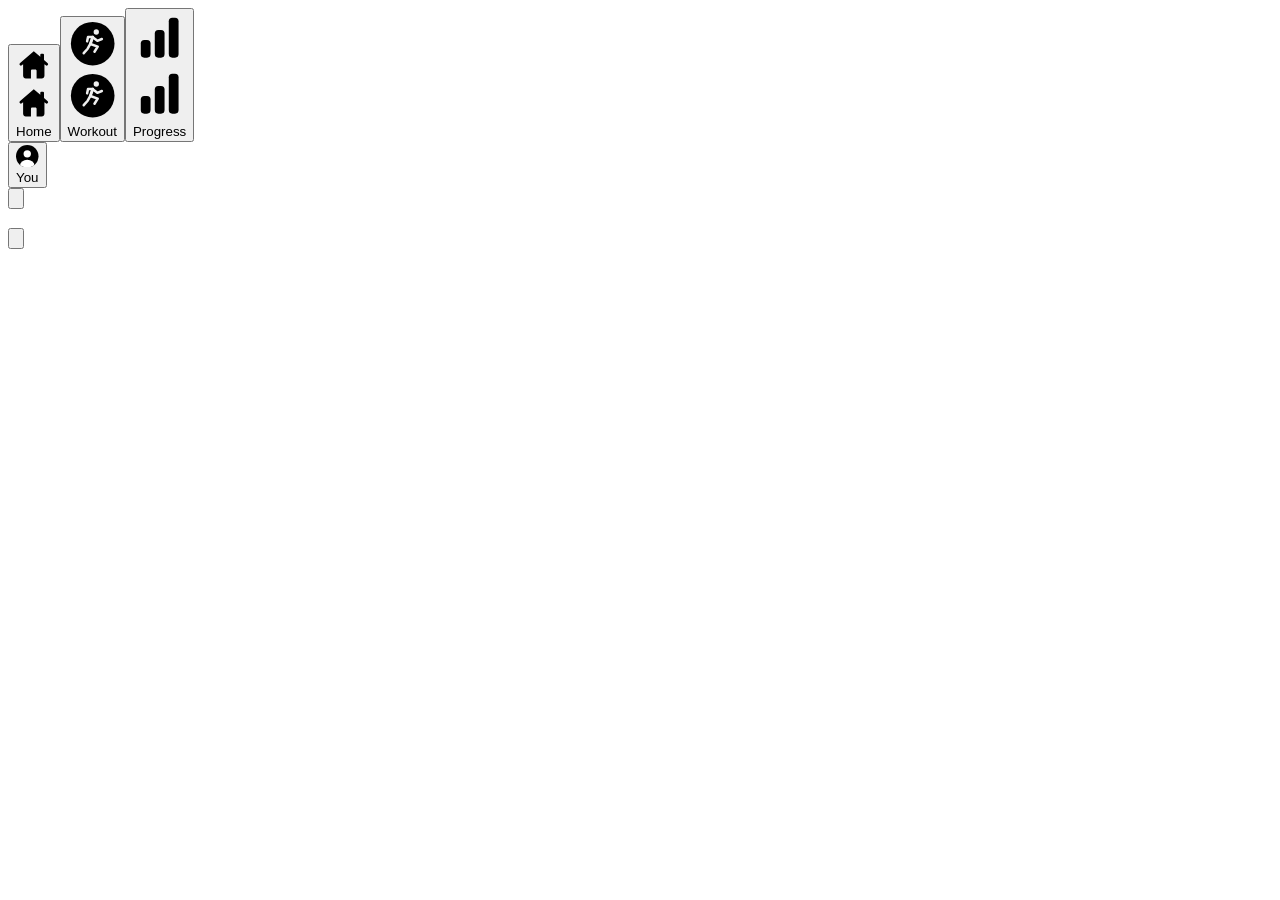
<file: nitfit-src/index.tpl.html>
<!DOCTYPE html>
<html lang="en" data-theme="dark">
<head>
<meta charset="utf-8">
<meta name="viewport" content="width=device-width, initial-scale=1, viewport-fit=cover, user-scalable=no">
<title>NitFit</title>
<meta name="apple-mobile-web-app-capable" content="yes">
<meta name="mobile-web-app-capable" content="yes">
<meta name="apple-mobile-web-app-title" content="NitFit">
<meta name="apple-mobile-web-app-status-bar-style" content="black-translucent">
<meta name="theme-color" content="#181818">
<meta name="format-detection" content="telephone=no">
<link rel="manifest" href="manifest.webmanifest">
<link rel="apple-touch-icon" sizes="180x180" href="icons/nitfit-180.png?v=37">
<link rel="icon" type="image/png" sizes="192x192" href="icons/nitfit-192.png?v=37">
<script>try{var t=localStorage.getItem("nitfit:theme");if(t)document.documentElement.dataset.theme=t}catch(e){}</script>
<style>
/*CSS*/
</style>
</head>
<body>
<div id="main" class="scr"></div><div class="topfade" aria-hidden="true"></div>
<div id="page" class="scr"></div>

<div id="mini" hidden></div>
<svg width="0" height="0" style="position:absolute" aria-hidden="true"><filter id="lgw" x="0" y="0" width="1" height="1" primitiveUnits="objectBoundingBox" color-interpolation-filters="sRGB"><feImage id="lgwImg" x="0" y="0" width="1" height="1" preserveAspectRatio="none" result="m"/><feDisplacementMap in="SourceGraphic" in2="m" scale=".05" xChannelSelector="R" yChannelSelector="G"/></filter></svg><nav id="tabs"><div class="tcap"><div class="tbg"></div><div class="pill"></div><div class="lens"><div class="lwarp"><div class="lrow"></div></div></div><button data-a="tab" data-tab="dashboard" class="on"><span class="tic"><svg class="o" viewBox="0 0 24 24" aria-hidden="true"><path fill="currentColor" d="M12 2.9 2.6 10.9a1 1 0 0 0 1.3 1.5l.9-.77v7.82c0 1 .8 1.8 1.8 1.8h3.5v-5.2c0-.5.4-.85.85-.85h2.1c.5 0 .85.4.85.85v5.2h3.5c1 0 1.8-.8 1.8-1.8v-7.82l.9.77a1 1 0 0 0 1.3-1.5l-2.5-2.13V5.2a.7.7 0 0 0-.7-.7h-1.1a.7.7 0 0 0-.7.7v1.4z"/></svg><svg class="f" viewBox="0 0 24 24" aria-hidden="true"><path fill="currentColor" d="M12 2.9 2.6 10.9a1 1 0 0 0 1.3 1.5l.9-.77v7.82c0 1 .8 1.8 1.8 1.8h3.5v-5.2c0-.5.4-.85.85-.85h2.1c.5 0 .85.4.85.85v5.2h3.5c1 0 1.8-.8 1.8-1.8v-7.82l.9.77a1 1 0 0 0 1.3-1.5l-2.5-2.13V5.2a.7.7 0 0 0-.7-.7h-1.1a.7.7 0 0 0-.7.7v1.4z"/></svg></span><span class="tlb">Home</span></button><button data-a="tab" data-tab="workout"><span class="tic"><svg class="o" viewBox="0 0 24 24" aria-hidden="true"><defs><mask id="mrun"><rect width="24" height="24" fill="#fff"/><g stroke="#000" stroke-width="1.22" stroke-linecap="round" stroke-linejoin="round" fill="none"><path d="M12.09 8.77 L10.95 12.09"/><path d="M11.91 8.77 L10.78 12.09"/><path d="M12.00 8.86 L14.27 10.60 L16.45 9.73"/><path d="M11.65 8.69 L9.73 8.77 L9.30 10.87"/><path d="M10.78 12.17 L9.56 14.44 L7.64 16.62"/><path d="M10.87 12.17 L14.44 13.40 L12.87 15.92"/></g><circle cx="13.74" cy="6.33" r="1.29" fill="#000"/></mask></defs><circle cx="12" cy="12" r="10.6" fill="currentColor" mask="url(#mrun)"/></svg><svg class="f" viewBox="0 0 24 24" aria-hidden="true"><defs><mask id="mrun2"><rect width="24" height="24" fill="#fff"/><g stroke="#000" stroke-width="1.22" stroke-linecap="round" stroke-linejoin="round" fill="none"><path d="M12.09 8.77 L10.95 12.09"/><path d="M11.91 8.77 L10.78 12.09"/><path d="M12.00 8.86 L14.27 10.60 L16.45 9.73"/><path d="M11.65 8.69 L9.73 8.77 L9.30 10.87"/><path d="M10.78 12.17 L9.56 14.44 L7.64 16.62"/><path d="M10.87 12.17 L14.44 13.40 L12.87 15.92"/></g><circle cx="13.74" cy="6.33" r="1.29" fill="#000"/></mask></defs><circle cx="12" cy="12" r="10.6" fill="currentColor" mask="url(#mrun2)"/></svg></span><span class="tlb">Workout</span></button><button data-a="tab" data-tab="levels"><span class="tic"><svg class="o" viewBox="0 0 24 24" aria-hidden="true"><g fill="currentColor"><rect x="3.5" y="13" width="4.4" height="8" rx="1.6"/><rect x="9.8" y="8.5" width="4.4" height="12.5" rx="1.6"/><rect x="16.1" y="3" width="4.4" height="18" rx="1.6"/></g></svg><svg class="f" viewBox="0 0 24 24" aria-hidden="true"><g fill="currentColor"><rect x="3.5" y="13" width="4.4" height="8" rx="1.6"/><rect x="9.8" y="8.5" width="4.4" height="12.5" rx="1.6"/><rect x="16.1" y="3" width="4.4" height="18" rx="1.6"/></g></svg></span><span class="tlb">Progress</span></button></div><button class="tyou" data-a="tab" data-tab="profile"><span class="tbg"></span><span class="tic"><svg class="av" viewBox="0 0 28 28" aria-hidden="true"><defs><clipPath id="avc"><circle cx="14" cy="14" r="14"/></clipPath></defs><circle cx="14" cy="14" r="14" class="avb"/><g clip-path="url(#avc)" fill="#fff"><circle cx="14" cy="11" r="4.6"/><ellipse cx="14" cy="25.5" rx="9" ry="7.2"/></g></svg></span><span class="tlb">You</span></button></nav>

<div class="kp" id="kp"></div>
<div class="scrim" id="scrim" data-a="closeSheet"></div>
<div class="sheet" id="sheet"><div class="grab"><i></i></div><div class="shd"><button class="ib" data-a="closeSheet" aria-label="Close"><svg viewBox="0 0 24 24" fill="none" stroke="currentColor" stroke-width="2.2" stroke-linecap="round"><path d="M6 6l12 12M18 6L6 18"/></svg></button><div class="tt"><h3></h3><p></p></div><span class="shr"></span></div><div class="sbody"></div></div>

<div class="dlg" id="dlg"><div class="dbg" data-a="closeDialog"></div><div class="dc"><div class="dh"><h3></h3><button class="x" data-a="closeDialog" aria-label="Close"><svg viewBox="0 0 24 24" fill="none" stroke="currentColor" stroke-width="2.2" stroke-linecap="round"><path d="M6 6l12 12M18 6L6 18"/></svg></button></div><div class="db"></div></div></div>
<div id="toast" class="toast"></div>
<input type="file" id="importIn" accept="application/json,.json" hidden>

<script>
/*JS*/
</script>
</body>
</html>
</file>
